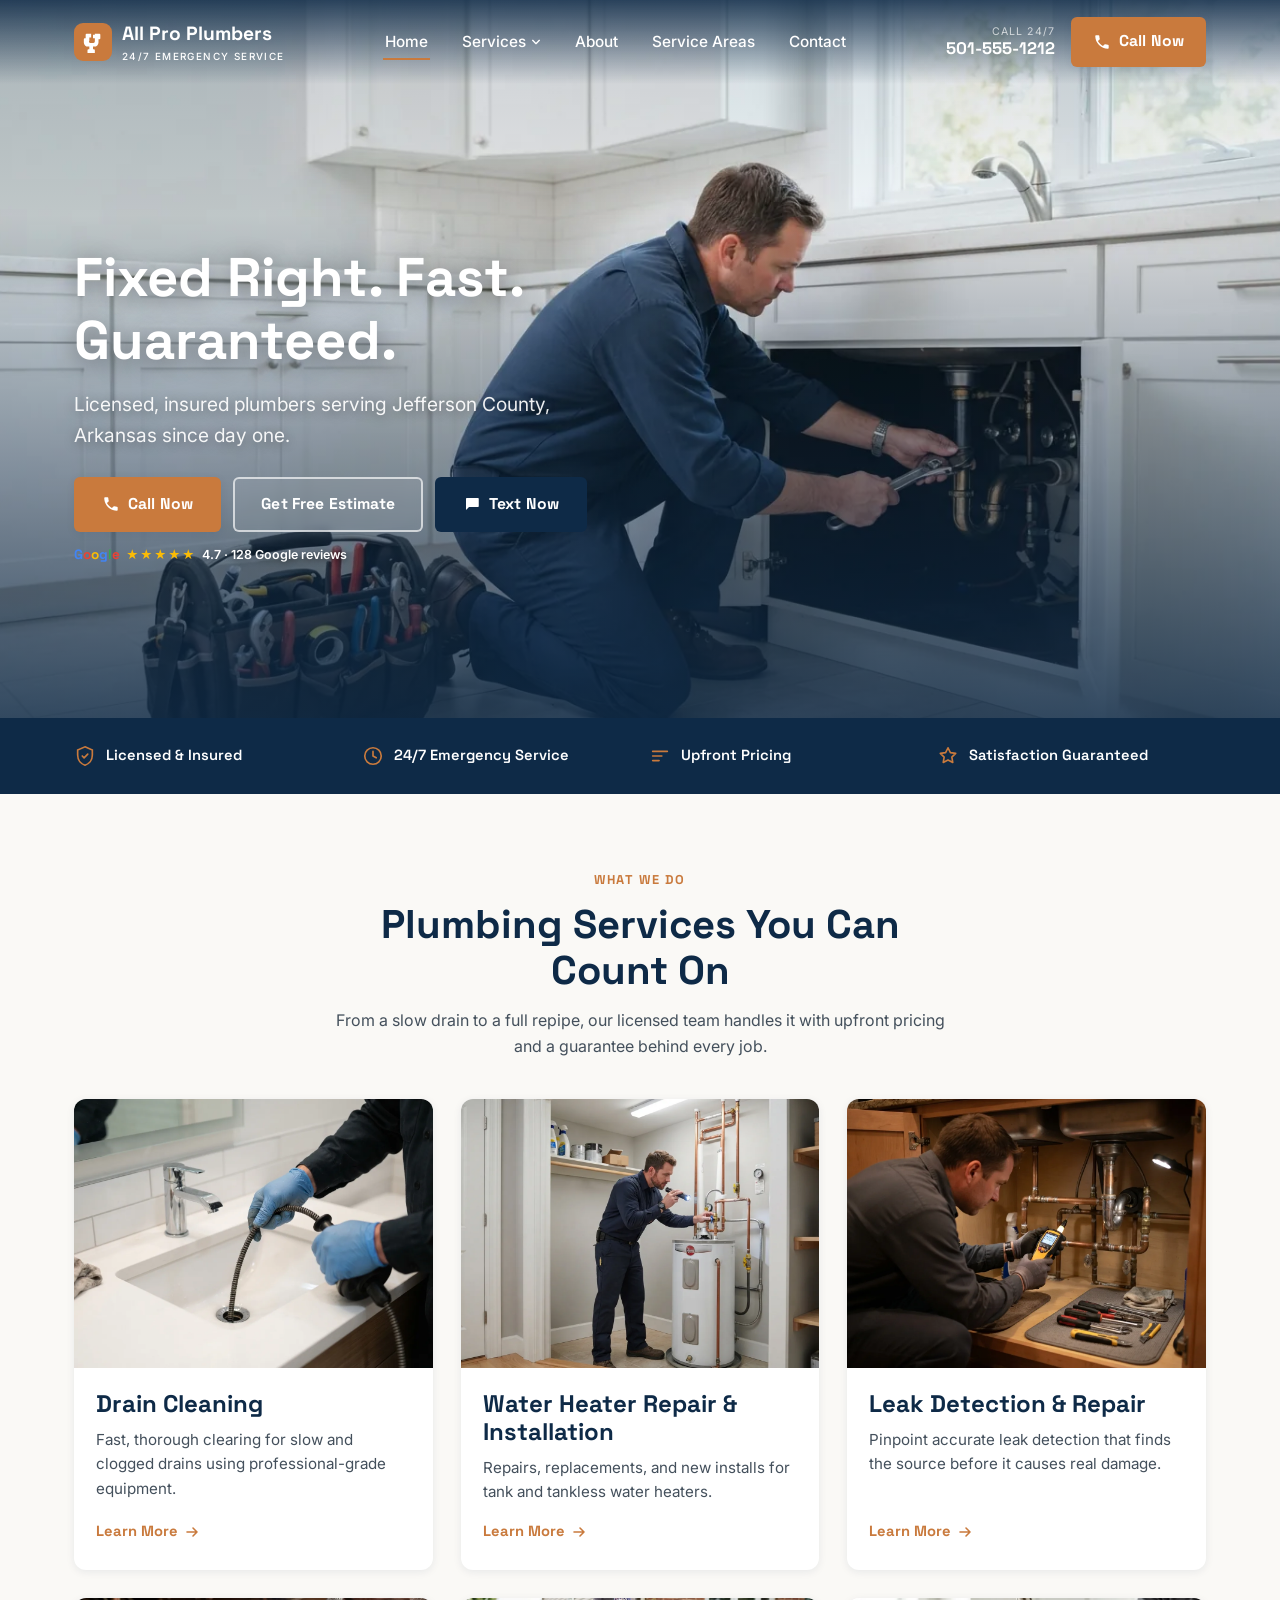
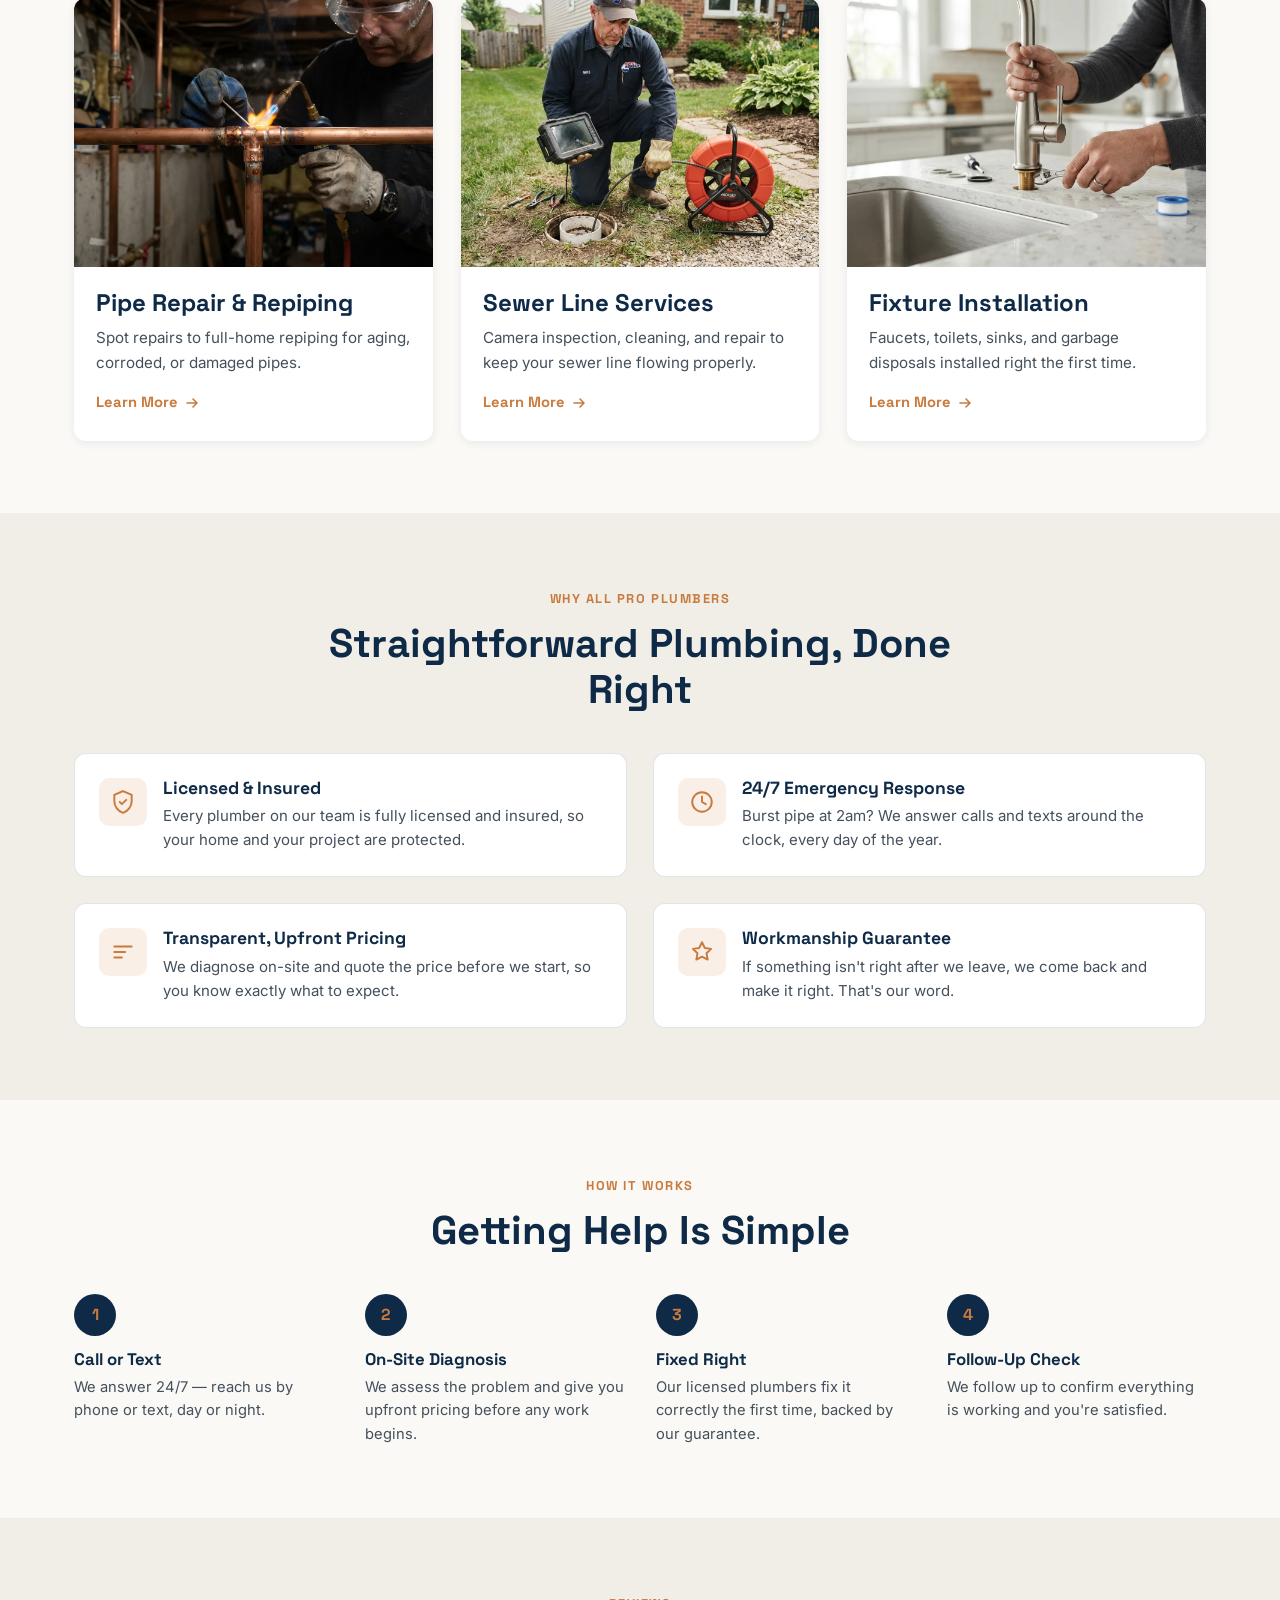
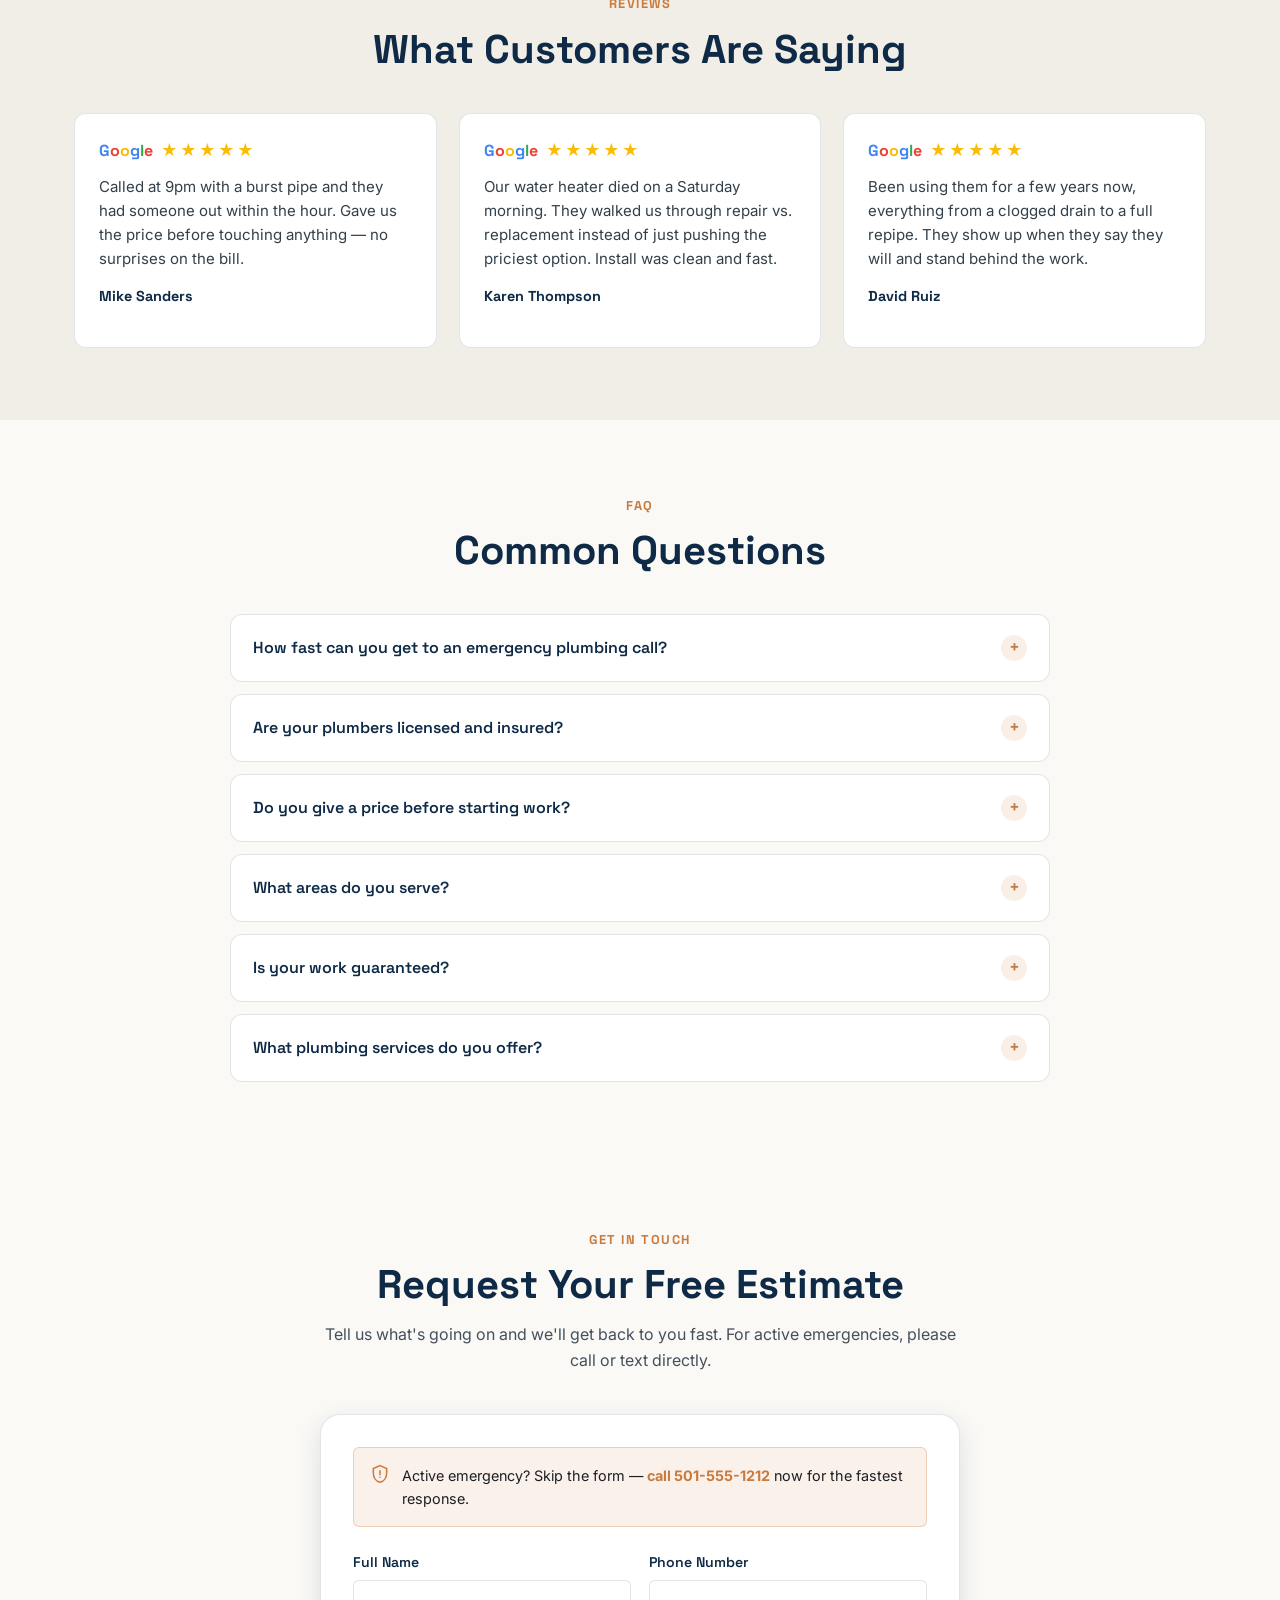
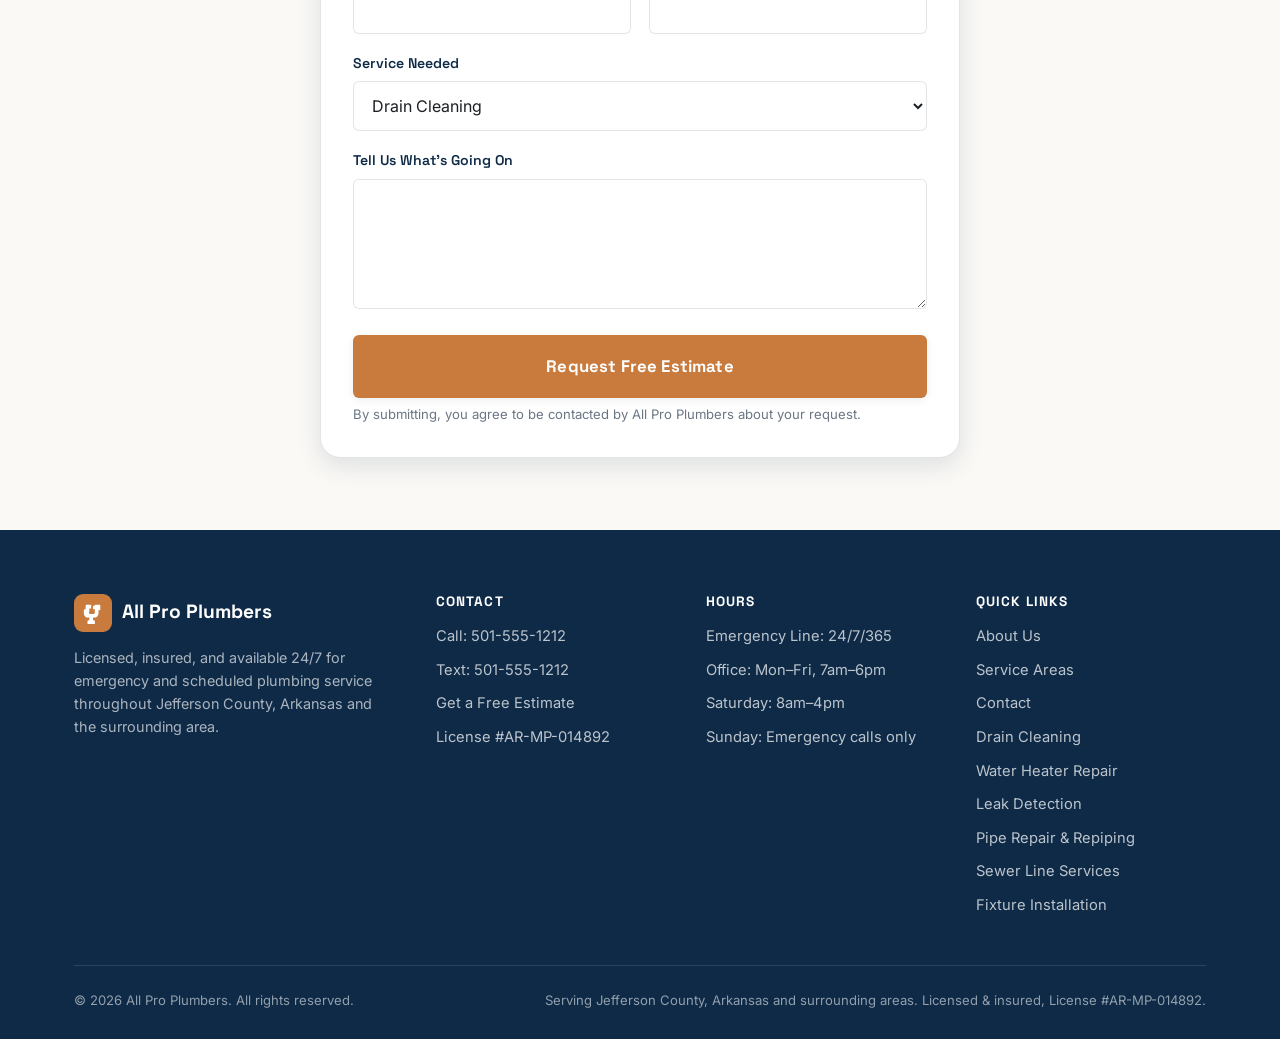
<file: index.html>
<!doctype html>
<html lang="en">
<head>
<meta charset="UTF-8">
<meta name="viewport" content="width=device-width, initial-scale=1">
<title>All Pro Plumbers | 24/7 Emergency Plumber in Jefferson County, Arkansas</title>
<meta name="description" content="Licensed, insured plumbers serving Jefferson County, Arkansas with 24/7 emergency response, upfront pricing, and a workmanship guarantee. Call now for fast, honest plumbing repair.">
<link rel="canonical" href="https://allproplumbersjc.com/index.html">
<meta name="robots" content="index, follow">

<meta property="og:type" content="website">
<meta property="og:site_name" content="All Pro Plumbers">
<meta property="og:title" content="All Pro Plumbers | 24/7 Emergency Plumber in Jefferson County, Arkansas">
<meta property="og:description" content="Licensed, insured plumbers serving Jefferson County, Arkansas with 24/7 emergency response, upfront pricing, and a workmanship guarantee.">
<meta property="og:url" content="https://allproplumbersjc.com/index.html">
<meta property="og:image" content="https://allproplumbersjc.com/assets/plumbers-hero-action.webp">
<meta name="twitter:card" content="summary_large_image">
<meta name="twitter:title" content="All Pro Plumbers | 24/7 Emergency Plumber in Jefferson County, Arkansas">
<meta name="twitter:description" content="Licensed, insured plumbers serving Jefferson County, Arkansas with 24/7 emergency response, upfront pricing, and a workmanship guarantee.">
<meta name="twitter:image" content="https://allproplumbersjc.com/assets/plumbers-hero-action.webp">

<link rel="icon" type="image/svg+xml" href="/assets/favicon.svg">
<link rel="preconnect" href="https://fonts.googleapis.com">
<link rel="preconnect" href="https://fonts.gstatic.com" crossorigin>
<link href="https://fonts.googleapis.com/css2?family=Space+Grotesk:wght@500;700&family=Inter:wght@400;500;600;700&display=swap" rel="stylesheet">
<link rel="stylesheet" href="/css/style.css">

<script type="application/ld+json">
{
  "@context": "https://schema.org",
  "@type": "Plumber",
  "name": "All Pro Plumbers",
  "image": "https://allproplumbersjc.com/assets/plumbers-hero-action.webp",
  "telephone": "501-555-1212",
  "priceRange": "$$",
  "address": {
    "@type": "PostalAddress",
    "addressLocality": "Jefferson County",
    "addressRegion": "Arkansas"
  },
  "areaServed": "Jefferson County, Arkansas",
  "url": "https://allproplumbersjc.com/index.html",
  "openingHoursSpecification": [
    {
      "@type": "OpeningHoursSpecification",
      "dayOfWeek": ["Monday","Tuesday","Wednesday","Thursday","Friday"],
      "opens": "07:00",
      "closes": "18:00"
    },
    {
      "@type": "OpeningHoursSpecification",
      "dayOfWeek": ["Saturday"],
      "opens": "08:00",
      "closes": "16:00"
    },
    {
      "@type": "OpeningHoursSpecification",
      "dayOfWeek": ["Sunday","Monday","Tuesday","Wednesday","Thursday","Friday","Saturday"],
      "description": "24/7 emergency service available",
      "opens": "00:00",
      "closes": "23:59"
    }
  ],
  "sameAs": []
}
</script>
<script type="application/ld+json">
{
  "@context": "https://schema.org",
  "@type": "FAQPage",
  "mainEntity": [
    {
      "@type": "Question",
      "name": "How fast can you get to an emergency plumbing call?",
      "acceptedAnswer": { "@type": "Answer", "text": "We answer calls and texts 24/7 and dispatch a licensed plumber to emergencies as quickly as possible, day or night, including weekends and holidays." }
    },
    {
      "@type": "Question",
      "name": "Are your plumbers licensed and insured?",
      "acceptedAnswer": { "@type": "Answer", "text": "Yes. Every plumber on our team is fully licensed and insured, and all work is backed by our workmanship guarantee." }
    },
    {
      "@type": "Question",
      "name": "Do you give a price before starting work?",
      "acceptedAnswer": { "@type": "Answer", "text": "Always. We diagnose the problem on-site and give you upfront pricing before any repair begins, so there are no surprises on your invoice." }
    },
    {
      "@type": "Question",
      "name": "What areas do you serve?",
      "acceptedAnswer": { "@type": "Answer", "text": "We serve Jefferson County, Arkansas and the surrounding communities. Visit our Service Areas page for a full list, or call to confirm we cover your address." }
    },
    {
      "@type": "Question",
      "name": "Is your work guaranteed?",
      "acceptedAnswer": { "@type": "Answer", "text": "Yes. Every repair and installation is backed by our workmanship guarantee, and we'll come back and make it right if something isn't working as it should." }
    },
    {
      "@type": "Question",
      "name": "What plumbing services do you offer?",
      "acceptedAnswer": { "@type": "Answer", "text": "We handle drain cleaning, water heater repair and installation, leak detection and repair, pipe repair and repiping, sewer line services, and fixture installation for faucets, toilets, sinks, and disposals." }
    }
  ]
}
</script>
</head>
<body>
<a class="skip-link" href="#main">Skip to content</a>
<div data-include="/partials/header.html"></div>

<main id="main">

  <section class="hero">
    <div class="hero-media">
      <img src="/assets/plumbers-hero-action.webp" alt="Licensed All Pro Plumbers technician repairing a pipe on a service call" width="1600" height="900" onerror="this.closest('.hero-media').style.display='none'">
    </div>
    <div class="container hero-content">
      <h1>Fixed Right. Fast. Guaranteed.</h1>
      <p class="hero-sub">Licensed, insured plumbers serving Jefferson County, Arkansas since day one.</p>
      <div class="hero-cta-row">
        <a class="btn btn-copper" href="tel:501-555-1212">
          <svg viewBox="0 0 24 24" fill="none" aria-hidden="true"><path d="M6.6 10.8c1.4 2.8 3.8 5.2 6.6 6.6l2.2-2.2c.3-.3.7-.4 1-.2 1.1.4 2.3.6 3.5.6.6 0 1 .4 1 1V20c0 .6-.4 1-1 1C10.9 21 3 13.1 3 3.9 3 3.4 3.4 3 4 3h3.4c.6 0 1 .4 1 1 0 1.2.2 2.4.6 3.5.1.3 0 .7-.2 1L6.6 10.8z" fill="currentColor"/></svg>
          Call Now
        </a>
        <a class="btn btn-outline-light" href="#contact-form">Get Free Estimate</a>
        <a class="btn btn-navy" href="sms:501-555-1212?&amp;body=Hi%2C%20I%20need%20plumbing%20help%3A">
          <svg viewBox="0 0 24 24" fill="none" aria-hidden="true"><path d="M4 4h16a1 1 0 0 1 1 1v10a1 1 0 0 1-1 1H8l-4 4V5a1 1 0 0 1 1-1z" fill="currentColor"/></svg>
          Text Now
        </a>
      </div>
      <div class="hero-reviews">
        <span class="g-logo" aria-hidden="true"><span class="g1">G</span><span class="g2">o</span><span class="g3">o</span><span class="g4">g</span><span class="g5">l</span><span class="g6">e</span></span>
        <span class="stars" aria-hidden="true">★★★★★</span>
        <span class="rev-text">4.7 &middot; 128 Google reviews</span>
      </div>
    </div>
  </section>

  <section class="trust-bar">
    <div class="container">
      <ul>
        <li><svg viewBox="0 0 24 24" fill="none" aria-hidden="true"><path d="M12 2l8 3.5V11c0 5.2-3.4 9.6-8 11-4.6-1.4-8-5.8-8-11V5.5L12 2z" stroke="currentColor" stroke-width="1.8"/><path d="M9 12l2 2 4-4" stroke="currentColor" stroke-width="1.8" stroke-linecap="round" stroke-linejoin="round"/></svg>Licensed &amp; Insured</li>
        <li><svg viewBox="0 0 24 24" fill="none" aria-hidden="true"><circle cx="12" cy="12" r="9" stroke="currentColor" stroke-width="1.8"/><path d="M12 7v5l3.5 2" stroke="currentColor" stroke-width="1.8" stroke-linecap="round" stroke-linejoin="round"/></svg>24/7 Emergency Service</li>
        <li><svg viewBox="0 0 24 24" fill="none" aria-hidden="true"><path d="M4 7h16M4 12h10M4 17h7" stroke="currentColor" stroke-width="1.8" stroke-linecap="round"/></svg>Upfront Pricing</li>
        <li><svg viewBox="0 0 24 24" fill="none" aria-hidden="true"><path d="M12 3l2.6 5.3 5.8.8-4.2 4.1 1 5.8-5.2-2.7-5.2 2.7 1-5.8-4.2-4.1 5.8-.8L12 3z" stroke="currentColor" stroke-width="1.8" stroke-linejoin="round"/></svg>Satisfaction Guaranteed</li>
      </ul>
    </div>
  </section>

  <section id="services">
    <div class="container">
      <div class="section-head center">
        <span class="eyebrow">What We Do</span>
        <h2>Plumbing Services You Can Count On</h2>
        <p>From a slow drain to a full repipe, our licensed team handles it with upfront pricing and a guarantee behind every job.</p>
      </div>
      <div class="services-grid">

        <article class="service-card">
          <div class="service-card-media"><img src="/assets/plumbers-service-drain-cleaning.webp" alt="Plumber performing drain cleaning service" width="640" height="480" loading="lazy"></div>
          <div class="service-card-body">
            <h3>Drain Cleaning</h3>
            <p>Fast, thorough clearing for slow and clogged drains using professional-grade equipment.</p>
            <a class="service-card-link" href="/services/drain-cleaning.html">Learn More <svg viewBox="0 0 16 16" fill="none" aria-hidden="true"><path d="M3 8h10M9 4l4 4-4 4" stroke="currentColor" stroke-width="1.6" stroke-linecap="round" stroke-linejoin="round"/></svg></a>
          </div>
        </article>

        <article class="service-card">
          <div class="service-card-media"><img src="/assets/plumbers-service-water-heater.webp" alt="Plumber servicing a residential water heater" width="640" height="480" loading="lazy"></div>
          <div class="service-card-body">
            <h3>Water Heater Repair &amp; Installation</h3>
            <p>Repairs, replacements, and new installs for tank and tankless water heaters.</p>
            <a class="service-card-link" href="/services/water-heater-repair-installation.html">Learn More <svg viewBox="0 0 16 16" fill="none" aria-hidden="true"><path d="M3 8h10M9 4l4 4-4 4" stroke="currentColor" stroke-width="1.6" stroke-linecap="round" stroke-linejoin="round"/></svg></a>
          </div>
        </article>

        <article class="service-card">
          <div class="service-card-media"><img src="/assets/plumbers-service-leak-detection.webp" alt="Plumber using leak detection equipment" width="640" height="480" loading="lazy"></div>
          <div class="service-card-body">
            <h3>Leak Detection &amp; Repair</h3>
            <p>Pinpoint accurate leak detection that finds the source before it causes real damage.</p>
            <a class="service-card-link" href="/services/leak-detection-repair.html">Learn More <svg viewBox="0 0 16 16" fill="none" aria-hidden="true"><path d="M3 8h10M9 4l4 4-4 4" stroke="currentColor" stroke-width="1.6" stroke-linecap="round" stroke-linejoin="round"/></svg></a>
          </div>
        </article>

        <article class="service-card">
          <div class="service-card-media"><img src="/assets/plumbers-service-pipe-repair.webp" alt="Plumber repairing a section of copper pipe" width="640" height="480" loading="lazy"></div>
          <div class="service-card-body">
            <h3>Pipe Repair &amp; Repiping</h3>
            <p>Spot repairs to full-home repiping for aging, corroded, or damaged pipes.</p>
            <a class="service-card-link" href="/services/pipe-repair-repiping.html">Learn More <svg viewBox="0 0 16 16" fill="none" aria-hidden="true"><path d="M3 8h10M9 4l4 4-4 4" stroke="currentColor" stroke-width="1.6" stroke-linecap="round" stroke-linejoin="round"/></svg></a>
          </div>
        </article>

        <article class="service-card">
          <div class="service-card-media"><img src="/assets/plumbers-service-sewer-line.webp" alt="Plumber inspecting a sewer line" width="640" height="480" loading="lazy"></div>
          <div class="service-card-body">
            <h3>Sewer Line Services</h3>
            <p>Camera inspection, cleaning, and repair to keep your sewer line flowing properly.</p>
            <a class="service-card-link" href="/services/sewer-line-services.html">Learn More <svg viewBox="0 0 16 16" fill="none" aria-hidden="true"><path d="M3 8h10M9 4l4 4-4 4" stroke="currentColor" stroke-width="1.6" stroke-linecap="round" stroke-linejoin="round"/></svg></a>
          </div>
        </article>

        <article class="service-card">
          <div class="service-card-media"><img src="/assets/plumbers-service-fixture-install.webp" alt="Plumber installing a bathroom fixture" width="640" height="480" loading="lazy"></div>
          <div class="service-card-body">
            <h3>Fixture Installation</h3>
            <p>Faucets, toilets, sinks, and garbage disposals installed right the first time.</p>
            <a class="service-card-link" href="/services/fixture-installation.html">Learn More <svg viewBox="0 0 16 16" fill="none" aria-hidden="true"><path d="M3 8h10M9 4l4 4-4 4" stroke="currentColor" stroke-width="1.6" stroke-linecap="round" stroke-linejoin="round"/></svg></a>
          </div>
        </article>

      </div>
    </div>
  </section>

  <section class="section-alt">
    <div class="container">
      <div class="section-head center">
        <span class="eyebrow">Why All Pro Plumbers</span>
        <h2>Straightforward Plumbing, Done Right</h2>
      </div>
      <div class="why-grid">
        <div class="why-card">
          <span class="icon"><svg viewBox="0 0 24 24" fill="none" aria-hidden="true"><path d="M12 2l8 3.5V11c0 5.2-3.4 9.6-8 11-4.6-1.4-8-5.8-8-11V5.5L12 2z" stroke="currentColor" stroke-width="1.8"/><path d="M9 12l2 2 4-4" stroke="currentColor" stroke-width="1.8" stroke-linecap="round" stroke-linejoin="round"/></svg></span>
          <div>
            <h3>Licensed &amp; Insured</h3>
            <p>Every plumber on our team is fully licensed and insured, so your home and your project are protected.</p>
          </div>
        </div>
        <div class="why-card">
          <span class="icon"><svg viewBox="0 0 24 24" fill="none" aria-hidden="true"><circle cx="12" cy="12" r="9" stroke="currentColor" stroke-width="1.8"/><path d="M12 7v5l3.5 2" stroke="currentColor" stroke-width="1.8" stroke-linecap="round" stroke-linejoin="round"/></svg></span>
          <div>
            <h3>24/7 Emergency Response</h3>
            <p>Burst pipe at 2am? We answer calls and texts around the clock, every day of the year.</p>
          </div>
        </div>
        <div class="why-card">
          <span class="icon"><svg viewBox="0 0 24 24" fill="none" aria-hidden="true"><path d="M4 7h16M4 12h10M4 17h7" stroke="currentColor" stroke-width="1.8" stroke-linecap="round"/></svg></span>
          <div>
            <h3>Transparent, Upfront Pricing</h3>
            <p>We diagnose on-site and quote the price before we start, so you know exactly what to expect.</p>
          </div>
        </div>
        <div class="why-card">
          <span class="icon"><svg viewBox="0 0 24 24" fill="none" aria-hidden="true"><path d="M12 3l2.6 5.3 5.8.8-4.2 4.1 1 5.8-5.2-2.7-5.2 2.7 1-5.8-4.2-4.1 5.8-.8L12 3z" stroke="currentColor" stroke-width="1.8" stroke-linejoin="round"/></svg></span>
          <div>
            <h3>Workmanship Guarantee</h3>
            <p>If something isn't right after we leave, we come back and make it right. That's our word.</p>
          </div>
        </div>
      </div>
    </div>
  </section>

  <section>
    <div class="container">
      <div class="section-head center">
        <span class="eyebrow">How It Works</span>
        <h2>Getting Help Is Simple</h2>
      </div>
      <div class="process-strip">
        <div class="process-step">
          <span class="num">1</span>
          <h3>Call or Text</h3>
          <p>We answer 24/7 — reach us by phone or text, day or night.</p>
        </div>
        <div class="process-step">
          <span class="num">2</span>
          <h3>On-Site Diagnosis</h3>
          <p>We assess the problem and give you upfront pricing before any work begins.</p>
        </div>
        <div class="process-step">
          <span class="num">3</span>
          <h3>Fixed Right</h3>
          <p>Our licensed plumbers fix it correctly the first time, backed by our guarantee.</p>
        </div>
        <div class="process-step">
          <span class="num">4</span>
          <h3>Follow-Up Check</h3>
          <p>We follow up to confirm everything is working and you're satisfied.</p>
        </div>
      </div>
    </div>
  </section>

  <section class="section-alt">
    <div class="container">
      <div class="section-head center">
        <span class="eyebrow">Reviews</span>
        <h2>What Customers Are Saying</h2>
      </div>
      <div class="reviews-grid">
        <!-- DEMO CONTENT: sample review for pitch purposes — swap in a real, verbatim Google review before this site goes live -->
        <div class="review-card">
          <span class="rating-line"><span class="g-logo" aria-hidden="true"><span class="g1">G</span><span class="g2">o</span><span class="g3">o</span><span class="g4">g</span><span class="g5">l</span><span class="g6">e</span></span><span class="stars" aria-hidden="true">★★★★★</span></span>
          <p>Called at 9pm with a burst pipe and they had someone out within the hour. Gave us the price before touching anything — no surprises on the bill.</p>
          <p class="author">Mike Sanders</p>
        </div>
        <!-- DEMO CONTENT: sample review for pitch purposes — swap in a real, verbatim Google review before this site goes live -->
        <div class="review-card">
          <span class="rating-line"><span class="g-logo" aria-hidden="true"><span class="g1">G</span><span class="g2">o</span><span class="g3">o</span><span class="g4">g</span><span class="g5">l</span><span class="g6">e</span></span><span class="stars" aria-hidden="true">★★★★★</span></span>
          <p>Our water heater died on a Saturday morning. They walked us through repair vs. replacement instead of just pushing the priciest option. Install was clean and fast.</p>
          <p class="author">Karen Thompson</p>
        </div>
        <!-- DEMO CONTENT: sample review for pitch purposes — swap in a real, verbatim Google review before this site goes live -->
        <div class="review-card">
          <span class="rating-line"><span class="g-logo" aria-hidden="true"><span class="g1">G</span><span class="g2">o</span><span class="g3">o</span><span class="g4">g</span><span class="g5">l</span><span class="g6">e</span></span><span class="stars" aria-hidden="true">★★★★★</span></span>
          <p>Been using them for a few years now, everything from a clogged drain to a full repipe. They show up when they say they will and stand behind the work.</p>
          <p class="author">David Ruiz</p>
        </div>
      </div>
    </div>
  </section>

  <section>
    <div class="container">
      <div class="section-head center">
        <span class="eyebrow">FAQ</span>
        <h2>Common Questions</h2>
      </div>
      <div class="faq-list">
        <div class="faq-item">
          <button class="faq-question" aria-expanded="false">How fast can you get to an emergency plumbing call?<span class="plus">+</span></button>
          <div class="faq-answer"><div class="faq-answer-inner">We answer calls and texts 24/7 and dispatch a licensed plumber to emergencies as quickly as possible, day or night, including weekends and holidays.</div></div>
        </div>
        <div class="faq-item">
          <button class="faq-question" aria-expanded="false">Are your plumbers licensed and insured?<span class="plus">+</span></button>
          <div class="faq-answer"><div class="faq-answer-inner">Yes. Every plumber on our team is fully licensed and insured, and all work is backed by our workmanship guarantee.</div></div>
        </div>
        <div class="faq-item">
          <button class="faq-question" aria-expanded="false">Do you give a price before starting work?<span class="plus">+</span></button>
          <div class="faq-answer"><div class="faq-answer-inner">Always. We diagnose the problem on-site and give you upfront pricing before any repair begins, so there are no surprises on your invoice.</div></div>
        </div>
        <div class="faq-item">
          <button class="faq-question" aria-expanded="false">What areas do you serve?<span class="plus">+</span></button>
          <div class="faq-answer"><div class="faq-answer-inner">We serve Jefferson County, Arkansas and the surrounding communities. Visit our <a href="/service-areas.html">Service Areas</a> page for a full list, or call to confirm we cover your address.</div></div>
        </div>
        <div class="faq-item">
          <button class="faq-question" aria-expanded="false">Is your work guaranteed?<span class="plus">+</span></button>
          <div class="faq-answer"><div class="faq-answer-inner">Yes. Every repair and installation is backed by our workmanship guarantee, and we'll come back and make it right if something isn't working as it should.</div></div>
        </div>
        <div class="faq-item">
          <button class="faq-question" aria-expanded="false">What plumbing services do you offer?<span class="plus">+</span></button>
          <div class="faq-answer"><div class="faq-answer-inner">We handle drain cleaning, water heater repair and installation, leak detection and repair, pipe repair and repiping, sewer line services, and fixture installation for faucets, toilets, sinks, and disposals.</div></div>
        </div>
      </div>
    </div>
  </section>

  <section id="contact-form">
    <div class="container">
      <div class="section-head center">
        <span class="eyebrow">Get In Touch</span>
        <h2>Request Your Free Estimate</h2>
        <p>Tell us what's going on and we'll get back to you fast. For active emergencies, please call or text directly.</p>
      </div>
      <div class="form-card" style="max-width:640px;margin:0 auto;">
        <div class="form-emergency-note">
          <svg viewBox="0 0 24 24" fill="none" aria-hidden="true"><path d="M12 2l8 3.5V11c0 5.2-3.4 9.6-8 11-4.6-1.4-8-5.8-8-11V5.5L12 2z" stroke="currentColor" stroke-width="1.8"/><path d="M12 8v5M12 16h.01" stroke="currentColor" stroke-width="1.8" stroke-linecap="round"/></svg>
          <span>Active emergency? Skip the form — <a href="tel:501-555-1212" style="color:var(--color-copper);font-weight:700;">call 501-555-1212</a> now for the fastest response.</span>
        </div>
        <form action="#" method="POST">
          <div class="form-row-grid two">
            <div class="form-row">
              <label for="name">Full Name</label>
              <input type="text" id="name" name="name" required>
            </div>
            <div class="form-row">
              <label for="phone">Phone Number</label>
              <input type="tel" id="phone" name="phone" required>
            </div>
          </div>
          <div class="form-row">
            <label for="service">Service Needed</label>
            <select id="service" name="service">
              <option>Drain Cleaning</option>
              <option>Water Heater Repair & Installation</option>
              <option>Leak Detection & Repair</option>
              <option>Pipe Repair & Repiping</option>
              <option>Sewer Line Services</option>
              <option>Fixture Installation</option>
              <option>Other / Not Sure</option>
            </select>
          </div>
          <div class="form-row">
            <label for="message">Tell Us What's Going On</label>
            <textarea id="message" name="message" rows="4"></textarea>
          </div>
          <button type="submit" class="btn btn-copper btn-block btn-lg">Request Free Estimate</button>
          <p class="form-note">By submitting, you agree to be contacted by All Pro Plumbers about your request.</p>
        </form>
      </div>
    </div>
  </section>

</main>

<div data-include="/partials/footer.html"></div>
<script src="/js/main.js"></script>
</body>
</html>
</file>
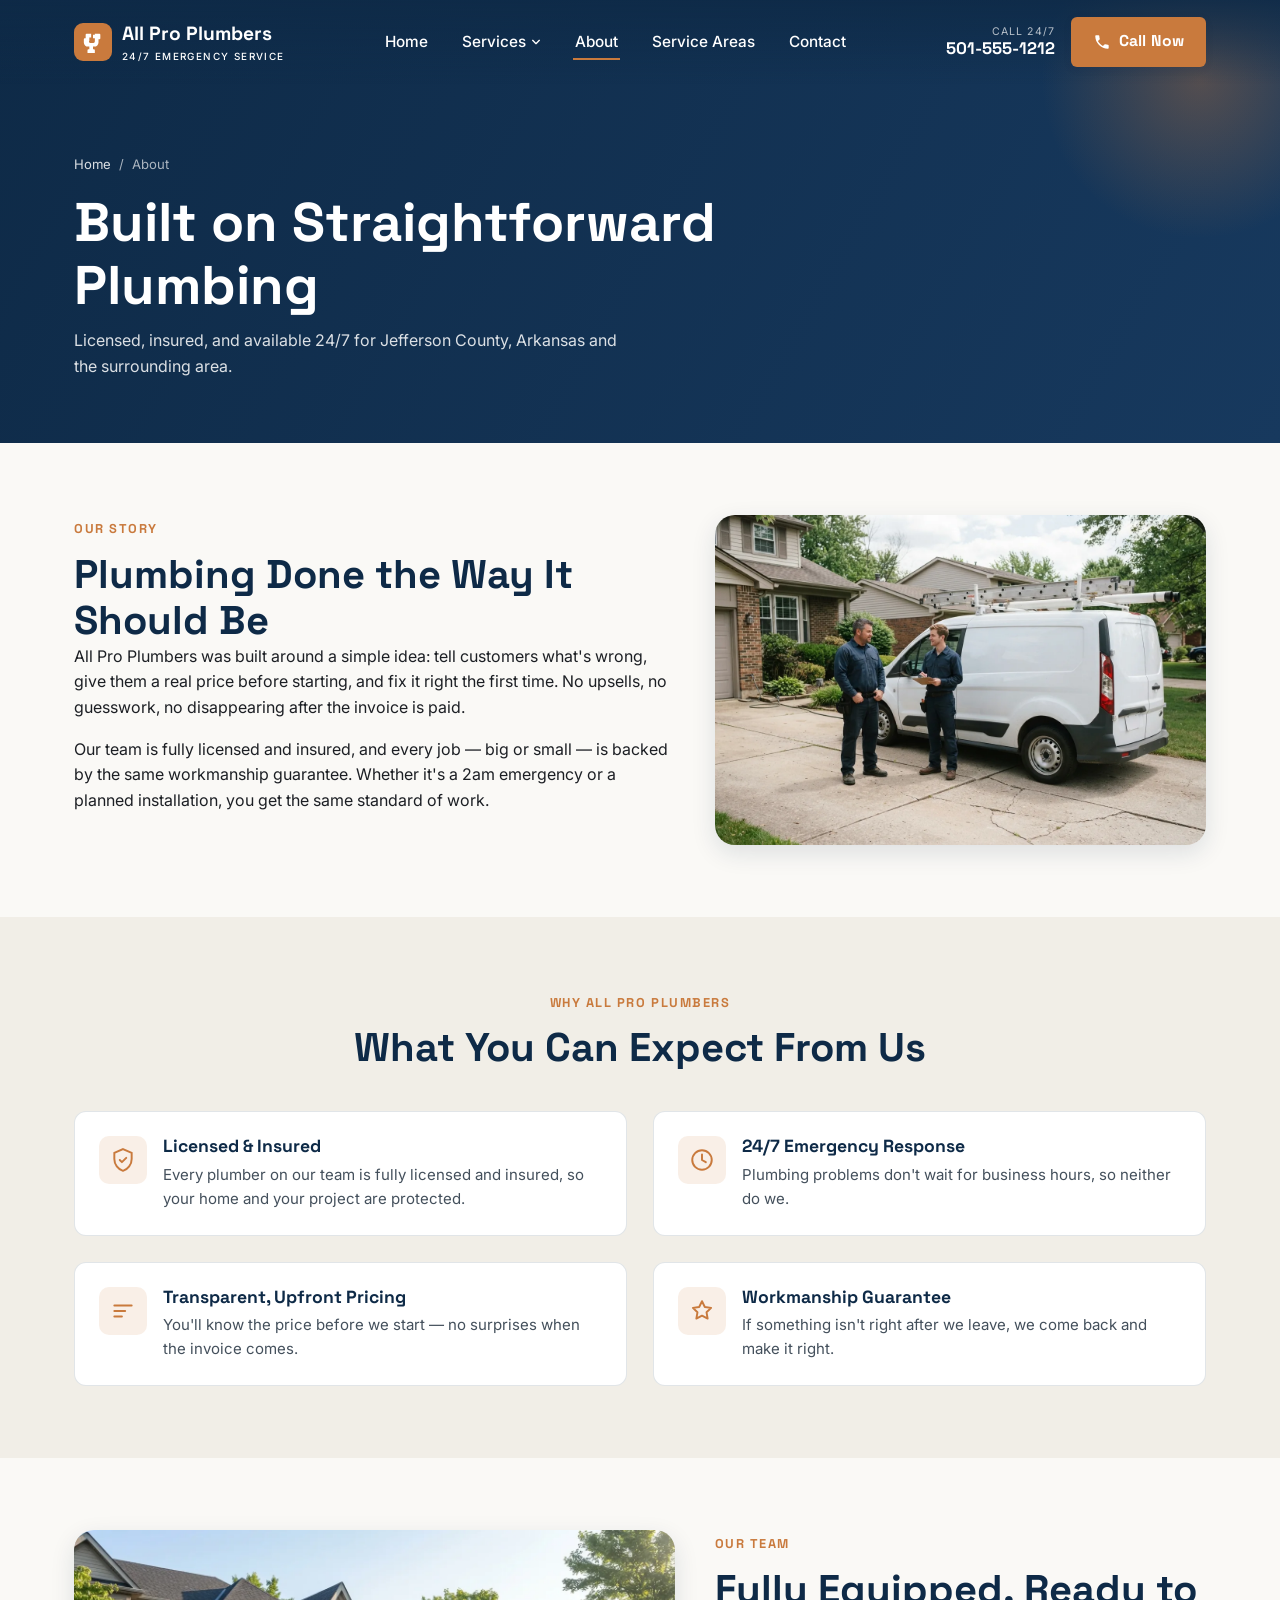
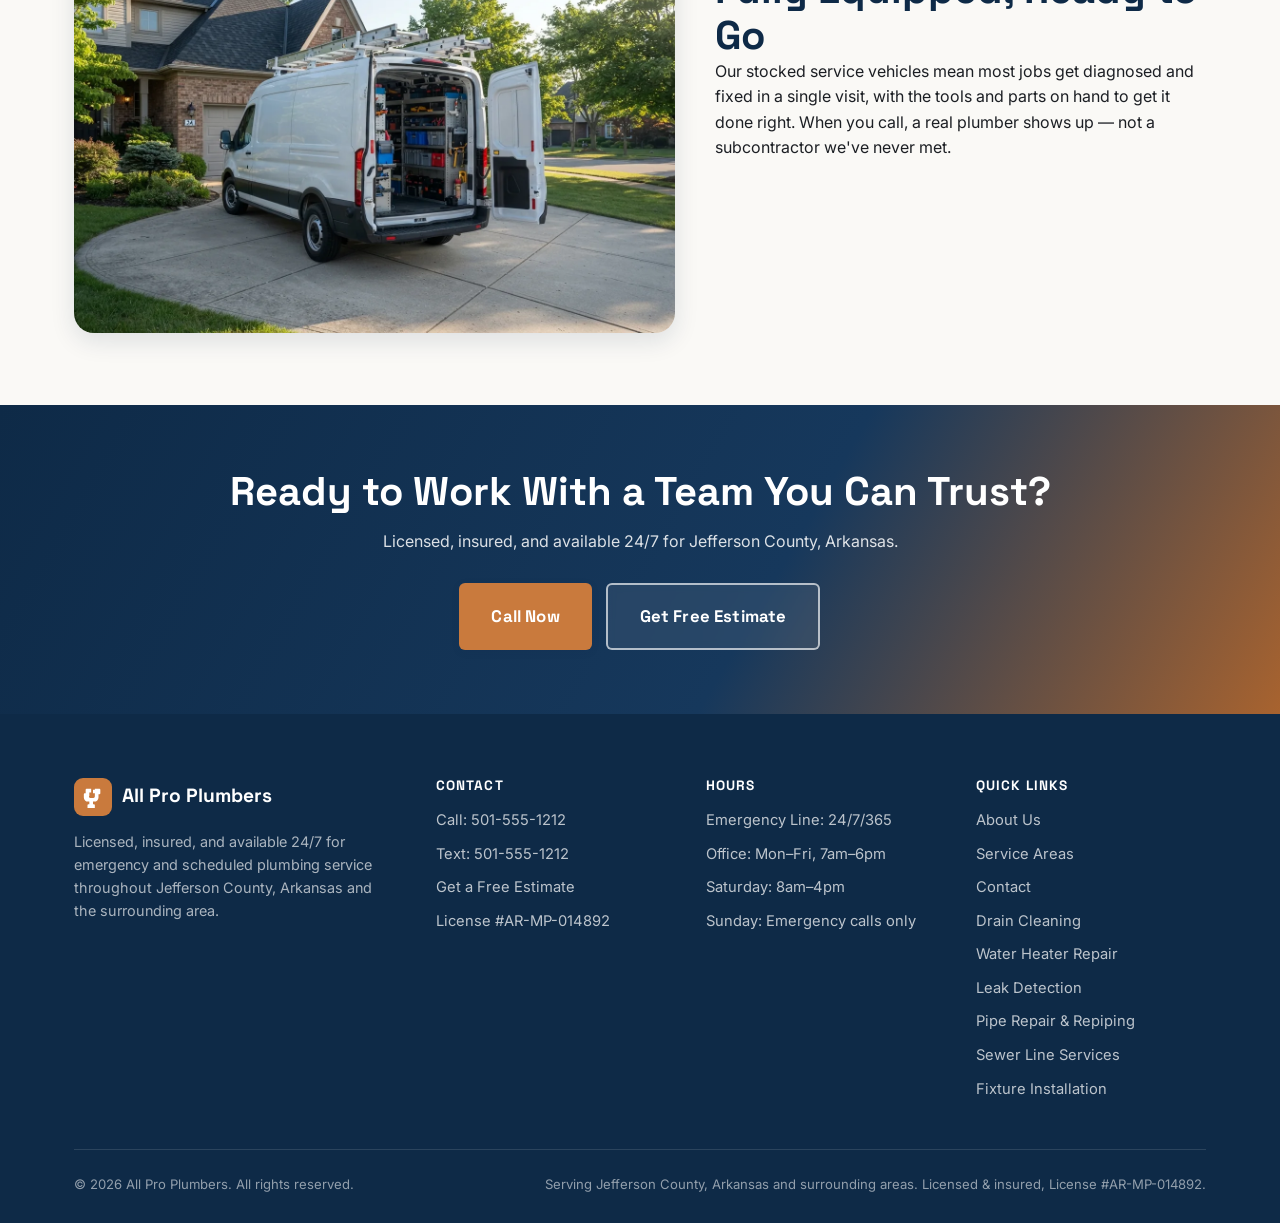
<file: about.html>
<!doctype html>
<html lang="en">
<head>
<meta charset="UTF-8">
<meta name="viewport" content="width=device-width, initial-scale=1">
<title>About Us | All Pro Plumbers in Jefferson County, Arkansas</title>
<meta name="description" content="Meet All Pro Plumbers — a licensed, insured plumbing team serving Jefferson County, Arkansas with 24/7 emergency service, upfront pricing, and a workmanship guarantee.">
<link rel="canonical" href="https://allproplumbersjc.com/about.html">
<meta name="robots" content="index, follow">

<meta property="og:type" content="website">
<meta property="og:site_name" content="All Pro Plumbers">
<meta property="og:title" content="About Us | All Pro Plumbers in Jefferson County, Arkansas">
<meta property="og:description" content="Meet All Pro Plumbers — a licensed, insured plumbing team serving Jefferson County, Arkansas with 24/7 emergency service.">
<meta property="og:url" content="https://allproplumbersjc.com/about.html">
<meta property="og:image" content="https://allproplumbersjc.com/assets/plumbers-team-photo.webp">
<meta name="twitter:card" content="summary_large_image">
<meta name="twitter:title" content="About Us | All Pro Plumbers in Jefferson County, Arkansas">
<meta name="twitter:description" content="Meet All Pro Plumbers — a licensed, insured plumbing team serving Jefferson County, Arkansas with 24/7 emergency service.">
<meta name="twitter:image" content="https://allproplumbersjc.com/assets/plumbers-team-photo.webp">

<link rel="icon" type="image/svg+xml" href="/assets/favicon.svg">
<link rel="preconnect" href="https://fonts.googleapis.com">
<link rel="preconnect" href="https://fonts.gstatic.com" crossorigin>
<link href="https://fonts.googleapis.com/css2?family=Space+Grotesk:wght@500;700&family=Inter:wght@400;500;600;700&display=swap" rel="stylesheet">
<link rel="stylesheet" href="/css/style.css">

<script type="application/ld+json">
{
  "@context": "https://schema.org",
  "@type": "Plumber",
  "name": "All Pro Plumbers",
  "telephone": "501-555-1212",
  "address": { "@type": "PostalAddress", "addressLocality": "Jefferson County", "addressRegion": "Arkansas" },
  "areaServed": "Jefferson County, Arkansas",
  "url": "https://allproplumbersjc.com/about.html"
}
</script>
</head>
<body>
<a class="skip-link" href="#main">Skip to content</a>
<div data-include="/partials/header.html"></div>

<main id="main">

  <section class="page-banner">
    <div class="container">
      <nav class="breadcrumb" aria-label="Breadcrumb"><a href="/index.html">Home</a><span>/</span><span>About</span></nav>
      <h1>Built on Straightforward Plumbing</h1>
      <p>Licensed, insured, and available 24/7 for Jefferson County, Arkansas and the surrounding area.</p>
    </div>
  </section>

  <section>
    <div class="container two-col">
      <div>
        <span class="eyebrow">Our Story</span>
        <h2>Plumbing Done the Way It Should Be</h2>
        <p>All Pro Plumbers was built around a simple idea: tell customers what's wrong, give them a real price before starting, and fix it right the first time. No upsells, no guesswork, no disappearing after the invoice is paid.</p>
        <p style="margin-top:16px;">Our team is fully licensed and insured, and every job — big or small — is backed by the same workmanship guarantee. Whether it's a 2am emergency or a planned installation, you get the same standard of work.</p>
      </div>
      <div>
        <img src="/assets/plumbers-team-photo.webp" alt="The All Pro Plumbers team" width="640" height="429" loading="lazy">
      </div>
    </div>
  </section>

  <section class="section-alt">
    <div class="container">
      <div class="section-head center">
        <span class="eyebrow">Why All Pro Plumbers</span>
        <h2>What You Can Expect From Us</h2>
      </div>
      <div class="why-grid">
        <div class="why-card">
          <span class="icon"><svg viewBox="0 0 24 24" fill="none" aria-hidden="true"><path d="M12 2l8 3.5V11c0 5.2-3.4 9.6-8 11-4.6-1.4-8-5.8-8-11V5.5L12 2z" stroke="currentColor" stroke-width="1.8"/><path d="M9 12l2 2 4-4" stroke="currentColor" stroke-width="1.8" stroke-linecap="round" stroke-linejoin="round"/></svg></span>
          <div>
            <h3>Licensed &amp; Insured</h3>
            <p>Every plumber on our team is fully licensed and insured, so your home and your project are protected.</p>
          </div>
        </div>
        <div class="why-card">
          <span class="icon"><svg viewBox="0 0 24 24" fill="none" aria-hidden="true"><circle cx="12" cy="12" r="9" stroke="currentColor" stroke-width="1.8"/><path d="M12 7v5l3.5 2" stroke="currentColor" stroke-width="1.8" stroke-linecap="round" stroke-linejoin="round"/></svg></span>
          <div>
            <h3>24/7 Emergency Response</h3>
            <p>Plumbing problems don't wait for business hours, so neither do we.</p>
          </div>
        </div>
        <div class="why-card">
          <span class="icon"><svg viewBox="0 0 24 24" fill="none" aria-hidden="true"><path d="M4 7h16M4 12h10M4 17h7" stroke="currentColor" stroke-width="1.8" stroke-linecap="round"/></svg></span>
          <div>
            <h3>Transparent, Upfront Pricing</h3>
            <p>You'll know the price before we start — no surprises when the invoice comes.</p>
          </div>
        </div>
        <div class="why-card">
          <span class="icon"><svg viewBox="0 0 24 24" fill="none" aria-hidden="true"><path d="M12 3l2.6 5.3 5.8.8-4.2 4.1 1 5.8-5.2-2.7-5.2 2.7 1-5.8-4.2-4.1 5.8-.8L12 3z" stroke="currentColor" stroke-width="1.8" stroke-linejoin="round"/></svg></span>
          <div>
            <h3>Workmanship Guarantee</h3>
            <p>If something isn't right after we leave, we come back and make it right.</p>
          </div>
        </div>
      </div>
    </div>
  </section>

  <section>
    <div class="container two-col">
      <div>
        <img src="/assets/plumbers-van-fleet.webp" alt="All Pro Plumbers service vehicles" width="640" height="429" loading="lazy">
      </div>
      <div>
        <span class="eyebrow">Our Team</span>
        <h2>Fully Equipped, Ready to Go</h2>
        <p>Our stocked service vehicles mean most jobs get diagnosed and fixed in a single visit, with the tools and parts on hand to get it done right. When you call, a real plumber shows up — not a subcontractor we've never met.</p>
      </div>
    </div>
  </section>

  <section class="cta-band">
    <div class="container">
      <h2>Ready to Work With a Team You Can Trust?</h2>
      <p>Licensed, insured, and available 24/7 for Jefferson County, Arkansas.</p>
      <div class="btn-row">
        <a class="btn btn-copper btn-lg" href="tel:501-555-1212">Call Now</a>
        <a class="btn btn-outline-light btn-lg" href="/contact.html">Get Free Estimate</a>
      </div>
    </div>
  </section>

</main>

<div data-include="/partials/footer.html"></div>
<script src="/js/main.js"></script>
</body>
</html>
</file>
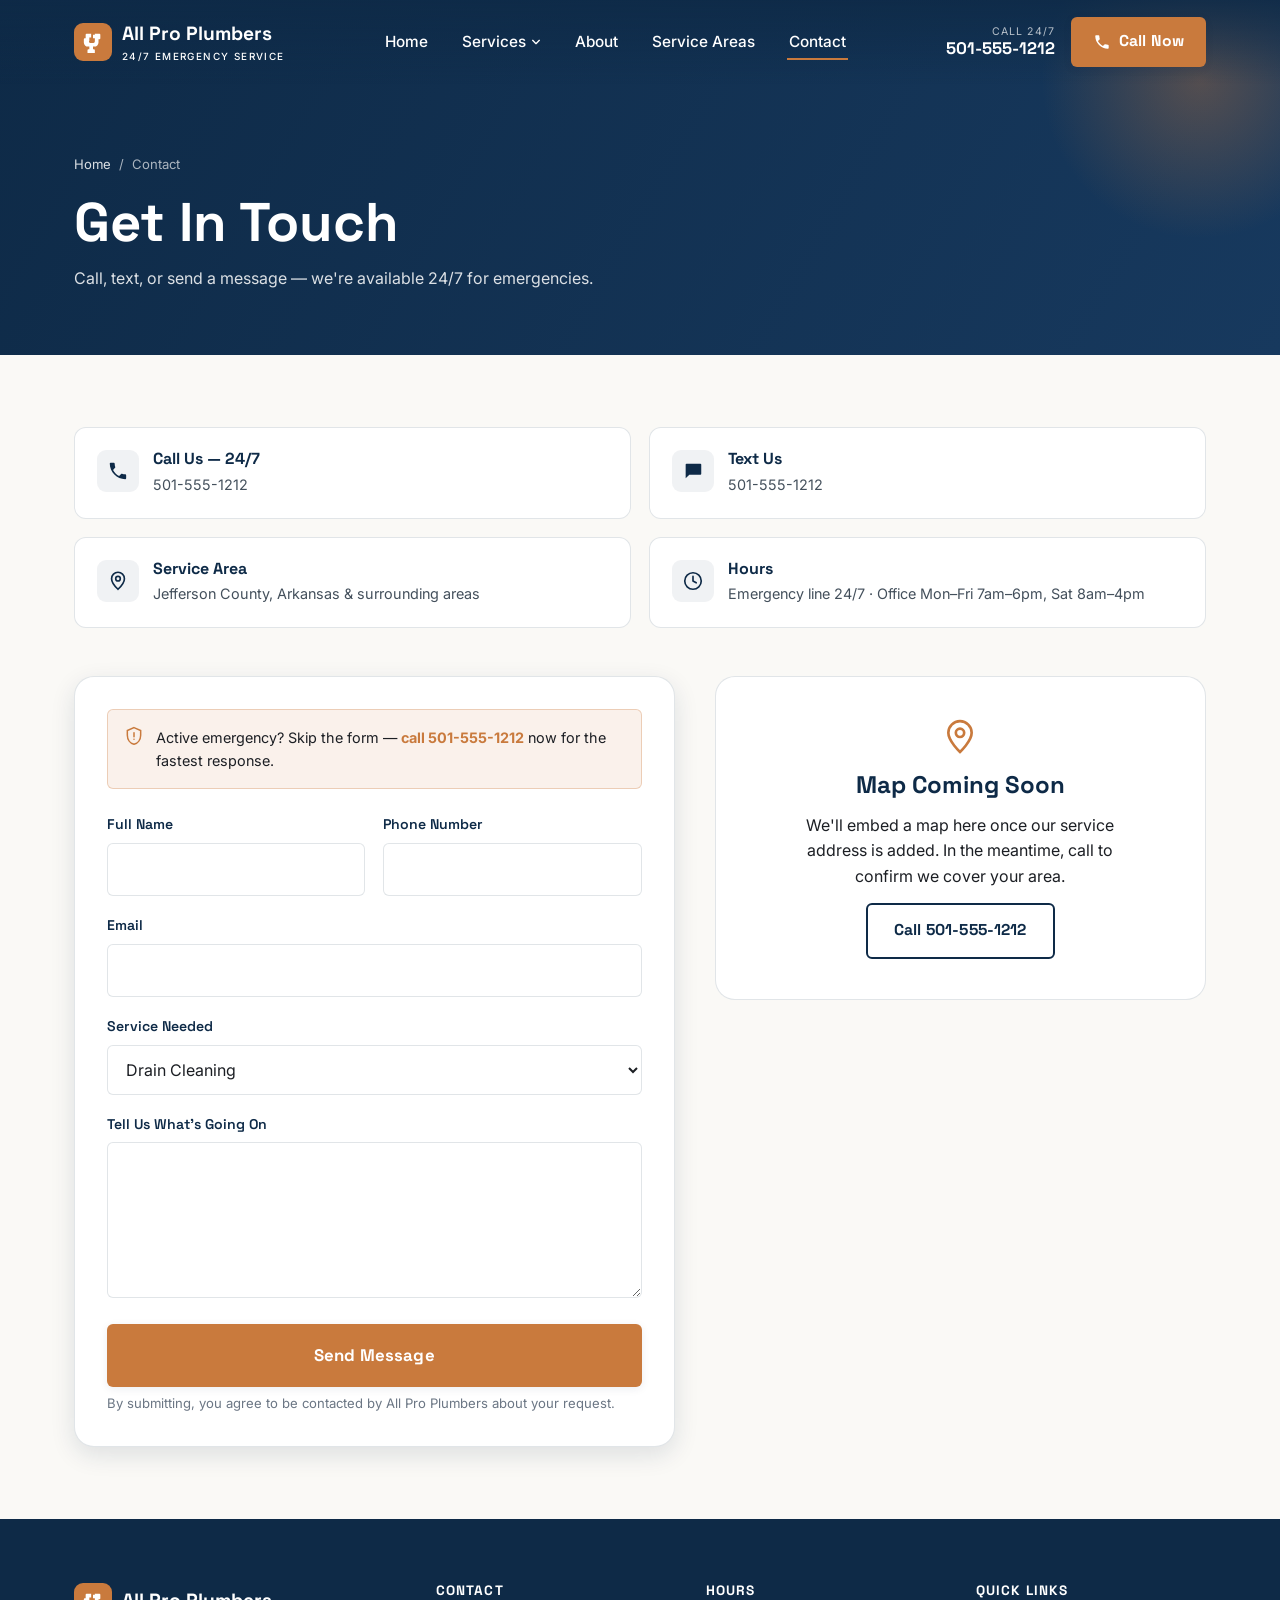
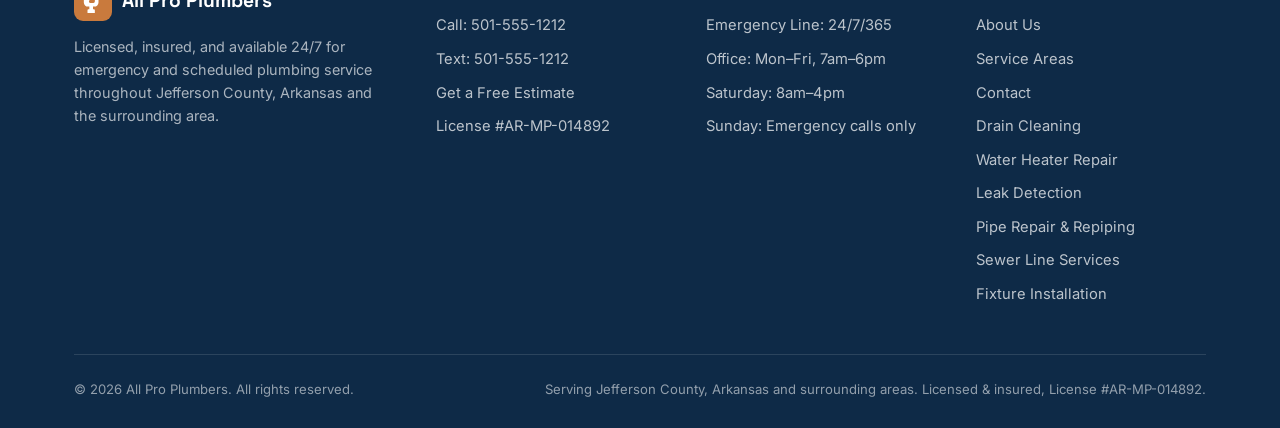
<file: contact.html>
<!doctype html>
<html lang="en">
<head>
<meta charset="UTF-8">
<meta name="viewport" content="width=device-width, initial-scale=1">
<title>Contact Us | All Pro Plumbers in Jefferson County, Arkansas</title>
<meta name="description" content="Contact All Pro Plumbers for 24/7 emergency service or to request a free estimate. Call, text, or send a message — we serve Jefferson County, Arkansas and surrounding areas.">
<link rel="canonical" href="https://allproplumbersjc.com/contact.html">
<meta name="robots" content="index, follow">

<meta property="og:type" content="website">
<meta property="og:site_name" content="All Pro Plumbers">
<meta property="og:title" content="Contact Us | All Pro Plumbers in Jefferson County, Arkansas">
<meta property="og:description" content="Contact All Pro Plumbers for 24/7 emergency service or to request a free estimate.">
<meta property="og:url" content="https://allproplumbersjc.com/contact.html">
<meta property="og:image" content="https://allproplumbersjc.com/assets/plumbers-hero-action.webp">
<meta name="twitter:card" content="summary_large_image">
<meta name="twitter:title" content="Contact Us | All Pro Plumbers in Jefferson County, Arkansas">
<meta name="twitter:description" content="Contact All Pro Plumbers for 24/7 emergency service or to request a free estimate.">
<meta name="twitter:image" content="https://allproplumbersjc.com/assets/plumbers-hero-action.webp">

<link rel="icon" type="image/svg+xml" href="/assets/favicon.svg">
<link rel="preconnect" href="https://fonts.googleapis.com">
<link rel="preconnect" href="https://fonts.gstatic.com" crossorigin>
<link href="https://fonts.googleapis.com/css2?family=Space+Grotesk:wght@500;700&family=Inter:wght@400;500;600;700&display=swap" rel="stylesheet">
<link rel="stylesheet" href="/css/style.css">

<script type="application/ld+json">
{
  "@context": "https://schema.org",
  "@type": "Plumber",
  "name": "All Pro Plumbers",
  "telephone": "501-555-1212",
  "address": { "@type": "PostalAddress", "addressLocality": "Jefferson County", "addressRegion": "Arkansas" },
  "areaServed": "Jefferson County, Arkansas",
  "url": "https://allproplumbersjc.com/contact.html"
}
</script>
</head>
<body>
<a class="skip-link" href="#main">Skip to content</a>
<div data-include="/partials/header.html"></div>

<main id="main">

  <section class="page-banner">
    <div class="container">
      <nav class="breadcrumb" aria-label="Breadcrumb"><a href="/index.html">Home</a><span>/</span><span>Contact</span></nav>
      <h1>Get In Touch</h1>
      <p>Call, text, or send a message — we're available 24/7 for emergencies.</p>
    </div>
  </section>

  <section>
    <div class="container">
      <div class="contact-info-grid" style="margin-bottom:48px;">
        <div class="contact-info-card">
          <span class="icon"><svg viewBox="0 0 24 24" fill="none" aria-hidden="true"><path d="M6.6 10.8c1.4 2.8 3.8 5.2 6.6 6.6l2.2-2.2c.3-.3.7-.4 1-.2 1.1.4 2.3.6 3.5.6.6 0 1 .4 1 1V20c0 .6-.4 1-1 1C10.9 21 3 13.1 3 3.9 3 3.4 3.4 3 4 3h3.4c.6 0 1 .4 1 1 0 1.2.2 2.4.6 3.5.1.3 0 .7-.2 1L6.6 10.8z" fill="currentColor"/></svg></span>
          <div>
            <h3>Call Us — 24/7</h3>
            <p><a href="tel:501-555-1212">501-555-1212</a></p>
          </div>
        </div>
        <div class="contact-info-card">
          <span class="icon"><svg viewBox="0 0 24 24" fill="none" aria-hidden="true"><path d="M4 4h16a1 1 0 0 1 1 1v10a1 1 0 0 1-1 1H8l-4 4V5a1 1 0 0 1 1-1z" fill="currentColor"/></svg></span>
          <div>
            <h3>Text Us</h3>
            <p><a href="sms:501-555-1212">501-555-1212</a></p>
          </div>
        </div>
        <div class="contact-info-card">
          <span class="icon"><svg viewBox="0 0 24 24" fill="none" aria-hidden="true"><path d="M12 21s7-6.5 7-11.5A7 7 0 0 0 5 9.5C5 14.5 12 21 12 21z" stroke="currentColor" stroke-width="1.8"/><circle cx="12" cy="9.5" r="2.5" stroke="currentColor" stroke-width="1.8"/></svg></span>
          <div>
            <h3>Service Area</h3>
            <p>Jefferson County, Arkansas &amp; surrounding areas</p>
          </div>
        </div>
        <div class="contact-info-card">
          <span class="icon"><svg viewBox="0 0 24 24" fill="none" aria-hidden="true"><circle cx="12" cy="12" r="9" stroke="currentColor" stroke-width="1.8"/><path d="M12 7v5l3.5 2" stroke="currentColor" stroke-width="1.8" stroke-linecap="round" stroke-linejoin="round"/></svg></span>
          <div>
            <h3>Hours</h3>
            <p>Emergency line 24/7 &middot; Office Mon–Fri 7am–6pm, Sat 8am–4pm</p>
          </div>
        </div>
      </div>

      <div class="two-col">
        <div class="form-card">
          <div class="form-emergency-note">
            <svg viewBox="0 0 24 24" fill="none" aria-hidden="true"><path d="M12 2l8 3.5V11c0 5.2-3.4 9.6-8 11-4.6-1.4-8-5.8-8-11V5.5L12 2z" stroke="currentColor" stroke-width="1.8"/><path d="M12 8v5M12 16h.01" stroke="currentColor" stroke-width="1.8" stroke-linecap="round"/></svg>
            <span>Active emergency? Skip the form — <a href="tel:501-555-1212" style="color:var(--color-copper);font-weight:700;">call 501-555-1212</a> now for the fastest response.</span>
          </div>
          <form action="#" method="POST">
            <div class="form-row-grid two">
              <div class="form-row">
                <label for="c-name">Full Name</label>
                <input type="text" id="c-name" name="name" required>
              </div>
              <div class="form-row">
                <label for="c-phone">Phone Number</label>
                <input type="tel" id="c-phone" name="phone" required>
              </div>
            </div>
            <div class="form-row">
              <label for="c-email">Email</label>
              <input type="email" id="c-email" name="email">
            </div>
            <div class="form-row">
              <label for="c-service">Service Needed</label>
              <select id="c-service" name="service">
                <option>Drain Cleaning</option>
                <option>Water Heater Repair & Installation</option>
                <option>Leak Detection & Repair</option>
                <option>Pipe Repair & Repiping</option>
                <option>Sewer Line Services</option>
                <option>Fixture Installation</option>
                <option>Other / Not Sure</option>
              </select>
            </div>
            <div class="form-row">
              <label for="c-message">Tell Us What's Going On</label>
              <textarea id="c-message" name="message" rows="5"></textarea>
            </div>
            <button type="submit" class="btn btn-copper btn-block btn-lg">Send Message</button>
            <p class="form-note">By submitting, you agree to be contacted by All Pro Plumbers about your request.</p>
          </form>
        </div>

        <div>
          <!-- TODO: replace with an embedded map (e.g. Google Maps iframe) once a business address is supplied -->
          <div style="background:#fff;border:1px solid var(--color-border);border-radius:var(--radius-lg);padding:40px 24px;text-align:center;height:100%;display:flex;flex-direction:column;align-items:center;justify-content:center;gap:14px;">
            <svg viewBox="0 0 24 24" fill="none" width="40" height="40" aria-hidden="true"><path d="M12 21s7-6.5 7-11.5A7 7 0 0 0 5 9.5C5 14.5 12 21 12 21z" stroke="#C97A3D" stroke-width="1.6"/><circle cx="12" cy="9.5" r="2.5" stroke="#C97A3D" stroke-width="1.6"/></svg>
            <h3 style="margin:0;">Map Coming Soon</h3>
            <p style="max-width:32ch;">We'll embed a map here once our service address is added. In the meantime, call to confirm we cover your area.</p>
            <a class="btn btn-outline" href="tel:501-555-1212">Call 501-555-1212</a>
          </div>
        </div>
      </div>
    </div>
  </section>

</main>

<div data-include="/partials/footer.html"></div>
<script src="/js/main.js"></script>
</body>
</html>
</file>
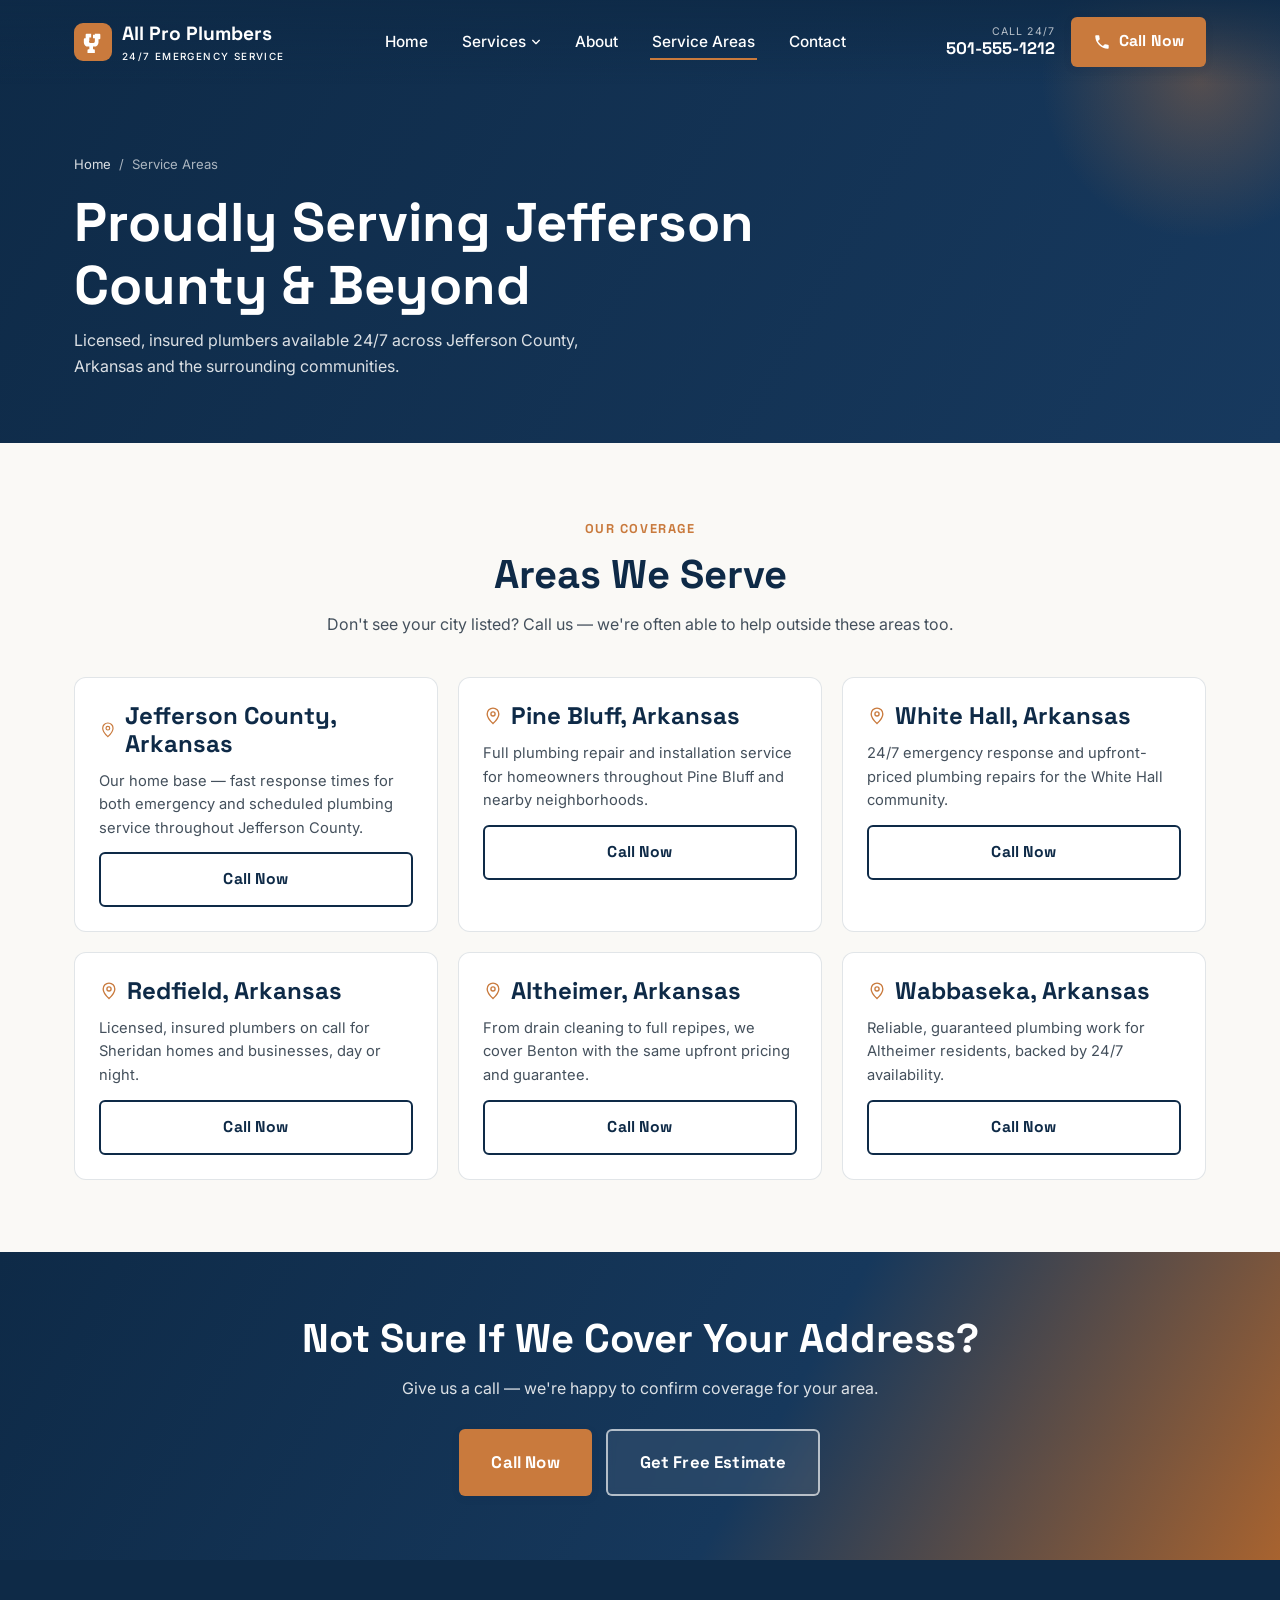
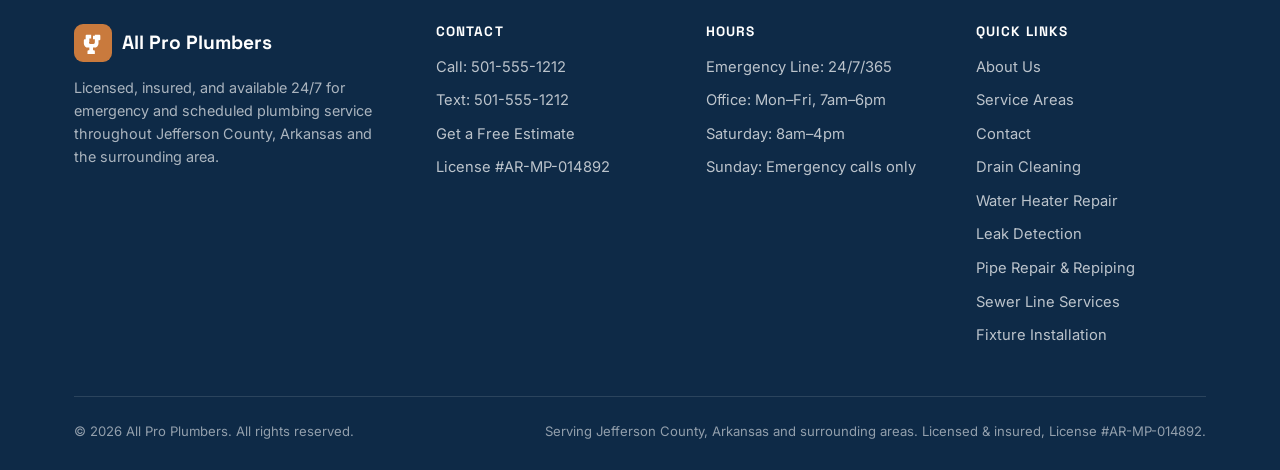
<file: service-areas.html>
<!doctype html>
<html lang="en">
<head>
<meta charset="UTF-8">
<meta name="viewport" content="width=device-width, initial-scale=1">
<title>Service Areas | All Pro Plumbers in Jefferson County, Arkansas</title>
<meta name="description" content="All Pro Plumbers proudly serves Jefferson County, Arkansas and surrounding communities with 24/7 emergency plumbing, upfront pricing, and licensed, insured plumbers.">
<link rel="canonical" href="https://allproplumbersjc.com/service-areas.html">
<meta name="robots" content="index, follow">

<meta property="og:type" content="website">
<meta property="og:site_name" content="All Pro Plumbers">
<meta property="og:title" content="Service Areas | All Pro Plumbers in Jefferson County, Arkansas">
<meta property="og:description" content="All Pro Plumbers proudly serves Jefferson County, Arkansas and surrounding communities.">
<meta property="og:url" content="https://allproplumbersjc.com/service-areas.html">
<meta property="og:image" content="https://allproplumbersjc.com/assets/plumbers-van-fleet.webp">
<meta name="twitter:card" content="summary_large_image">
<meta name="twitter:title" content="Service Areas | All Pro Plumbers in Jefferson County, Arkansas">
<meta name="twitter:description" content="All Pro Plumbers proudly serves Jefferson County, Arkansas and surrounding communities.">
<meta name="twitter:image" content="https://allproplumbersjc.com/assets/plumbers-van-fleet.webp">

<link rel="icon" type="image/svg+xml" href="/assets/favicon.svg">
<link rel="preconnect" href="https://fonts.googleapis.com">
<link rel="preconnect" href="https://fonts.gstatic.com" crossorigin>
<link href="https://fonts.googleapis.com/css2?family=Space+Grotesk:wght@500;700&family=Inter:wght@400;500;600;700&display=swap" rel="stylesheet">
<link rel="stylesheet" href="/css/style.css">

<script type="application/ld+json">
{
  "@context": "https://schema.org",
  "@type": "Plumber",
  "name": "All Pro Plumbers",
  "telephone": "501-555-1212",
  "address": { "@type": "PostalAddress", "addressLocality": "Jefferson County", "addressRegion": "Arkansas" },
  "areaServed": ["Jefferson County, Arkansas", "Pine Bluff, Arkansas", "White Hall, Arkansas", "Sheridan, Arkansas", "Benton, Arkansas", ", Altheimer, Arkansas"],
  "url": "https://allproplumbersjc.com/service-areas.html"
}
</script>
</head>
<body>
<a class="skip-link" href="#main">Skip to content</a>
<div data-include="/partials/header.html"></div>

<main id="main">

  <section class="page-banner">
    <div class="container">
      <nav class="breadcrumb" aria-label="Breadcrumb"><a href="/index.html">Home</a><span>/</span><span>Service Areas</span></nav>
      <h1>Proudly Serving Jefferson County &amp; Beyond</h1>
      <p>Licensed, insured plumbers available 24/7 across Jefferson County, Arkansas and the surrounding communities.</p>
    </div>
  </section>

  <section>
    <div class="container">
      <div class="section-head center">
        <span class="eyebrow">Our Coverage</span>
        <h2>Areas We Serve</h2>
        <p>Don't see your city listed? Call us — we're often able to help outside these areas too.</p>
      </div>

      <!-- Repeatable service-area block. Duplicate this .area-card to add a new market. -->
      <div class="areas-grid">

        <article class="area-card">
          <h3><svg viewBox="0 0 24 24" fill="none" aria-hidden="true"><path d="M12 21s7-6.5 7-11.5A7 7 0 0 0 5 9.5C5 14.5 12 21 12 21z" stroke="currentColor" stroke-width="1.6"/><circle cx="12" cy="9.5" r="2.5" stroke="currentColor" stroke-width="1.6"/></svg>Jefferson County, Arkansas</h3>
          <p>Our home base — fast response times for both emergency and scheduled plumbing service throughout Jefferson County.</p>
          <a class="btn btn-outline" href="tel:501-555-1212">Call Now</a>
        </article>

        <article class="area-card">
          <h3><svg viewBox="0 0 24 24" fill="none" aria-hidden="true"><path d="M12 21s7-6.5 7-11.5A7 7 0 0 0 5 9.5C5 14.5 12 21 12 21z" stroke="currentColor" stroke-width="1.6"/><circle cx="12" cy="9.5" r="2.5" stroke="currentColor" stroke-width="1.6"/></svg>Pine Bluff, Arkansas</h3>
          <p>Full plumbing repair and installation service for homeowners throughout Pine Bluff and nearby neighborhoods.</p>
          <a class="btn btn-outline" href="tel:501-555-1212">Call Now</a>
        </article>

        <article class="area-card">
          <h3><svg viewBox="0 0 24 24" fill="none" aria-hidden="true"><path d="M12 21s7-6.5 7-11.5A7 7 0 0 0 5 9.5C5 14.5 12 21 12 21z" stroke="currentColor" stroke-width="1.6"/><circle cx="12" cy="9.5" r="2.5" stroke="currentColor" stroke-width="1.6"/></svg>White Hall, Arkansas</h3>
          <p>24/7 emergency response and upfront-priced plumbing repairs for the White Hall community.</p>
          <a class="btn btn-outline" href="tel:501-555-1212">Call Now</a>
        </article>

        <article class="area-card">
          <h3><svg viewBox="0 0 24 24" fill="none" aria-hidden="true"><path d="M12 21s7-6.5 7-11.5A7 7 0 0 0 5 9.5C5 14.5 12 21 12 21z" stroke="currentColor" stroke-width="1.6"/><circle cx="12" cy="9.5" r="2.5" stroke="currentColor" stroke-width="1.6"/></svg>Redfield, Arkansas</h3>
          <p>Licensed, insured plumbers on call for Sheridan homes and businesses, day or night.</p>
          <a class="btn btn-outline" href="tel:501-555-1212">Call Now</a>
        </article>

        <article class="area-card">
          <h3><svg viewBox="0 0 24 24" fill="none" aria-hidden="true"><path d="M12 21s7-6.5 7-11.5A7 7 0 0 0 5 9.5C5 14.5 12 21 12 21z" stroke="currentColor" stroke-width="1.6"/><circle cx="12" cy="9.5" r="2.5" stroke="currentColor" stroke-width="1.6"/></svg>Altheimer, Arkansas</h3>
          <p>From drain cleaning to full repipes, we cover Benton with the same upfront pricing and guarantee.</p>
          <a class="btn btn-outline" href="tel:501-555-1212">Call Now</a>
        </article>

        <article class="area-card">
          <h3><svg viewBox="0 0 24 24" fill="none" aria-hidden="true"><path d="M12 21s7-6.5 7-11.5A7 7 0 0 0 5 9.5C5 14.5 12 21 12 21z" stroke="currentColor" stroke-width="1.6"/><circle cx="12" cy="9.5" r="2.5" stroke="currentColor" stroke-width="1.6"/></svg>Wabbaseka, Arkansas</h3>
          <p>Reliable, guaranteed plumbing work for Altheimer residents, backed by 24/7 availability.</p>
          <a class="btn btn-outline" href="tel:501-555-1212">Call Now</a>
        </article>

      </div>
    </div>
  </section>

  <section class="cta-band">
    <div class="container">
      <h2>Not Sure If We Cover Your Address?</h2>
      <p>Give us a call — we're happy to confirm coverage for your area.</p>
      <div class="btn-row">
        <a class="btn btn-copper btn-lg" href="tel:501-555-1212">Call Now</a>
        <a class="btn btn-outline-light btn-lg" href="/contact.html">Get Free Estimate</a>
      </div>
    </div>
  </section>

</main>

<div data-include="/partials/footer.html"></div>
<script src="/js/main.js"></script>
</body>
</html>
</file>
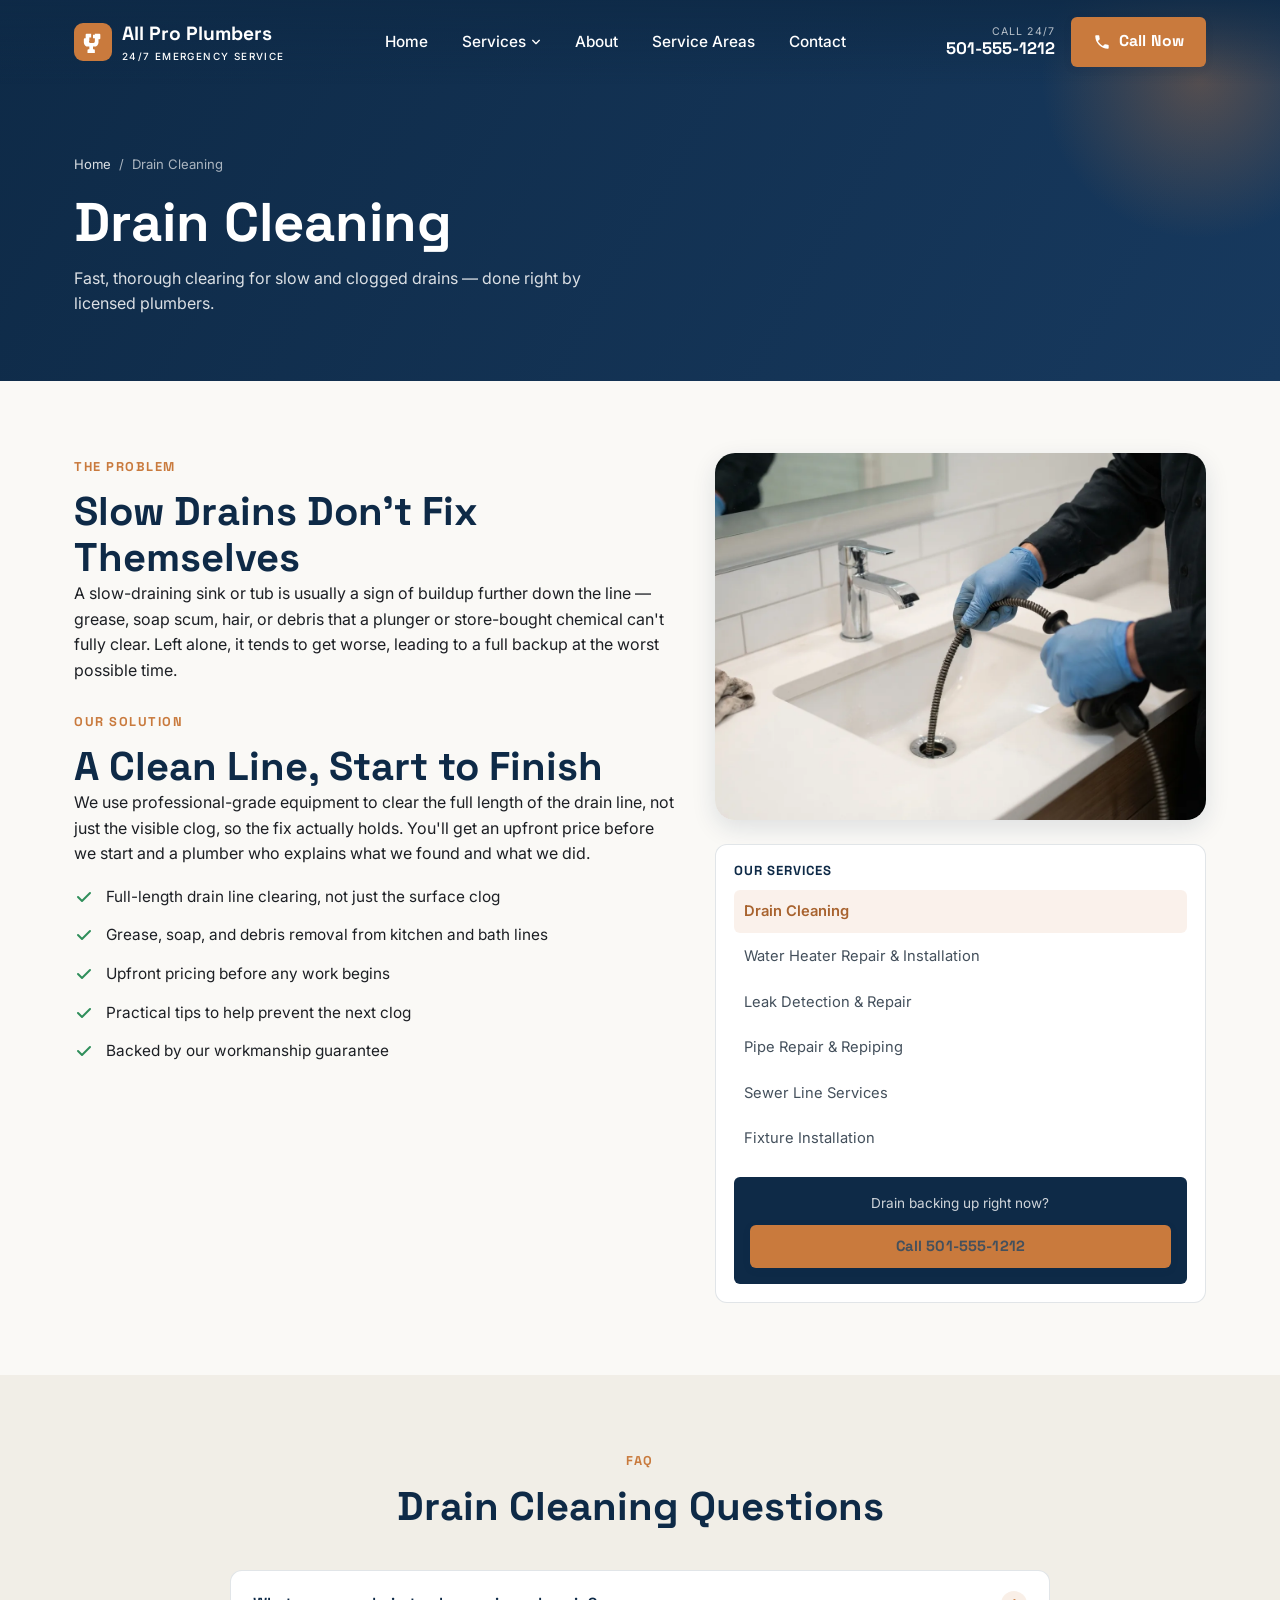
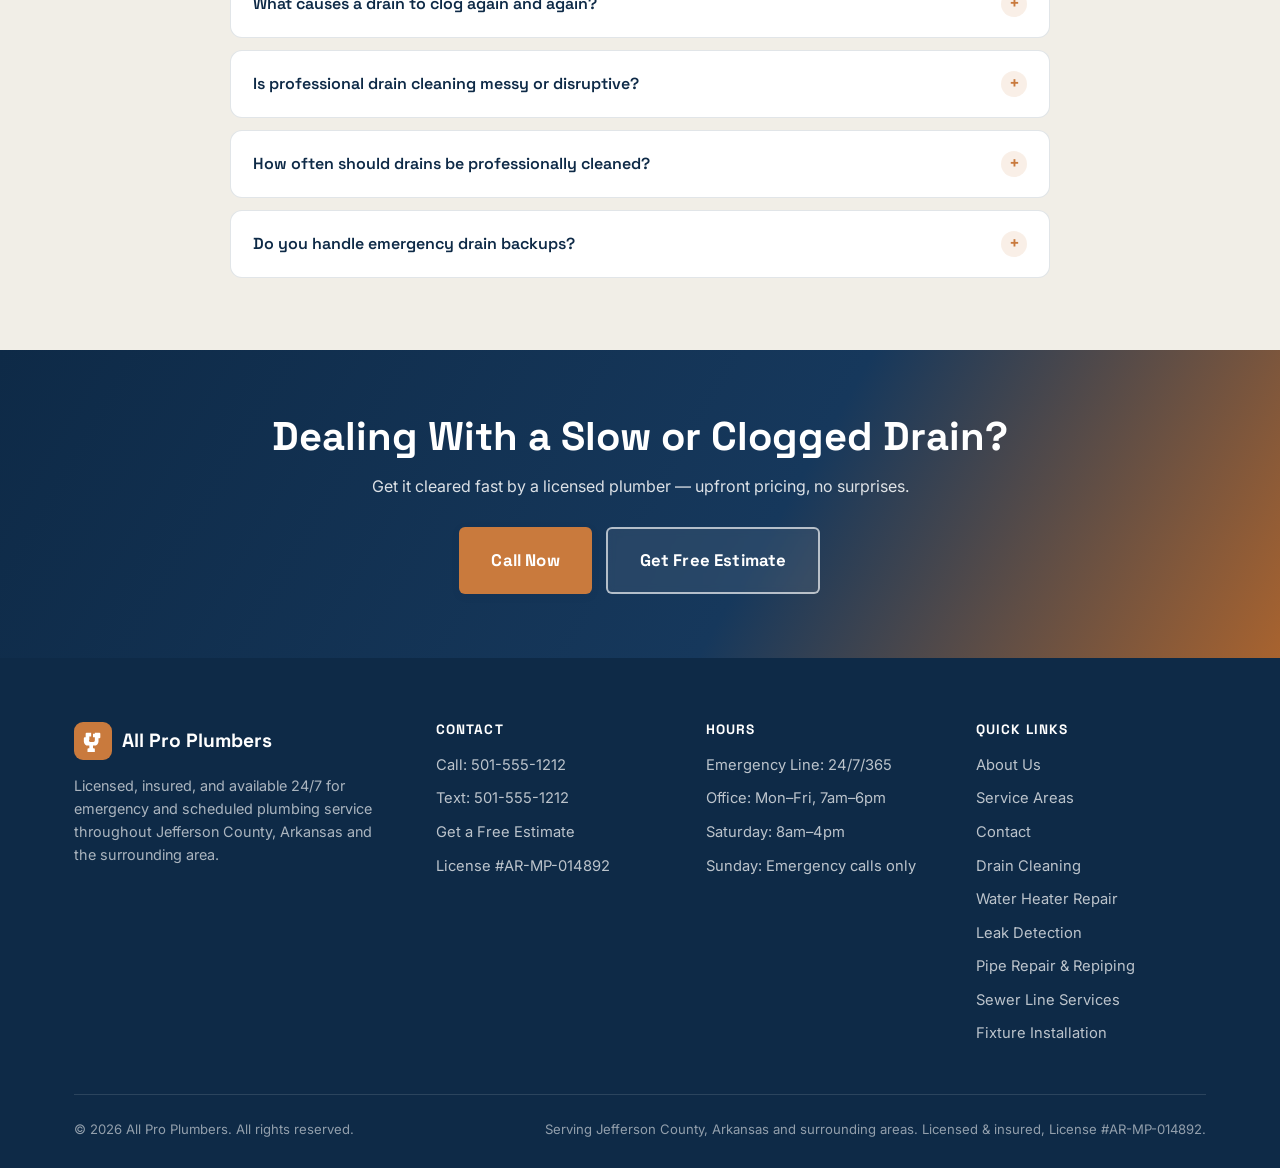
<file: services/drain-cleaning.html>
<!doctype html>
<html lang="en">
<head>
<meta charset="UTF-8">
<meta name="viewport" content="width=device-width, initial-scale=1">
<title>Drain Cleaning in Jefferson County, Arkansas | All Pro Plumbers</title>
<meta name="description" content="Professional drain cleaning for slow and clogged drains in Jefferson County, Arkansas. Licensed plumbers, upfront pricing, and 24/7 emergency service.">
<link rel="canonical" href="https://allproplumbersjc.com/services/drain-cleaning.html">
<meta name="robots" content="index, follow">

<meta property="og:type" content="website">
<meta property="og:site_name" content="All Pro Plumbers">
<meta property="og:title" content="Drain Cleaning in Jefferson County, Arkansas | All Pro Plumbers">
<meta property="og:description" content="Professional drain cleaning for slow and clogged drains in Jefferson County, Arkansas. Licensed plumbers, upfront pricing, and 24/7 emergency service.">
<meta property="og:url" content="https://allproplumbersjc.com/services/drain-cleaning.html">
<meta property="og:image" content="https://allproplumbersjc.com/assets/plumbers-service-drain-cleaning.webp">
<meta name="twitter:card" content="summary_large_image">
<meta name="twitter:title" content="Drain Cleaning in Jefferson County, Arkansas | All Pro Plumbers">
<meta name="twitter:description" content="Professional drain cleaning for slow and clogged drains in Jefferson County, Arkansas. Licensed plumbers, upfront pricing, and 24/7 emergency service.">
<meta name="twitter:image" content="https://allproplumbersjc.com/assets/plumbers-service-drain-cleaning.webp">

<link rel="icon" type="image/svg+xml" href="/assets/favicon.svg">
<link rel="preconnect" href="https://fonts.googleapis.com">
<link rel="preconnect" href="https://fonts.gstatic.com" crossorigin>
<link href="https://fonts.googleapis.com/css2?family=Space+Grotesk:wght@500;700&family=Inter:wght@400;500;600;700&display=swap" rel="stylesheet">
<link rel="stylesheet" href="/css/style.css">

<script type="application/ld+json">
{
  "@context": "https://schema.org",
  "@type": "Service",
  "serviceType": "Drain Cleaning",
  "provider": {
    "@type": "Plumber",
    "name": "All Pro Plumbers",
    "telephone": "501-555-1212",
    "address": { "@type": "PostalAddress", "addressLocality": "Jefferson County", "addressRegion": "Arkansas" }
  },
  "areaServed": "Jefferson County, Arkansas",
  "url": "https://allproplumbersjc.com/services/drain-cleaning.html"
}
</script>
<script type="application/ld+json">
{
  "@context": "https://schema.org",
  "@type": "FAQPage",
  "mainEntity": [
    {
      "@type": "Question",
      "name": "What causes a drain to clog again and again?",
      "acceptedAnswer": { "@type": "Answer", "text": "Recurring clogs are usually caused by buildup of grease, soap scum, hair, or debris further down the line than a simple plunge can reach, or by a partial blockage that regrows over time. A full drain cleaning clears the line rather than just the surface clog." }
    },
    {
      "@type": "Question",
      "name": "Is professional drain cleaning messy or disruptive?",
      "acceptedAnswer": { "@type": "Answer", "text": "No. Our equipment works through the existing drain access points, so there's no cutting into walls or floors for a standard drain cleaning visit." }
    },
    {
      "@type": "Question",
      "name": "How often should drains be professionally cleaned?",
      "acceptedAnswer": { "@type": "Answer", "text": "It depends on your home's plumbing, but if you're noticing slow drains or recurring clogs more than once a year, it's worth having a plumber take a look before it becomes a full backup." }
    },
    {
      "@type": "Question",
      "name": "Do you handle emergency drain backups?",
      "acceptedAnswer": { "@type": "Answer", "text": "Yes. A backed-up drain can be a health and property risk, so we treat these as priority calls and are available 24/7." }
    }
  ]
}
</script>
</head>
<body>
<a class="skip-link" href="#main">Skip to content</a>
<div data-include="/partials/header.html"></div>

<main id="main">

  <section class="page-banner">
    <div class="container">
      <nav class="breadcrumb" aria-label="Breadcrumb"><a href="/index.html">Home</a><span>/</span><span>Drain Cleaning</span></nav>
      <h1>Drain Cleaning</h1>
      <p>Fast, thorough clearing for slow and clogged drains — done right by licensed plumbers.</p>
    </div>
  </section>

  <section>
    <div class="container two-col">
      <div>
        <span class="eyebrow">The Problem</span>
        <h2>Slow Drains Don't Fix Themselves</h2>
        <p>A slow-draining sink or tub is usually a sign of buildup further down the line — grease, soap scum, hair, or debris that a plunger or store-bought chemical can't fully clear. Left alone, it tends to get worse, leading to a full backup at the worst possible time.</p>
        <span class="eyebrow" style="margin-top:28px;display:inline-block;">Our Solution</span>
        <h2>A Clean Line, Start to Finish</h2>
        <p>We use professional-grade equipment to clear the full length of the drain line, not just the visible clog, so the fix actually holds. You'll get an upfront price before we start and a plumber who explains what we found and what we did.</p>
        <ul class="checklist">
          <li><svg viewBox="0 0 20 20" fill="none" aria-hidden="true"><path d="M4 10l4 4 8-8" stroke="currentColor" stroke-width="2" stroke-linecap="round" stroke-linejoin="round"/></svg>Full-length drain line clearing, not just the surface clog</li>
          <li><svg viewBox="0 0 20 20" fill="none" aria-hidden="true"><path d="M4 10l4 4 8-8" stroke="currentColor" stroke-width="2" stroke-linecap="round" stroke-linejoin="round"/></svg>Grease, soap, and debris removal from kitchen and bath lines</li>
          <li><svg viewBox="0 0 20 20" fill="none" aria-hidden="true"><path d="M4 10l4 4 8-8" stroke="currentColor" stroke-width="2" stroke-linecap="round" stroke-linejoin="round"/></svg>Upfront pricing before any work begins</li>
          <li><svg viewBox="0 0 20 20" fill="none" aria-hidden="true"><path d="M4 10l4 4 8-8" stroke="currentColor" stroke-width="2" stroke-linecap="round" stroke-linejoin="round"/></svg>Practical tips to help prevent the next clog</li>
          <li><svg viewBox="0 0 20 20" fill="none" aria-hidden="true"><path d="M4 10l4 4 8-8" stroke="currentColor" stroke-width="2" stroke-linecap="round" stroke-linejoin="round"/></svg>Backed by our workmanship guarantee</li>
        </ul>
      </div>
      <div>
        <img src="/assets/plumbers-service-drain-cleaning.webp" alt="Plumber performing professional drain cleaning" width="640" height="480" loading="lazy">
        <div class="service-nav" style="margin-top:24px;">
          <h4>Our Services</h4>
          <ul>
            <li><a href="/services/drain-cleaning.html" class="is-active">Drain Cleaning</a></li>
            <li><a href="/services/water-heater-repair-installation.html">Water Heater Repair &amp; Installation</a></li>
            <li><a href="/services/leak-detection-repair.html">Leak Detection &amp; Repair</a></li>
            <li><a href="/services/pipe-repair-repiping.html">Pipe Repair &amp; Repiping</a></li>
            <li><a href="/services/sewer-line-services.html">Sewer Line Services</a></li>
            <li><a href="/services/fixture-installation.html">Fixture Installation</a></li>
          </ul>
          <div class="emergency-box">
            <p>Drain backing up right now?</p>
            <a class="btn btn-copper btn-block" href="tel:501-555-1212">Call 501-555-1212</a>
          </div>
        </div>
      </div>
    </div>
  </section>

  <section class="section-alt">
    <div class="container">
      <div class="section-head center">
        <span class="eyebrow">FAQ</span>
        <h2>Drain Cleaning Questions</h2>
      </div>
      <div class="faq-list">
        <div class="faq-item">
          <button class="faq-question" aria-expanded="false">What causes a drain to clog again and again?<span class="plus">+</span></button>
          <div class="faq-answer"><div class="faq-answer-inner">Recurring clogs are usually caused by buildup of grease, soap scum, hair, or debris further down the line than a simple plunge can reach, or by a partial blockage that regrows over time. A full drain cleaning clears the line rather than just the surface clog.</div></div>
        </div>
        <div class="faq-item">
          <button class="faq-question" aria-expanded="false">Is professional drain cleaning messy or disruptive?<span class="plus">+</span></button>
          <div class="faq-answer"><div class="faq-answer-inner">No. Our equipment works through the existing drain access points, so there's no cutting into walls or floors for a standard drain cleaning visit.</div></div>
        </div>
        <div class="faq-item">
          <button class="faq-question" aria-expanded="false">How often should drains be professionally cleaned?<span class="plus">+</span></button>
          <div class="faq-answer"><div class="faq-answer-inner">It depends on your home's plumbing, but if you're noticing slow drains or recurring clogs more than once a year, it's worth having a plumber take a look before it becomes a full backup.</div></div>
        </div>
        <div class="faq-item">
          <button class="faq-question" aria-expanded="false">Do you handle emergency drain backups?<span class="plus">+</span></button>
          <div class="faq-answer"><div class="faq-answer-inner">Yes. A backed-up drain can be a health and property risk, so we treat these as priority calls and are available 24/7.</div></div>
        </div>
      </div>
    </div>
  </section>

  <section class="cta-band">
    <div class="container">
      <h2>Dealing With a Slow or Clogged Drain?</h2>
      <p>Get it cleared fast by a licensed plumber — upfront pricing, no surprises.</p>
      <div class="btn-row">
        <a class="btn btn-copper btn-lg" href="tel:501-555-1212">Call Now</a>
        <a class="btn btn-outline-light btn-lg" href="/contact.html">Get Free Estimate</a>
      </div>
    </div>
  </section>

</main>

<div data-include="/partials/footer.html"></div>
<script src="/js/main.js"></script>
</body>
</html>
</file>
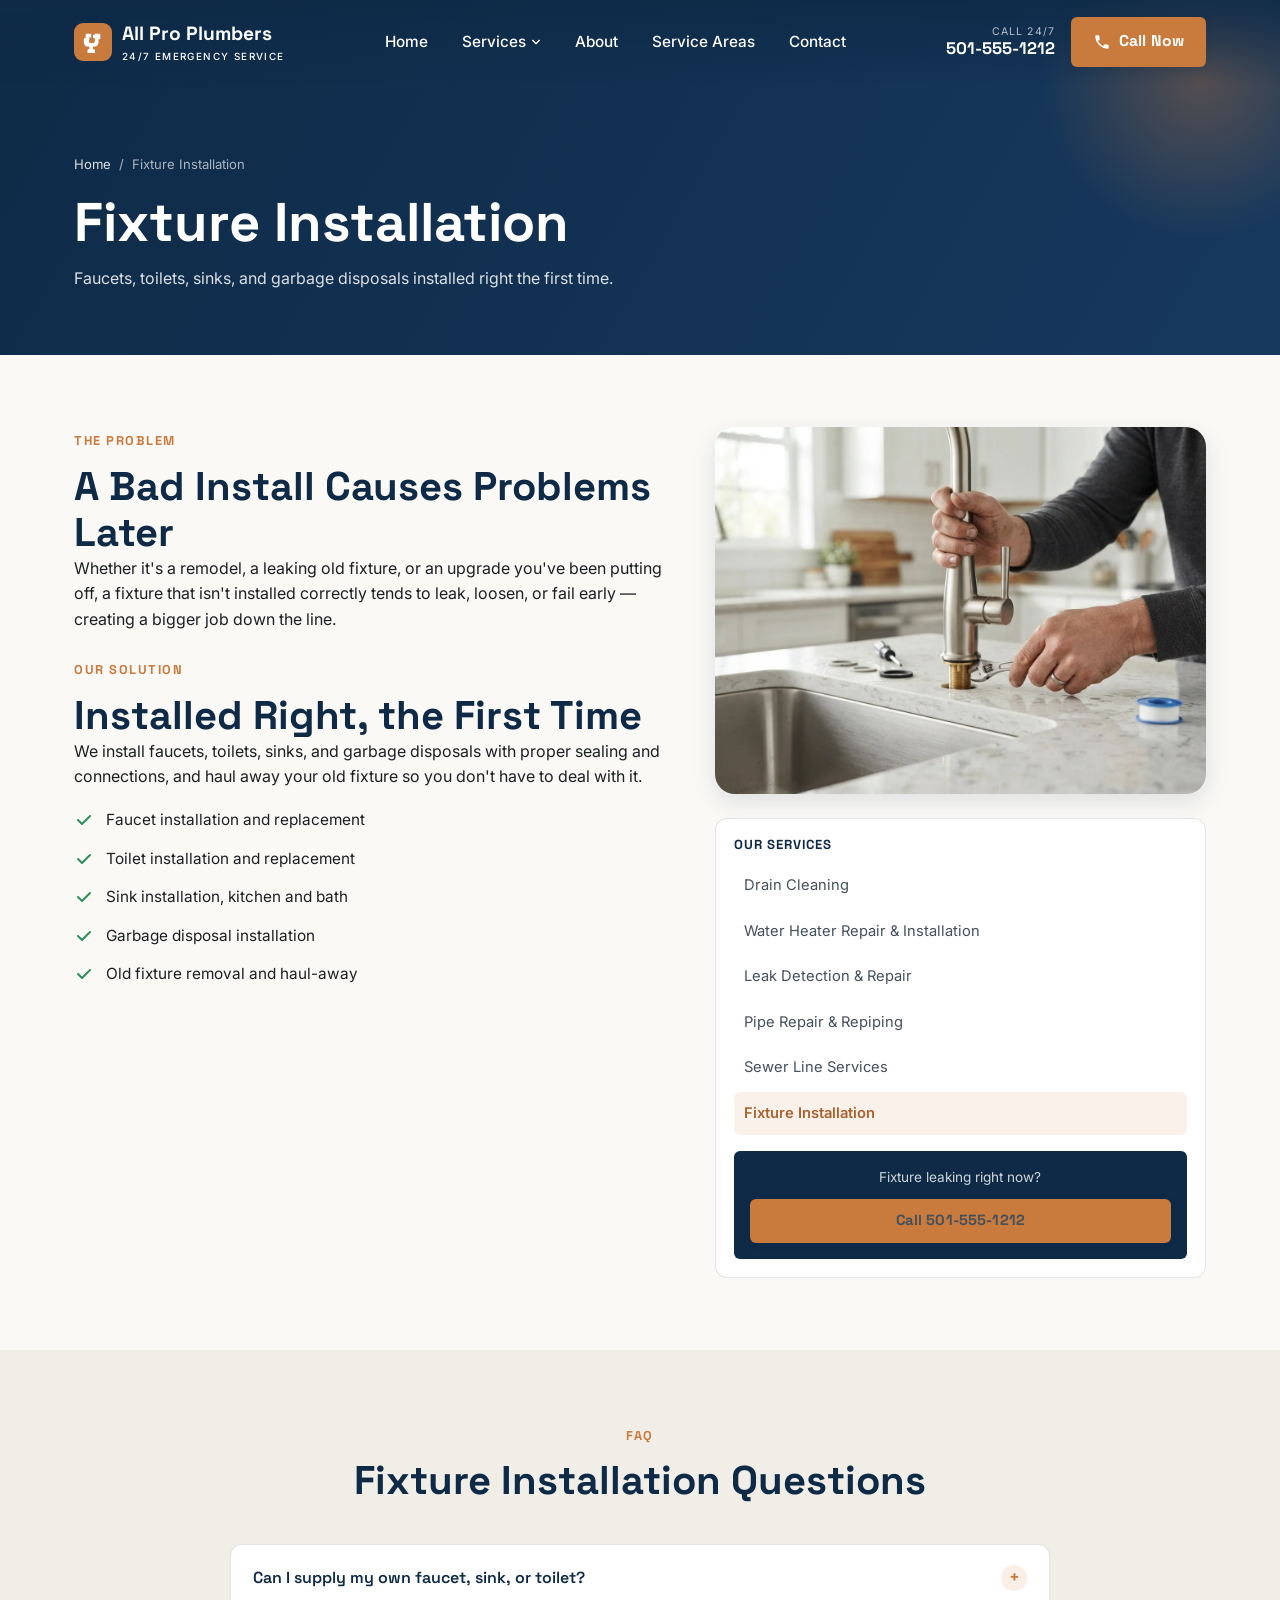
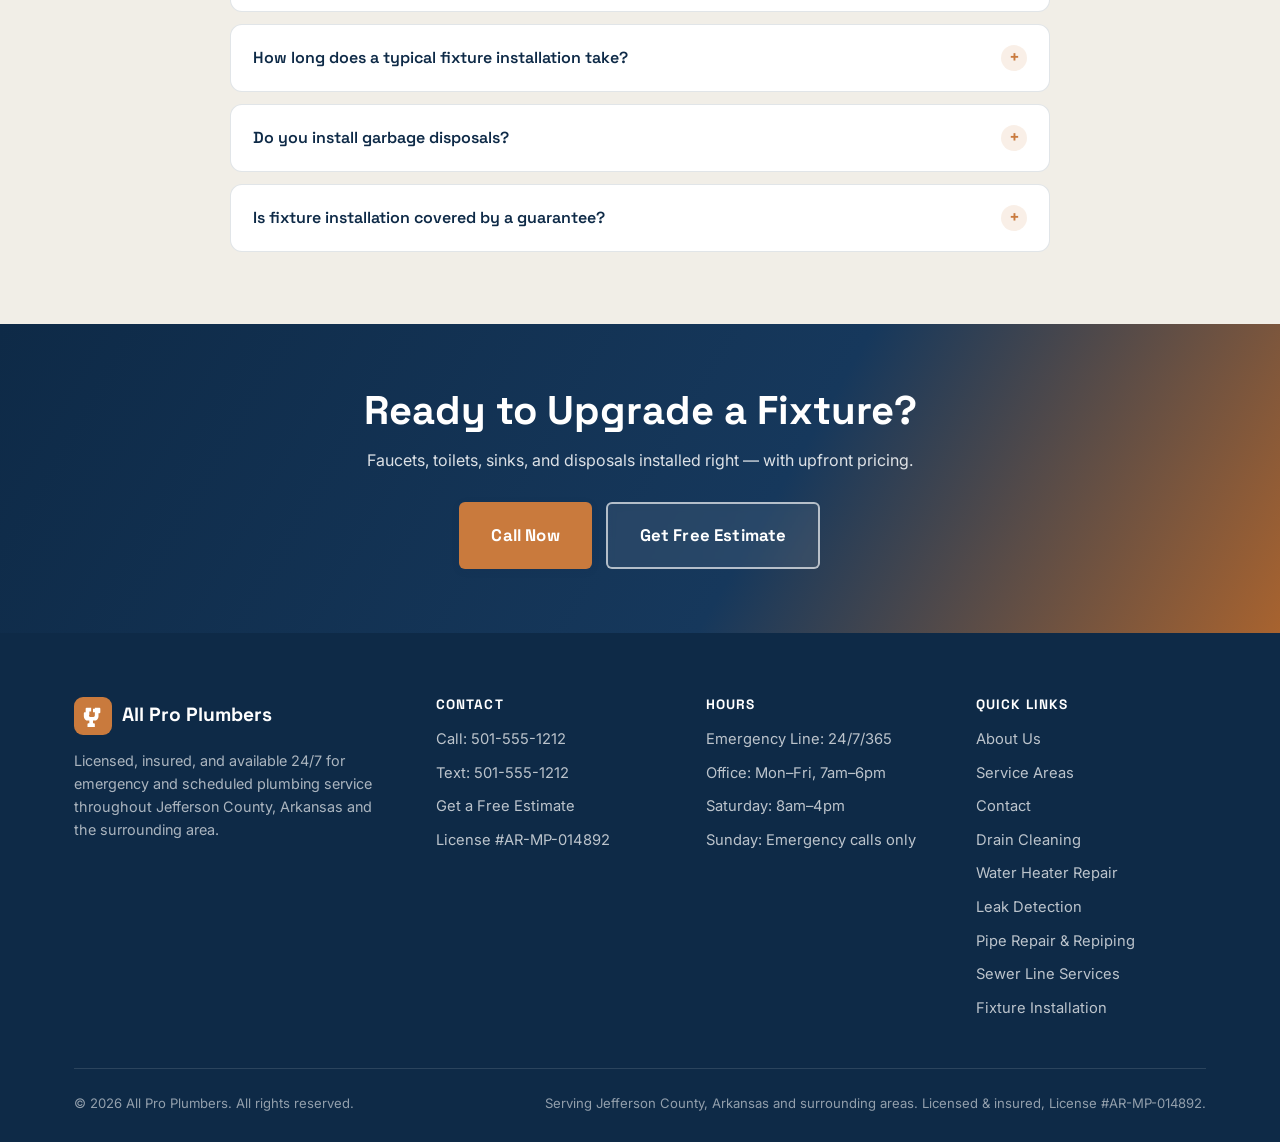
<file: services/fixture-installation.html>
<!doctype html>
<html lang="en">
<head>
<meta charset="UTF-8">
<meta name="viewport" content="width=device-width, initial-scale=1">
<title>Fixture Installation in Jefferson County, Arkansas | All Pro Plumbers</title>
<meta name="description" content="Faucet, toilet, sink, and garbage disposal installation in Jefferson County, Arkansas. Licensed plumbers, upfront pricing, 24/7 emergency service.">
<link rel="canonical" href="https://allproplumbersjc.com/services/fixture-installation.html">
<meta name="robots" content="index, follow">

<meta property="og:type" content="website">
<meta property="og:site_name" content="All Pro Plumbers">
<meta property="og:title" content="Fixture Installation in Jefferson County, Arkansas | All Pro Plumbers">
<meta property="og:description" content="Faucet, toilet, sink, and garbage disposal installation in Jefferson County, Arkansas.">
<meta property="og:url" content="https://allproplumbersjc.com/services/fixture-installation.html">
<meta property="og:image" content="https://allproplumbersjc.com/assets/plumbers-service-fixture-install.webp">
<meta name="twitter:card" content="summary_large_image">
<meta name="twitter:title" content="Fixture Installation in Jefferson County, Arkansas | All Pro Plumbers">
<meta name="twitter:description" content="Faucet, toilet, sink, and garbage disposal installation in Jefferson County, Arkansas.">
<meta name="twitter:image" content="https://allproplumbersjc.com/assets/plumbers-service-fixture-install.webp">

<link rel="icon" type="image/svg+xml" href="/assets/favicon.svg">
<link rel="preconnect" href="https://fonts.googleapis.com">
<link rel="preconnect" href="https://fonts.gstatic.com" crossorigin>
<link href="https://fonts.googleapis.com/css2?family=Space+Grotesk:wght@500;700&family=Inter:wght@400;500;600;700&display=swap" rel="stylesheet">
<link rel="stylesheet" href="/css/style.css">

<script type="application/ld+json">
{
  "@context": "https://schema.org",
  "@type": "Service",
  "serviceType": "Fixture Installation",
  "provider": {
    "@type": "Plumber",
    "name": "All Pro Plumbers",
    "telephone": "501-555-1212",
    "address": { "@type": "PostalAddress", "addressLocality": "Jefferson County", "addressRegion": "Arkansas" }
  },
  "areaServed": "Jefferson County, Arkansas",
  "url": "https://allproplumbersjc.com/services/fixture-installation.html"
}
</script>
<script type="application/ld+json">
{
  "@context": "https://schema.org",
  "@type": "FAQPage",
  "mainEntity": [
    {
      "@type": "Question",
      "name": "Can I supply my own faucet, sink, or toilet?",
      "acceptedAnswer": { "@type": "Answer", "text": "Yes, we're happy to install a fixture you've already purchased, or help you choose one that fits your space and budget." }
    },
    {
      "@type": "Question",
      "name": "How long does a typical fixture installation take?",
      "acceptedAnswer": { "@type": "Answer", "text": "Most single-fixture installations, like a faucet or toilet, are completed in one visit. We'll confirm timing upfront based on what's being installed." }
    },
    {
      "@type": "Question",
      "name": "Do you install garbage disposals?",
      "acceptedAnswer": { "@type": "Answer", "text": "Yes, we install and replace garbage disposals, including connecting to existing plumbing and electrical where applicable." }
    },
    {
      "@type": "Question",
      "name": "Is fixture installation covered by a guarantee?",
      "acceptedAnswer": { "@type": "Answer", "text": "Yes, all installation work is backed by our workmanship guarantee." }
    }
  ]
}
</script>
</head>
<body>
<a class="skip-link" href="#main">Skip to content</a>
<div data-include="/partials/header.html"></div>

<main id="main">

  <section class="page-banner">
    <div class="container">
      <nav class="breadcrumb" aria-label="Breadcrumb"><a href="/index.html">Home</a><span>/</span><span>Fixture Installation</span></nav>
      <h1>Fixture Installation</h1>
      <p>Faucets, toilets, sinks, and garbage disposals installed right the first time.</p>
    </div>
  </section>

  <section>
    <div class="container two-col">
      <div>
        <span class="eyebrow">The Problem</span>
        <h2>A Bad Install Causes Problems Later</h2>
        <p>Whether it's a remodel, a leaking old fixture, or an upgrade you've been putting off, a fixture that isn't installed correctly tends to leak, loosen, or fail early — creating a bigger job down the line.</p>
        <span class="eyebrow" style="margin-top:28px;display:inline-block;">Our Solution</span>
        <h2>Installed Right, the First Time</h2>
        <p>We install faucets, toilets, sinks, and garbage disposals with proper sealing and connections, and haul away your old fixture so you don't have to deal with it.</p>
        <ul class="checklist">
          <li><svg viewBox="0 0 20 20" fill="none" aria-hidden="true"><path d="M4 10l4 4 8-8" stroke="currentColor" stroke-width="2" stroke-linecap="round" stroke-linejoin="round"/></svg>Faucet installation and replacement</li>
          <li><svg viewBox="0 0 20 20" fill="none" aria-hidden="true"><path d="M4 10l4 4 8-8" stroke="currentColor" stroke-width="2" stroke-linecap="round" stroke-linejoin="round"/></svg>Toilet installation and replacement</li>
          <li><svg viewBox="0 0 20 20" fill="none" aria-hidden="true"><path d="M4 10l4 4 8-8" stroke="currentColor" stroke-width="2" stroke-linecap="round" stroke-linejoin="round"/></svg>Sink installation, kitchen and bath</li>
          <li><svg viewBox="0 0 20 20" fill="none" aria-hidden="true"><path d="M4 10l4 4 8-8" stroke="currentColor" stroke-width="2" stroke-linecap="round" stroke-linejoin="round"/></svg>Garbage disposal installation</li>
          <li><svg viewBox="0 0 20 20" fill="none" aria-hidden="true"><path d="M4 10l4 4 8-8" stroke="currentColor" stroke-width="2" stroke-linecap="round" stroke-linejoin="round"/></svg>Old fixture removal and haul-away</li>
        </ul>
      </div>
      <div>
        <img src="/assets/plumbers-service-fixture-install.webp" alt="Plumber installing a bathroom fixture" width="640" height="480" loading="lazy">
        <div class="service-nav" style="margin-top:24px;">
          <h4>Our Services</h4>
          <ul>
            <li><a href="/services/drain-cleaning.html">Drain Cleaning</a></li>
            <li><a href="/services/water-heater-repair-installation.html">Water Heater Repair &amp; Installation</a></li>
            <li><a href="/services/leak-detection-repair.html">Leak Detection &amp; Repair</a></li>
            <li><a href="/services/pipe-repair-repiping.html">Pipe Repair &amp; Repiping</a></li>
            <li><a href="/services/sewer-line-services.html">Sewer Line Services</a></li>
            <li><a href="/services/fixture-installation.html" class="is-active">Fixture Installation</a></li>
          </ul>
          <div class="emergency-box">
            <p>Fixture leaking right now?</p>
            <a class="btn btn-copper btn-block" href="tel:501-555-1212">Call 501-555-1212</a>
          </div>
        </div>
      </div>
    </div>
  </section>

  <section class="section-alt">
    <div class="container">
      <div class="section-head center">
        <span class="eyebrow">FAQ</span>
        <h2>Fixture Installation Questions</h2>
      </div>
      <div class="faq-list">
        <div class="faq-item">
          <button class="faq-question" aria-expanded="false">Can I supply my own faucet, sink, or toilet?<span class="plus">+</span></button>
          <div class="faq-answer"><div class="faq-answer-inner">Yes, we're happy to install a fixture you've already purchased, or help you choose one that fits your space and budget.</div></div>
        </div>
        <div class="faq-item">
          <button class="faq-question" aria-expanded="false">How long does a typical fixture installation take?<span class="plus">+</span></button>
          <div class="faq-answer"><div class="faq-answer-inner">Most single-fixture installations, like a faucet or toilet, are completed in one visit. We'll confirm timing upfront based on what's being installed.</div></div>
        </div>
        <div class="faq-item">
          <button class="faq-question" aria-expanded="false">Do you install garbage disposals?<span class="plus">+</span></button>
          <div class="faq-answer"><div class="faq-answer-inner">Yes, we install and replace garbage disposals, including connecting to existing plumbing and electrical where applicable.</div></div>
        </div>
        <div class="faq-item">
          <button class="faq-question" aria-expanded="false">Is fixture installation covered by a guarantee?<span class="plus">+</span></button>
          <div class="faq-answer"><div class="faq-answer-inner">Yes, all installation work is backed by our workmanship guarantee.</div></div>
        </div>
      </div>
    </div>
  </section>

  <section class="cta-band">
    <div class="container">
      <h2>Ready to Upgrade a Fixture?</h2>
      <p>Faucets, toilets, sinks, and disposals installed right — with upfront pricing.</p>
      <div class="btn-row">
        <a class="btn btn-copper btn-lg" href="tel:501-555-1212">Call Now</a>
        <a class="btn btn-outline-light btn-lg" href="/contact.html">Get Free Estimate</a>
      </div>
    </div>
  </section>

</main>

<div data-include="/partials/footer.html"></div>
<script src="/js/main.js"></script>
</body>
</html>
</file>
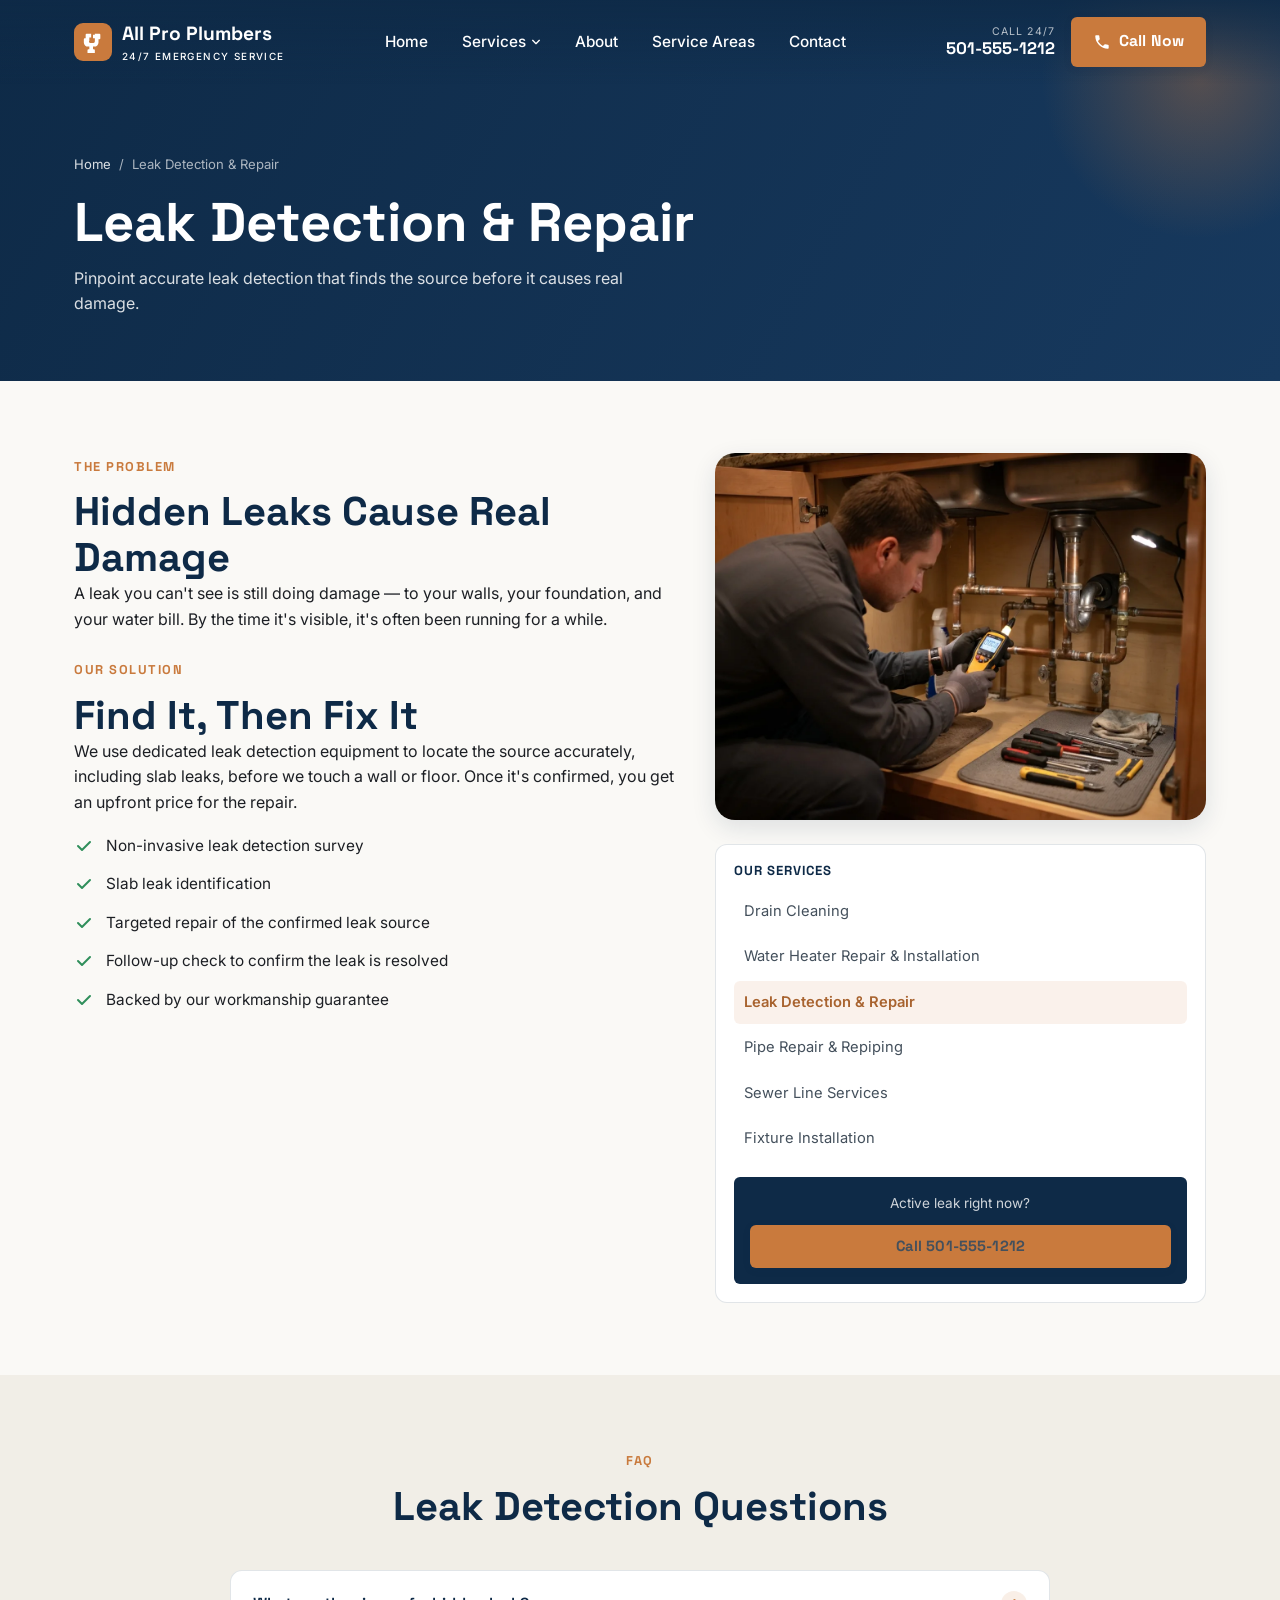
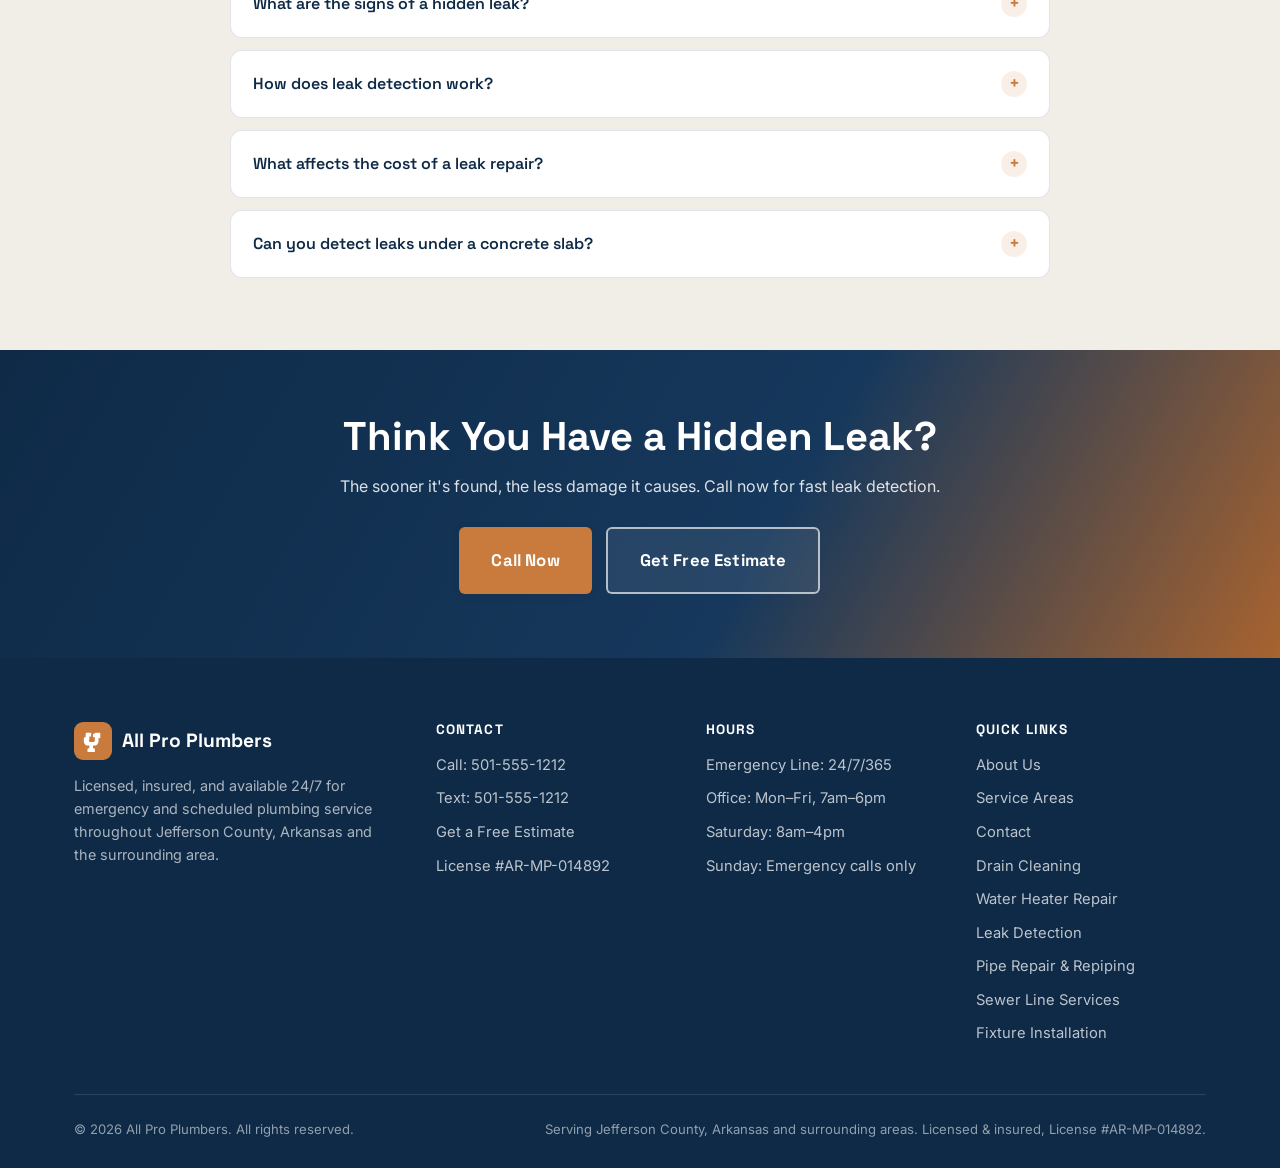
<file: services/leak-detection-repair.html>
<!doctype html>
<html lang="en">
<head>
<meta charset="UTF-8">
<meta name="viewport" content="width=device-width, initial-scale=1">
<title>Leak Detection &amp; Repair in Jefferson County, Arkansas | All Pro Plumbers</title>
<meta name="description" content="Accurate leak detection and repair in Jefferson County, Arkansas. Find hidden leaks before they cause real damage. Licensed plumbers, upfront pricing, 24/7 service.">
<link rel="canonical" href="https://allproplumbersjc.com/services/leak-detection-repair.html">
<meta name="robots" content="index, follow">

<meta property="og:type" content="website">
<meta property="og:site_name" content="All Pro Plumbers">
<meta property="og:title" content="Leak Detection & Repair in Jefferson County, Arkansas | All Pro Plumbers">
<meta property="og:description" content="Accurate leak detection and repair in Jefferson County, Arkansas. Find hidden leaks before they cause real damage.">
<meta property="og:url" content="https://allproplumbersjc.com/services/leak-detection-repair.html">
<meta property="og:image" content="https://allproplumbersjc.com/assets/plumbers-service-leak-detection.webp">
<meta name="twitter:card" content="summary_large_image">
<meta name="twitter:title" content="Leak Detection & Repair in Jefferson County, Arkansas | All Pro Plumbers">
<meta name="twitter:description" content="Accurate leak detection and repair in Jefferson County, Arkansas. Find hidden leaks before they cause real damage.">
<meta name="twitter:image" content="https://allproplumbersjc.com/assets/plumbers-service-leak-detection.webp">

<link rel="icon" type="image/svg+xml" href="/assets/favicon.svg">
<link rel="preconnect" href="https://fonts.googleapis.com">
<link rel="preconnect" href="https://fonts.gstatic.com" crossorigin>
<link href="https://fonts.googleapis.com/css2?family=Space+Grotesk:wght@500;700&family=Inter:wght@400;500;600;700&display=swap" rel="stylesheet">
<link rel="stylesheet" href="/css/style.css">

<script type="application/ld+json">
{
  "@context": "https://schema.org",
  "@type": "Service",
  "serviceType": "Leak Detection and Repair",
  "provider": {
    "@type": "Plumber",
    "name": "All Pro Plumbers",
    "telephone": "501-555-1212",
    "address": { "@type": "PostalAddress", "addressLocality": "Jefferson County", "addressRegion": "Arkansas" }
  },
  "areaServed": "Jefferson County, Arkansas",
  "url": "https://allproplumbersjc.com/services/leak-detection-repair.html"
}
</script>
<script type="application/ld+json">
{
  "@context": "https://schema.org",
  "@type": "FAQPage",
  "mainEntity": [
    {
      "@type": "Question",
      "name": "What are the signs of a hidden leak?",
      "acceptedAnswer": { "@type": "Answer", "text": "An unexplained rise in your water bill, the sound of running water when nothing's on, damp or warm spots on the floor, or a musty smell are all common signs worth having checked out." }
    },
    {
      "@type": "Question",
      "name": "How does leak detection work?",
      "acceptedAnswer": { "@type": "Answer", "text": "We use specialized detection equipment to pinpoint the source of a leak without unnecessary digging or demolition, so repairs can target the exact problem area." }
    },
    {
      "@type": "Question",
      "name": "What affects the cost of a leak repair?",
      "acceptedAnswer": { "@type": "Answer", "text": "Location and accessibility of the leak, the extent of the damage, and the type of pipe involved all factor in. We give you upfront pricing once we've located the source." }
    },
    {
      "@type": "Question",
      "name": "Can you detect leaks under a concrete slab?",
      "acceptedAnswer": { "@type": "Answer", "text": "Yes, slab leaks are one of the situations our detection equipment is specifically suited for, helping us confirm the leak's location before any repair work starts." }
    }
  ]
}
</script>
</head>
<body>
<a class="skip-link" href="#main">Skip to content</a>
<div data-include="/partials/header.html"></div>

<main id="main">

  <section class="page-banner">
    <div class="container">
      <nav class="breadcrumb" aria-label="Breadcrumb"><a href="/index.html">Home</a><span>/</span><span>Leak Detection &amp; Repair</span></nav>
      <h1>Leak Detection &amp; Repair</h1>
      <p>Pinpoint accurate leak detection that finds the source before it causes real damage.</p>
    </div>
  </section>

  <section>
    <div class="container two-col">
      <div>
        <span class="eyebrow">The Problem</span>
        <h2>Hidden Leaks Cause Real Damage</h2>
        <p>A leak you can't see is still doing damage — to your walls, your foundation, and your water bill. By the time it's visible, it's often been running for a while.</p>
        <span class="eyebrow" style="margin-top:28px;display:inline-block;">Our Solution</span>
        <h2>Find It, Then Fix It</h2>
        <p>We use dedicated leak detection equipment to locate the source accurately, including slab leaks, before we touch a wall or floor. Once it's confirmed, you get an upfront price for the repair.</p>
        <ul class="checklist">
          <li><svg viewBox="0 0 20 20" fill="none" aria-hidden="true"><path d="M4 10l4 4 8-8" stroke="currentColor" stroke-width="2" stroke-linecap="round" stroke-linejoin="round"/></svg>Non-invasive leak detection survey</li>
          <li><svg viewBox="0 0 20 20" fill="none" aria-hidden="true"><path d="M4 10l4 4 8-8" stroke="currentColor" stroke-width="2" stroke-linecap="round" stroke-linejoin="round"/></svg>Slab leak identification</li>
          <li><svg viewBox="0 0 20 20" fill="none" aria-hidden="true"><path d="M4 10l4 4 8-8" stroke="currentColor" stroke-width="2" stroke-linecap="round" stroke-linejoin="round"/></svg>Targeted repair of the confirmed leak source</li>
          <li><svg viewBox="0 0 20 20" fill="none" aria-hidden="true"><path d="M4 10l4 4 8-8" stroke="currentColor" stroke-width="2" stroke-linecap="round" stroke-linejoin="round"/></svg>Follow-up check to confirm the leak is resolved</li>
          <li><svg viewBox="0 0 20 20" fill="none" aria-hidden="true"><path d="M4 10l4 4 8-8" stroke="currentColor" stroke-width="2" stroke-linecap="round" stroke-linejoin="round"/></svg>Backed by our workmanship guarantee</li>
        </ul>
      </div>
      <div>
        <img src="/assets/plumbers-service-leak-detection.webp" alt="Plumber using leak detection equipment" width="640" height="480" loading="lazy">
        <div class="service-nav" style="margin-top:24px;">
          <h4>Our Services</h4>
          <ul>
            <li><a href="/services/drain-cleaning.html">Drain Cleaning</a></li>
            <li><a href="/services/water-heater-repair-installation.html">Water Heater Repair &amp; Installation</a></li>
            <li><a href="/services/leak-detection-repair.html" class="is-active">Leak Detection &amp; Repair</a></li>
            <li><a href="/services/pipe-repair-repiping.html">Pipe Repair &amp; Repiping</a></li>
            <li><a href="/services/sewer-line-services.html">Sewer Line Services</a></li>
            <li><a href="/services/fixture-installation.html">Fixture Installation</a></li>
          </ul>
          <div class="emergency-box">
            <p>Active leak right now?</p>
            <a class="btn btn-copper btn-block" href="tel:501-555-1212">Call 501-555-1212</a>
          </div>
        </div>
      </div>
    </div>
  </section>

  <section class="section-alt">
    <div class="container">
      <div class="section-head center">
        <span class="eyebrow">FAQ</span>
        <h2>Leak Detection Questions</h2>
      </div>
      <div class="faq-list">
        <div class="faq-item">
          <button class="faq-question" aria-expanded="false">What are the signs of a hidden leak?<span class="plus">+</span></button>
          <div class="faq-answer"><div class="faq-answer-inner">An unexplained rise in your water bill, the sound of running water when nothing's on, damp or warm spots on the floor, or a musty smell are all common signs worth having checked out.</div></div>
        </div>
        <div class="faq-item">
          <button class="faq-question" aria-expanded="false">How does leak detection work?<span class="plus">+</span></button>
          <div class="faq-answer"><div class="faq-answer-inner">We use specialized detection equipment to pinpoint the source of a leak without unnecessary digging or demolition, so repairs can target the exact problem area.</div></div>
        </div>
        <div class="faq-item">
          <button class="faq-question" aria-expanded="false">What affects the cost of a leak repair?<span class="plus">+</span></button>
          <div class="faq-answer"><div class="faq-answer-inner">Location and accessibility of the leak, the extent of the damage, and the type of pipe involved all factor in. We give you upfront pricing once we've located the source.</div></div>
        </div>
        <div class="faq-item">
          <button class="faq-question" aria-expanded="false">Can you detect leaks under a concrete slab?<span class="plus">+</span></button>
          <div class="faq-answer"><div class="faq-answer-inner">Yes, slab leaks are one of the situations our detection equipment is specifically suited for, helping us confirm the leak's location before any repair work starts.</div></div>
        </div>
      </div>
    </div>
  </section>

  <section class="cta-band">
    <div class="container">
      <h2>Think You Have a Hidden Leak?</h2>
      <p>The sooner it's found, the less damage it causes. Call now for fast leak detection.</p>
      <div class="btn-row">
        <a class="btn btn-copper btn-lg" href="tel:501-555-1212">Call Now</a>
        <a class="btn btn-outline-light btn-lg" href="/contact.html">Get Free Estimate</a>
      </div>
    </div>
  </section>

</main>

<div data-include="/partials/footer.html"></div>
<script src="/js/main.js"></script>
</body>
</html>
</file>
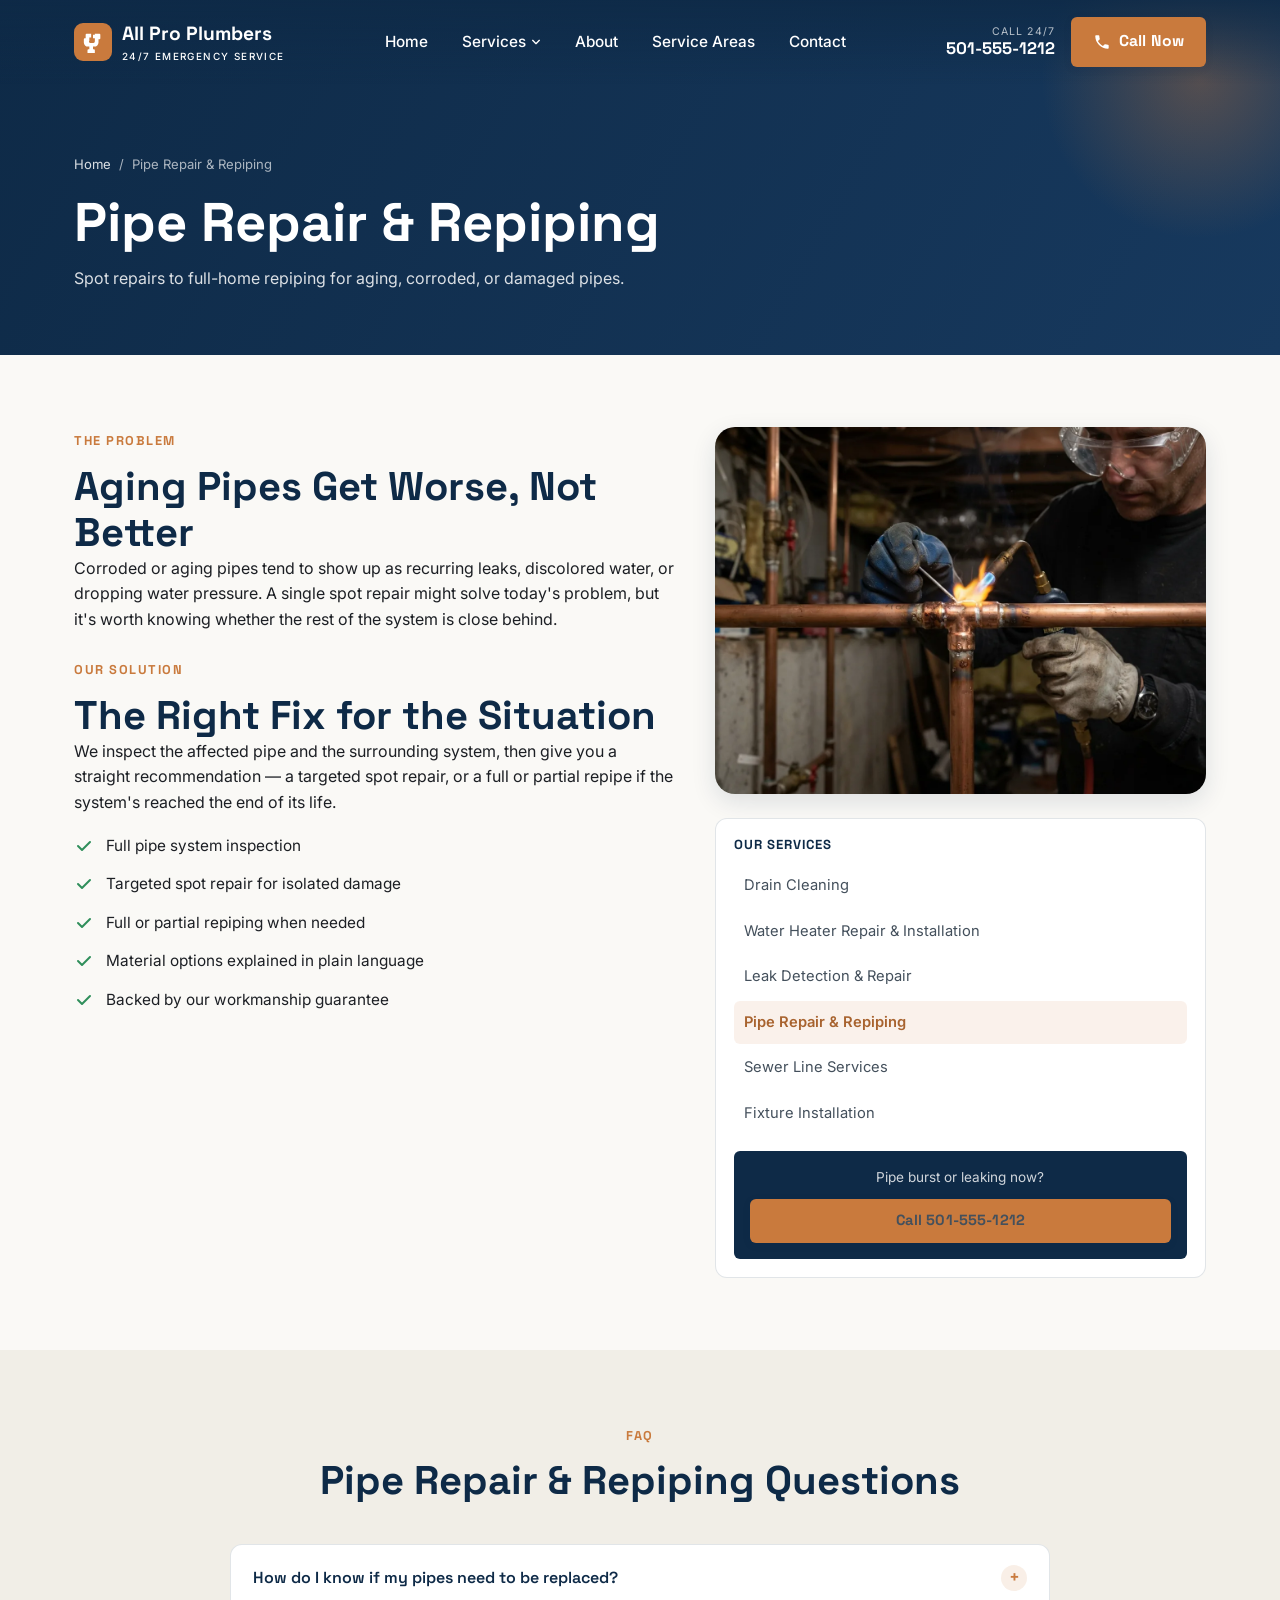
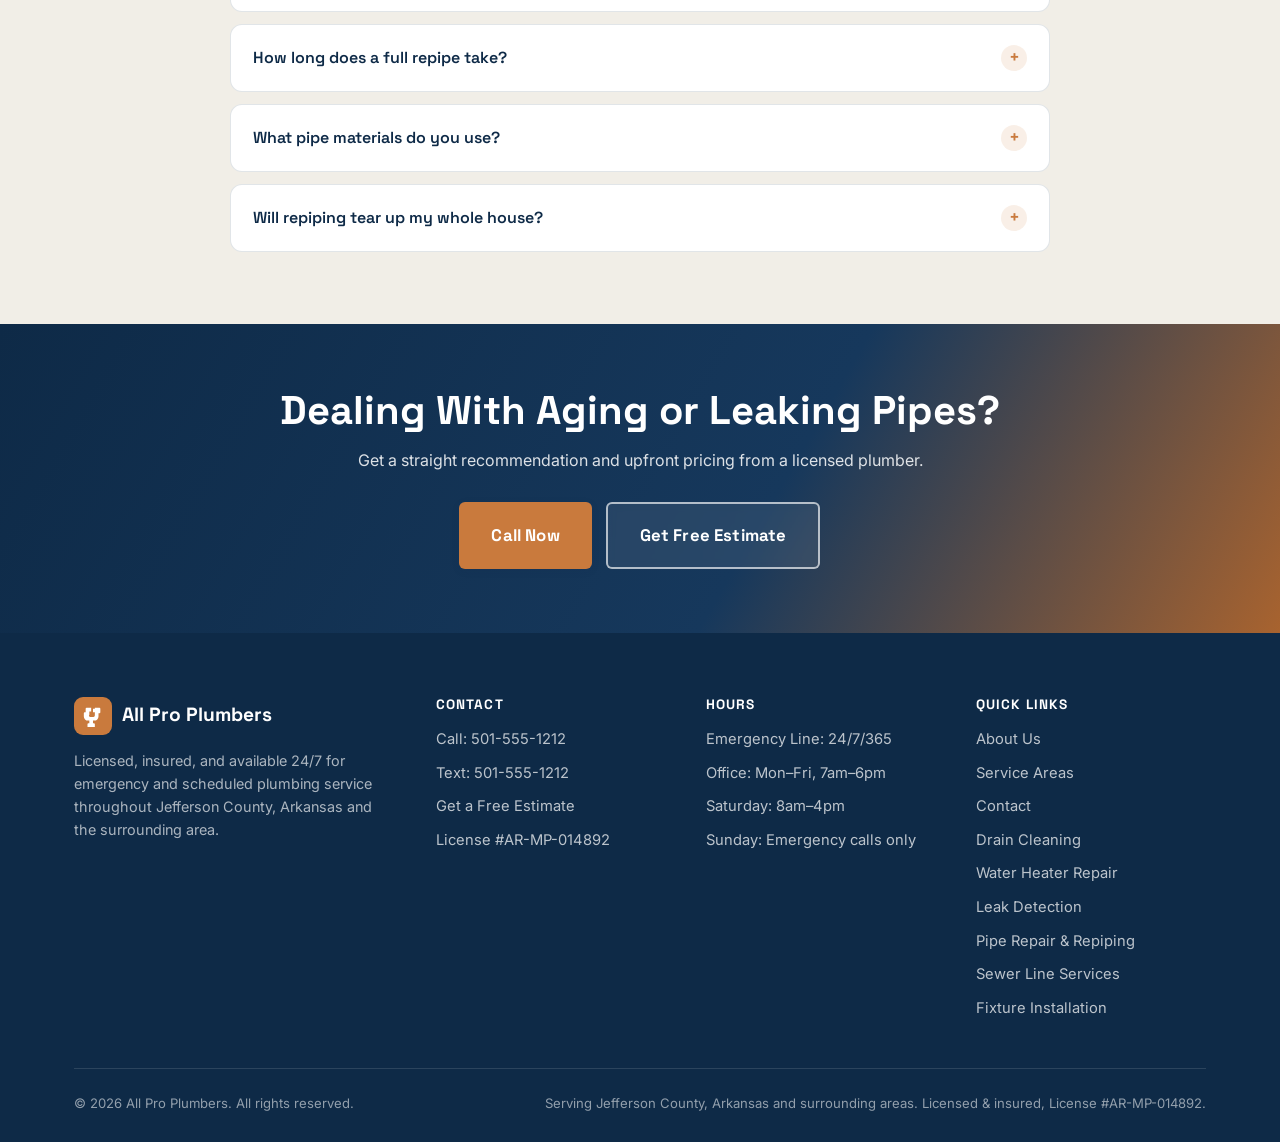
<file: services/pipe-repair-repiping.html>
<!doctype html>
<html lang="en">
<head>
<meta charset="UTF-8">
<meta name="viewport" content="width=device-width, initial-scale=1">
<title>Pipe Repair &amp; Repiping in Jefferson County, Arkansas | All Pro Plumbers</title>
<meta name="description" content="Pipe repair and full repiping services in Jefferson County, Arkansas for aging, corroded, or damaged pipes. Licensed plumbers, upfront pricing, 24/7 service.">
<link rel="canonical" href="https://allproplumbersjc.com/services/pipe-repair-repiping.html">
<meta name="robots" content="index, follow">

<meta property="og:type" content="website">
<meta property="og:site_name" content="All Pro Plumbers">
<meta property="og:title" content="Pipe Repair & Repiping in Jefferson County, Arkansas | All Pro Plumbers">
<meta property="og:description" content="Pipe repair and full repiping services in Jefferson County, Arkansas for aging, corroded, or damaged pipes.">
<meta property="og:url" content="https://allproplumbersjc.com/services/pipe-repair-repiping.html">
<meta property="og:image" content="https://allproplumbersjc.com/assets/plumbers-service-pipe-repair.webp">
<meta name="twitter:card" content="summary_large_image">
<meta name="twitter:title" content="Pipe Repair & Repiping in Jefferson County, Arkansas | All Pro Plumbers">
<meta name="twitter:description" content="Pipe repair and full repiping services in Jefferson County, Arkansas for aging, corroded, or damaged pipes.">
<meta name="twitter:image" content="https://allproplumbersjc.com/assets/plumbers-service-pipe-repair.webp">

<link rel="icon" type="image/svg+xml" href="/assets/favicon.svg">
<link rel="preconnect" href="https://fonts.googleapis.com">
<link rel="preconnect" href="https://fonts.gstatic.com" crossorigin>
<link href="https://fonts.googleapis.com/css2?family=Space+Grotesk:wght@500;700&family=Inter:wght@400;500;600;700&display=swap" rel="stylesheet">
<link rel="stylesheet" href="/css/style.css">

<script type="application/ld+json">
{
  "@context": "https://schema.org",
  "@type": "Service",
  "serviceType": "Pipe Repair and Repiping",
  "provider": {
    "@type": "Plumber",
    "name": "All Pro Plumbers",
    "telephone": "501-555-1212",
    "address": { "@type": "PostalAddress", "addressLocality": "Jefferson County", "addressRegion": "Arkansas" }
  },
  "areaServed": "Jefferson County, Arkansas",
  "url": "https://allproplumbersjc.com/services/pipe-repair-repiping.html"
}
</script>
<script type="application/ld+json">
{
  "@context": "https://schema.org",
  "@type": "FAQPage",
  "mainEntity": [
    {
      "@type": "Question",
      "name": "How do I know if my pipes need to be replaced?",
      "acceptedAnswer": { "@type": "Answer", "text": "Frequent leaks, discolored water, low water pressure, or visible corrosion on exposed pipes are all signs it may be time for repair or repiping. We can inspect and give you a straight answer." }
    },
    {
      "@type": "Question",
      "name": "How long does a full repipe take?",
      "acceptedAnswer": { "@type": "Answer", "text": "Timelines vary with the size of the home and the scope of work, and we'll give you a realistic estimate upfront once we've assessed the job." }
    },
    {
      "@type": "Question",
      "name": "What pipe materials do you use?",
      "acceptedAnswer": { "@type": "Answer", "text": "We'll recommend the material that fits your home and budget and walk you through the options before any work begins." }
    },
    {
      "@type": "Question",
      "name": "Will repiping tear up my whole house?",
      "acceptedAnswer": { "@type": "Answer", "text": "We work to minimize disruption wherever possible and will walk you through exactly what access is needed before the job starts, so there are no surprises." }
    }
  ]
}
</script>
</head>
<body>
<a class="skip-link" href="#main">Skip to content</a>
<div data-include="/partials/header.html"></div>

<main id="main">

  <section class="page-banner">
    <div class="container">
      <nav class="breadcrumb" aria-label="Breadcrumb"><a href="/index.html">Home</a><span>/</span><span>Pipe Repair &amp; Repiping</span></nav>
      <h1>Pipe Repair &amp; Repiping</h1>
      <p>Spot repairs to full-home repiping for aging, corroded, or damaged pipes.</p>
    </div>
  </section>

  <section>
    <div class="container two-col">
      <div>
        <span class="eyebrow">The Problem</span>
        <h2>Aging Pipes Get Worse, Not Better</h2>
        <p>Corroded or aging pipes tend to show up as recurring leaks, discolored water, or dropping water pressure. A single spot repair might solve today's problem, but it's worth knowing whether the rest of the system is close behind.</p>
        <span class="eyebrow" style="margin-top:28px;display:inline-block;">Our Solution</span>
        <h2>The Right Fix for the Situation</h2>
        <p>We inspect the affected pipe and the surrounding system, then give you a straight recommendation — a targeted spot repair, or a full or partial repipe if the system's reached the end of its life.</p>
        <ul class="checklist">
          <li><svg viewBox="0 0 20 20" fill="none" aria-hidden="true"><path d="M4 10l4 4 8-8" stroke="currentColor" stroke-width="2" stroke-linecap="round" stroke-linejoin="round"/></svg>Full pipe system inspection</li>
          <li><svg viewBox="0 0 20 20" fill="none" aria-hidden="true"><path d="M4 10l4 4 8-8" stroke="currentColor" stroke-width="2" stroke-linecap="round" stroke-linejoin="round"/></svg>Targeted spot repair for isolated damage</li>
          <li><svg viewBox="0 0 20 20" fill="none" aria-hidden="true"><path d="M4 10l4 4 8-8" stroke="currentColor" stroke-width="2" stroke-linecap="round" stroke-linejoin="round"/></svg>Full or partial repiping when needed</li>
          <li><svg viewBox="0 0 20 20" fill="none" aria-hidden="true"><path d="M4 10l4 4 8-8" stroke="currentColor" stroke-width="2" stroke-linecap="round" stroke-linejoin="round"/></svg>Material options explained in plain language</li>
          <li><svg viewBox="0 0 20 20" fill="none" aria-hidden="true"><path d="M4 10l4 4 8-8" stroke="currentColor" stroke-width="2" stroke-linecap="round" stroke-linejoin="round"/></svg>Backed by our workmanship guarantee</li>
        </ul>
      </div>
      <div>
        <img src="/assets/plumbers-service-pipe-repair.webp" alt="Plumber repairing a section of pipe" width="640" height="480" loading="lazy">
        <div class="service-nav" style="margin-top:24px;">
          <h4>Our Services</h4>
          <ul>
            <li><a href="/services/drain-cleaning.html">Drain Cleaning</a></li>
            <li><a href="/services/water-heater-repair-installation.html">Water Heater Repair &amp; Installation</a></li>
            <li><a href="/services/leak-detection-repair.html">Leak Detection &amp; Repair</a></li>
            <li><a href="/services/pipe-repair-repiping.html" class="is-active">Pipe Repair &amp; Repiping</a></li>
            <li><a href="/services/sewer-line-services.html">Sewer Line Services</a></li>
            <li><a href="/services/fixture-installation.html">Fixture Installation</a></li>
          </ul>
          <div class="emergency-box">
            <p>Pipe burst or leaking now?</p>
            <a class="btn btn-copper btn-block" href="tel:501-555-1212">Call 501-555-1212</a>
          </div>
        </div>
      </div>
    </div>
  </section>

  <section class="section-alt">
    <div class="container">
      <div class="section-head center">
        <span class="eyebrow">FAQ</span>
        <h2>Pipe Repair &amp; Repiping Questions</h2>
      </div>
      <div class="faq-list">
        <div class="faq-item">
          <button class="faq-question" aria-expanded="false">How do I know if my pipes need to be replaced?<span class="plus">+</span></button>
          <div class="faq-answer"><div class="faq-answer-inner">Frequent leaks, discolored water, low water pressure, or visible corrosion on exposed pipes are all signs it may be time for repair or repiping. We can inspect and give you a straight answer.</div></div>
        </div>
        <div class="faq-item">
          <button class="faq-question" aria-expanded="false">How long does a full repipe take?<span class="plus">+</span></button>
          <div class="faq-answer"><div class="faq-answer-inner">Timelines vary with the size of the home and the scope of work, and we'll give you a realistic estimate upfront once we've assessed the job.</div></div>
        </div>
        <div class="faq-item">
          <button class="faq-question" aria-expanded="false">What pipe materials do you use?<span class="plus">+</span></button>
          <div class="faq-answer"><div class="faq-answer-inner">We'll recommend the material that fits your home and budget and walk you through the options before any work begins.</div></div>
        </div>
        <div class="faq-item">
          <button class="faq-question" aria-expanded="false">Will repiping tear up my whole house?<span class="plus">+</span></button>
          <div class="faq-answer"><div class="faq-answer-inner">We work to minimize disruption wherever possible and will walk you through exactly what access is needed before the job starts, so there are no surprises.</div></div>
        </div>
      </div>
    </div>
  </section>

  <section class="cta-band">
    <div class="container">
      <h2>Dealing With Aging or Leaking Pipes?</h2>
      <p>Get a straight recommendation and upfront pricing from a licensed plumber.</p>
      <div class="btn-row">
        <a class="btn btn-copper btn-lg" href="tel:501-555-1212">Call Now</a>
        <a class="btn btn-outline-light btn-lg" href="/contact.html">Get Free Estimate</a>
      </div>
    </div>
  </section>

</main>

<div data-include="/partials/footer.html"></div>
<script src="/js/main.js"></script>
</body>
</html>
</file>
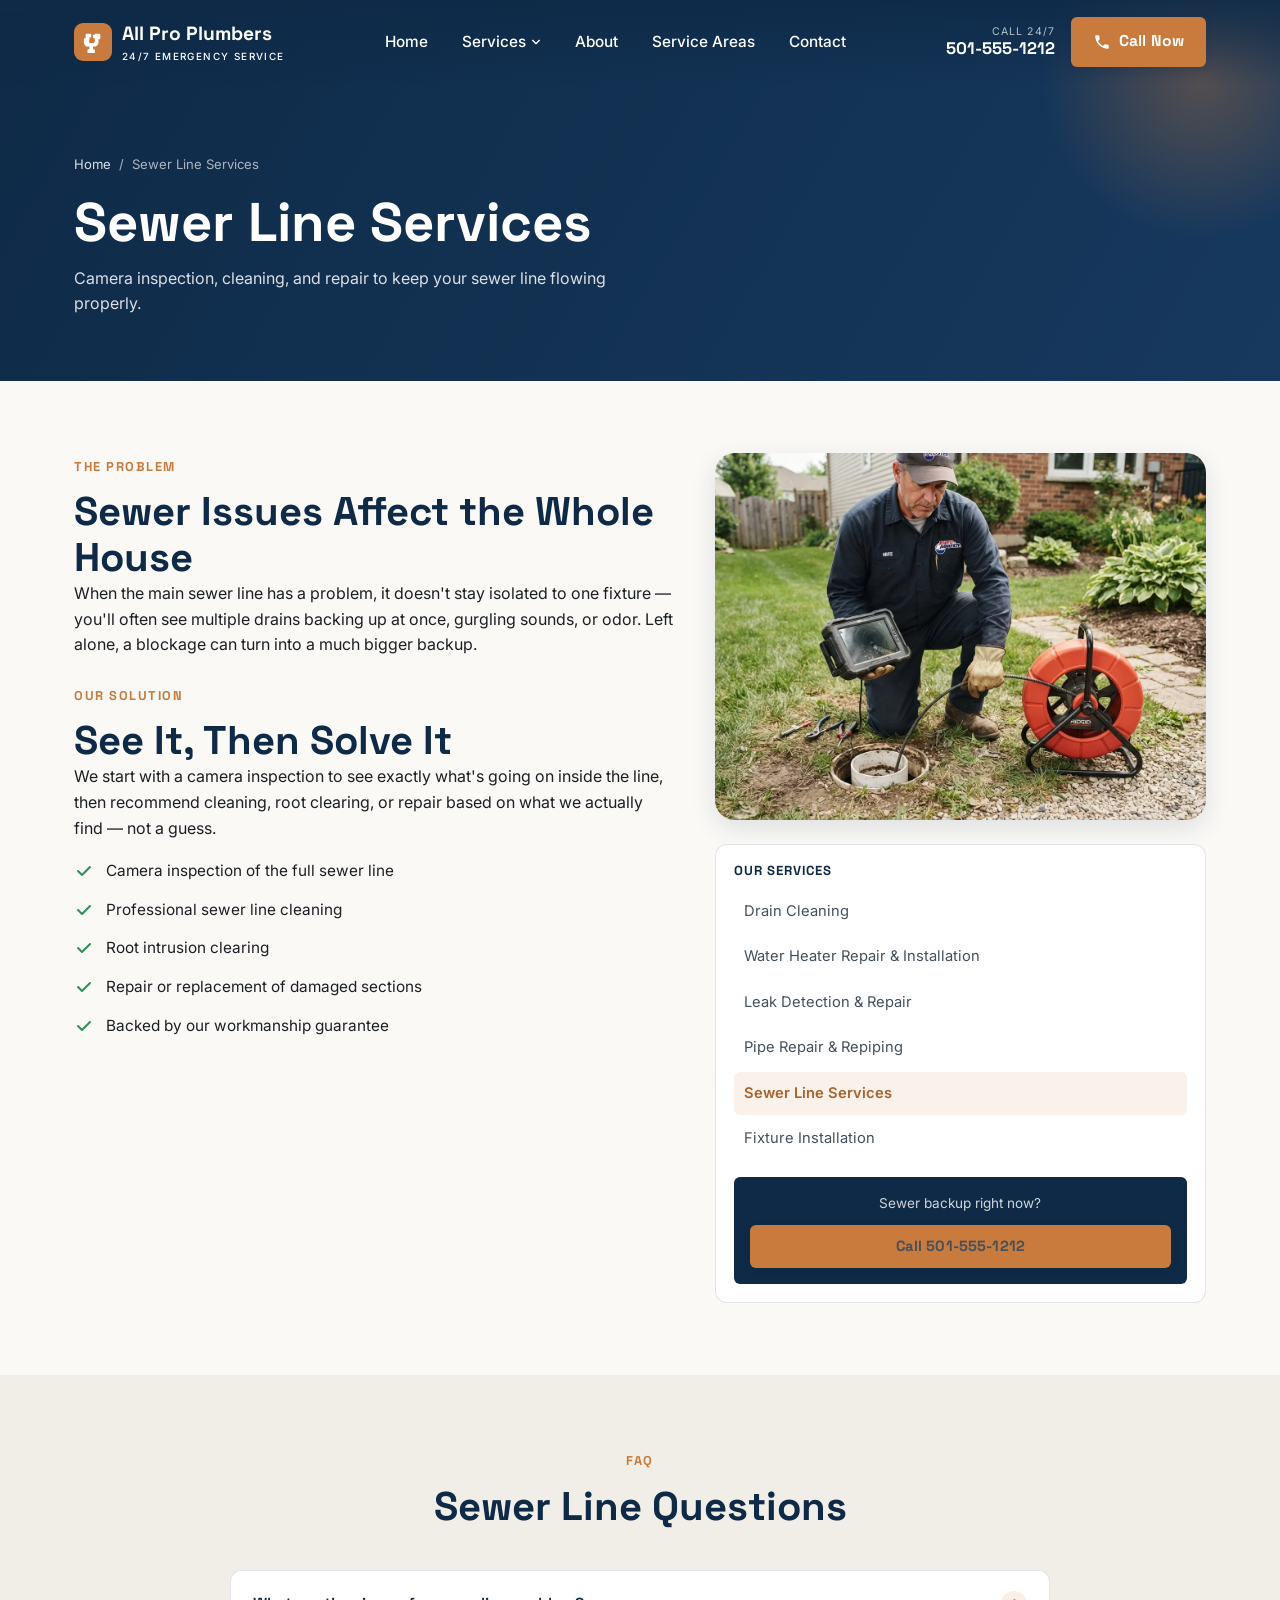
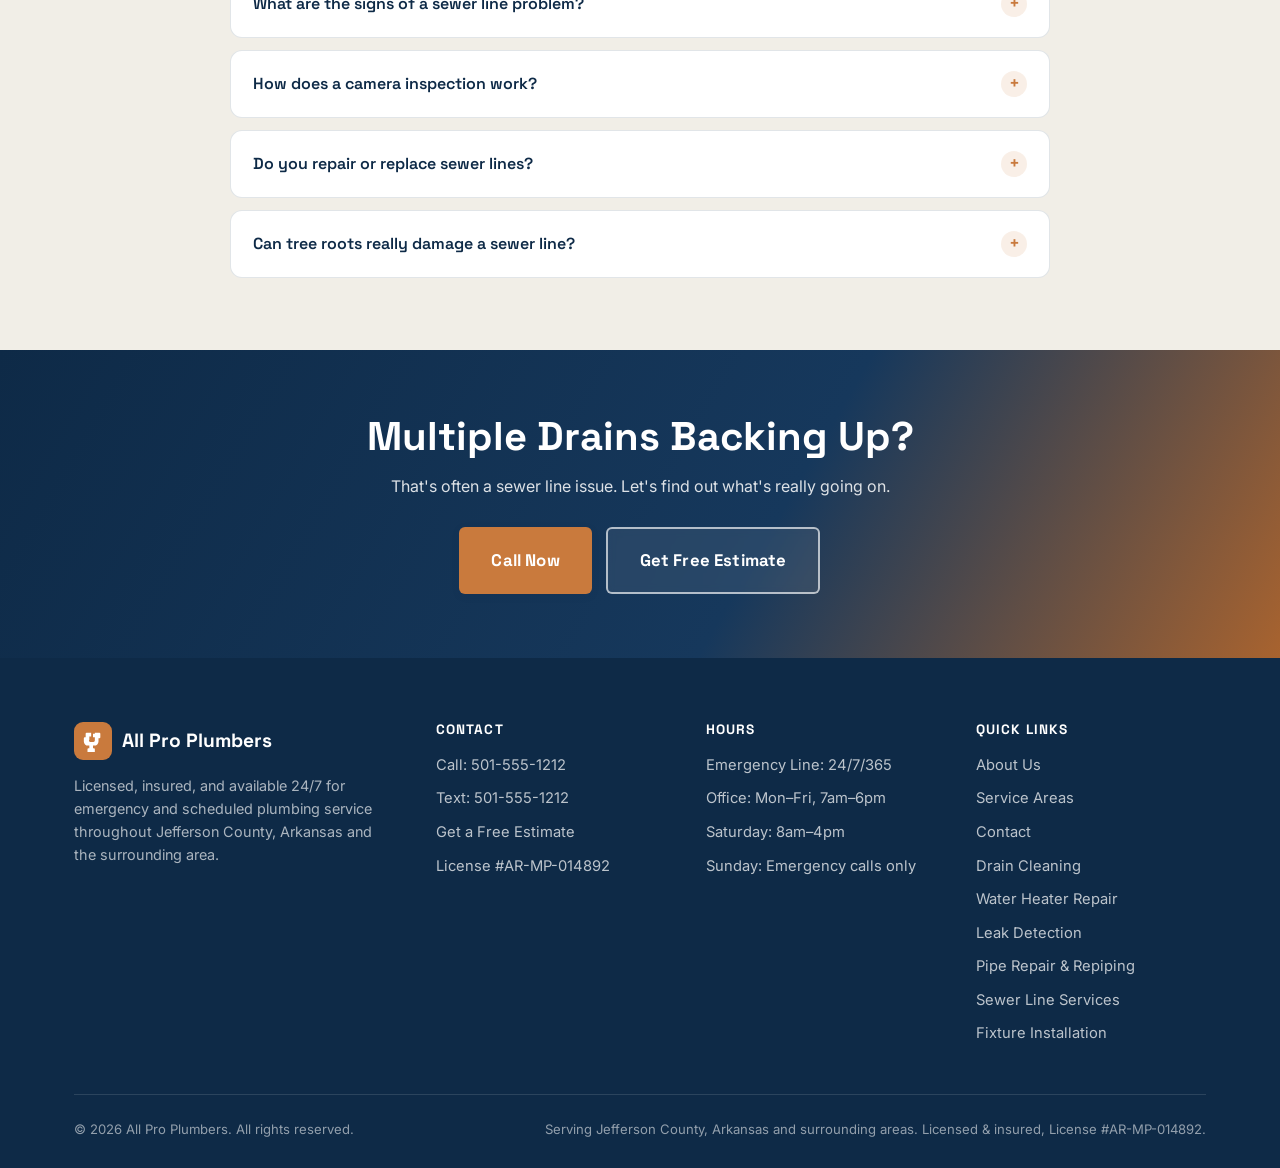
<file: services/sewer-line-services.html>
<!doctype html>
<html lang="en">
<head>
<meta charset="UTF-8">
<meta name="viewport" content="width=device-width, initial-scale=1">
<title>Sewer Line Services in Jefferson County, Arkansas | All Pro Plumbers</title>
<meta name="description" content="Sewer line camera inspection, cleaning, and repair in Jefferson County, Arkansas. Licensed plumbers, upfront pricing, 24/7 emergency service.">
<link rel="canonical" href="https://allproplumbersjc.com/services/sewer-line-services.html">
<meta name="robots" content="index, follow">

<meta property="og:type" content="website">
<meta property="og:site_name" content="All Pro Plumbers">
<meta property="og:title" content="Sewer Line Services in Jefferson County, Arkansas | All Pro Plumbers">
<meta property="og:description" content="Sewer line camera inspection, cleaning, and repair in Jefferson County, Arkansas.">
<meta property="og:url" content="https://allproplumbersjc.com/services/sewer-line-services.html">
<meta property="og:image" content="https://allproplumbersjc.com/assets/plumbers-service-sewer-line.webp">
<meta name="twitter:card" content="summary_large_image">
<meta name="twitter:title" content="Sewer Line Services in Jefferson County, Arkansas | All Pro Plumbers">
<meta name="twitter:description" content="Sewer line camera inspection, cleaning, and repair in Jefferson County, Arkansas.">
<meta name="twitter:image" content="https://allproplumbersjc.com/assets/plumbers-service-sewer-line.webp">

<link rel="icon" type="image/svg+xml" href="/assets/favicon.svg">
<link rel="preconnect" href="https://fonts.googleapis.com">
<link rel="preconnect" href="https://fonts.gstatic.com" crossorigin>
<link href="https://fonts.googleapis.com/css2?family=Space+Grotesk:wght@500;700&family=Inter:wght@400;500;600;700&display=swap" rel="stylesheet">
<link rel="stylesheet" href="/css/style.css">

<script type="application/ld+json">
{
  "@context": "https://schema.org",
  "@type": "Service",
  "serviceType": "Sewer Line Services",
  "provider": {
    "@type": "Plumber",
    "name": "All Pro Plumbers",
    "telephone": "501-555-1212",
    "address": { "@type": "PostalAddress", "addressLocality": "Jefferson County", "addressRegion": "Arkansas" }
  },
  "areaServed": "Jefferson County, Arkansas",
  "url": "https://allproplumbersjc.com/services/sewer-line-services.html"
}
</script>
<script type="application/ld+json">
{
  "@context": "https://schema.org",
  "@type": "FAQPage",
  "mainEntity": [
    {
      "@type": "Question",
      "name": "What are the signs of a sewer line problem?",
      "acceptedAnswer": { "@type": "Answer", "text": "Multiple slow drains throughout the house at once, gurgling sounds, sewage odor, or unusually soggy patches in the yard can all point to a sewer line issue." }
    },
    {
      "@type": "Question",
      "name": "How does a camera inspection work?",
      "acceptedAnswer": { "@type": "Answer", "text": "We run a specialized camera through the line to see exactly what's happening inside — blockages, cracks, or root intrusion — so we can recommend the right fix instead of guessing." }
    },
    {
      "@type": "Question",
      "name": "Do you repair or replace sewer lines?",
      "acceptedAnswer": { "@type": "Answer", "text": "Both, depending on what the inspection shows. We'll explain the condition of your line and give you upfront pricing for the recommended approach." }
    },
    {
      "@type": "Question",
      "name": "Can tree roots really damage a sewer line?",
      "acceptedAnswer": { "@type": "Answer", "text": "Yes, roots are one of the most common causes of sewer line blockages and damage, and we can clear intrusions and advise on preventing them from coming back." }
    }
  ]
}
</script>
</head>
<body>
<a class="skip-link" href="#main">Skip to content</a>
<div data-include="/partials/header.html"></div>

<main id="main">

  <section class="page-banner">
    <div class="container">
      <nav class="breadcrumb" aria-label="Breadcrumb"><a href="/index.html">Home</a><span>/</span><span>Sewer Line Services</span></nav>
      <h1>Sewer Line Services</h1>
      <p>Camera inspection, cleaning, and repair to keep your sewer line flowing properly.</p>
    </div>
  </section>

  <section>
    <div class="container two-col">
      <div>
        <span class="eyebrow">The Problem</span>
        <h2>Sewer Issues Affect the Whole House</h2>
        <p>When the main sewer line has a problem, it doesn't stay isolated to one fixture — you'll often see multiple drains backing up at once, gurgling sounds, or odor. Left alone, a blockage can turn into a much bigger backup.</p>
        <span class="eyebrow" style="margin-top:28px;display:inline-block;">Our Solution</span>
        <h2>See It, Then Solve It</h2>
        <p>We start with a camera inspection to see exactly what's going on inside the line, then recommend cleaning, root clearing, or repair based on what we actually find — not a guess.</p>
        <ul class="checklist">
          <li><svg viewBox="0 0 20 20" fill="none" aria-hidden="true"><path d="M4 10l4 4 8-8" stroke="currentColor" stroke-width="2" stroke-linecap="round" stroke-linejoin="round"/></svg>Camera inspection of the full sewer line</li>
          <li><svg viewBox="0 0 20 20" fill="none" aria-hidden="true"><path d="M4 10l4 4 8-8" stroke="currentColor" stroke-width="2" stroke-linecap="round" stroke-linejoin="round"/></svg>Professional sewer line cleaning</li>
          <li><svg viewBox="0 0 20 20" fill="none" aria-hidden="true"><path d="M4 10l4 4 8-8" stroke="currentColor" stroke-width="2" stroke-linecap="round" stroke-linejoin="round"/></svg>Root intrusion clearing</li>
          <li><svg viewBox="0 0 20 20" fill="none" aria-hidden="true"><path d="M4 10l4 4 8-8" stroke="currentColor" stroke-width="2" stroke-linecap="round" stroke-linejoin="round"/></svg>Repair or replacement of damaged sections</li>
          <li><svg viewBox="0 0 20 20" fill="none" aria-hidden="true"><path d="M4 10l4 4 8-8" stroke="currentColor" stroke-width="2" stroke-linecap="round" stroke-linejoin="round"/></svg>Backed by our workmanship guarantee</li>
        </ul>
      </div>
      <div>
        <img src="/assets/plumbers-service-sewer-line.webp" alt="Plumber inspecting a sewer line" width="640" height="480" loading="lazy">
        <div class="service-nav" style="margin-top:24px;">
          <h4>Our Services</h4>
          <ul>
            <li><a href="/services/drain-cleaning.html">Drain Cleaning</a></li>
            <li><a href="/services/water-heater-repair-installation.html">Water Heater Repair &amp; Installation</a></li>
            <li><a href="/services/leak-detection-repair.html">Leak Detection &amp; Repair</a></li>
            <li><a href="/services/pipe-repair-repiping.html">Pipe Repair &amp; Repiping</a></li>
            <li><a href="/services/sewer-line-services.html" class="is-active">Sewer Line Services</a></li>
            <li><a href="/services/fixture-installation.html">Fixture Installation</a></li>
          </ul>
          <div class="emergency-box">
            <p>Sewer backup right now?</p>
            <a class="btn btn-copper btn-block" href="tel:501-555-1212">Call 501-555-1212</a>
          </div>
        </div>
      </div>
    </div>
  </section>

  <section class="section-alt">
    <div class="container">
      <div class="section-head center">
        <span class="eyebrow">FAQ</span>
        <h2>Sewer Line Questions</h2>
      </div>
      <div class="faq-list">
        <div class="faq-item">
          <button class="faq-question" aria-expanded="false">What are the signs of a sewer line problem?<span class="plus">+</span></button>
          <div class="faq-answer"><div class="faq-answer-inner">Multiple slow drains throughout the house at once, gurgling sounds, sewage odor, or unusually soggy patches in the yard can all point to a sewer line issue.</div></div>
        </div>
        <div class="faq-item">
          <button class="faq-question" aria-expanded="false">How does a camera inspection work?<span class="plus">+</span></button>
          <div class="faq-answer"><div class="faq-answer-inner">We run a specialized camera through the line to see exactly what's happening inside — blockages, cracks, or root intrusion — so we can recommend the right fix instead of guessing.</div></div>
        </div>
        <div class="faq-item">
          <button class="faq-question" aria-expanded="false">Do you repair or replace sewer lines?<span class="plus">+</span></button>
          <div class="faq-answer"><div class="faq-answer-inner">Both, depending on what the inspection shows. We'll explain the condition of your line and give you upfront pricing for the recommended approach.</div></div>
        </div>
        <div class="faq-item">
          <button class="faq-question" aria-expanded="false">Can tree roots really damage a sewer line?<span class="plus">+</span></button>
          <div class="faq-answer"><div class="faq-answer-inner">Yes, roots are one of the most common causes of sewer line blockages and damage, and we can clear intrusions and advise on preventing them from coming back.</div></div>
        </div>
      </div>
    </div>
  </section>

  <section class="cta-band">
    <div class="container">
      <h2>Multiple Drains Backing Up?</h2>
      <p>That's often a sewer line issue. Let's find out what's really going on.</p>
      <div class="btn-row">
        <a class="btn btn-copper btn-lg" href="tel:501-555-1212">Call Now</a>
        <a class="btn btn-outline-light btn-lg" href="/contact.html">Get Free Estimate</a>
      </div>
    </div>
  </section>

</main>

<div data-include="/partials/footer.html"></div>
<script src="/js/main.js"></script>
</body>
</html>
</file>
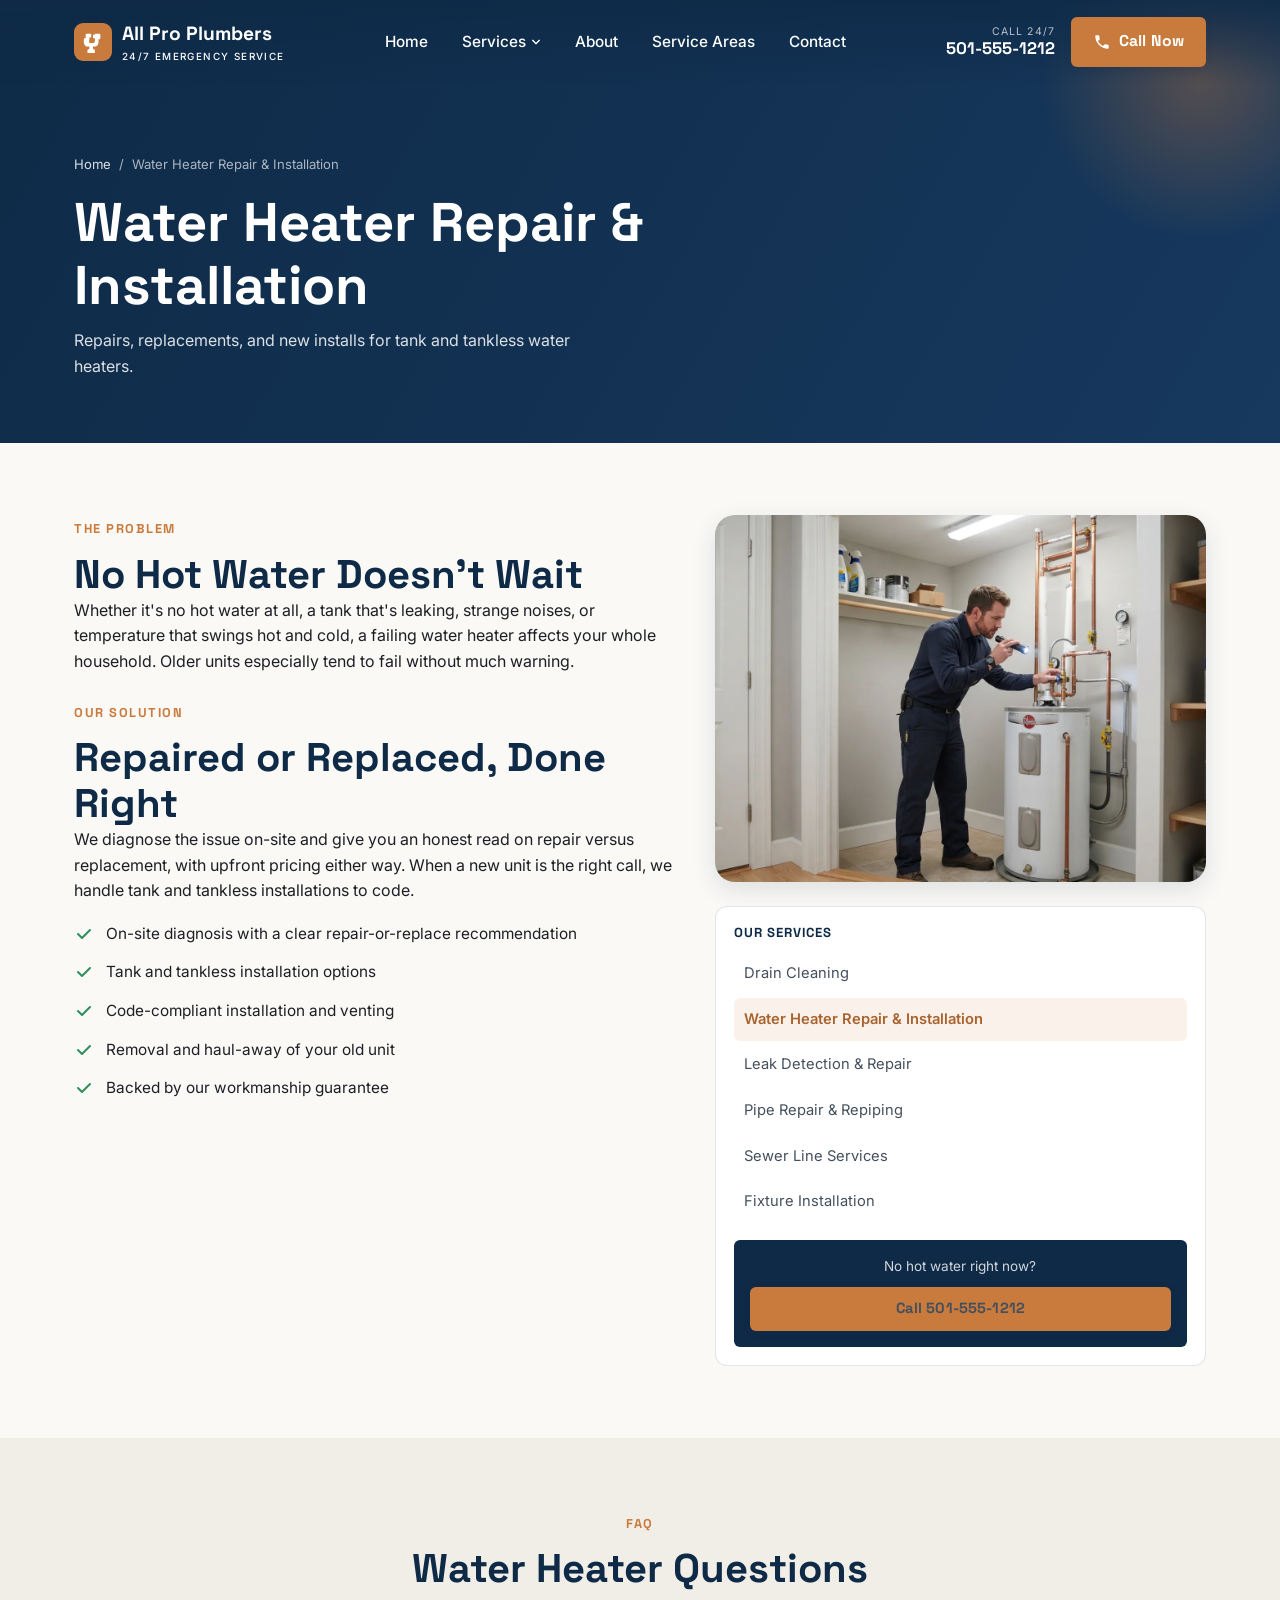
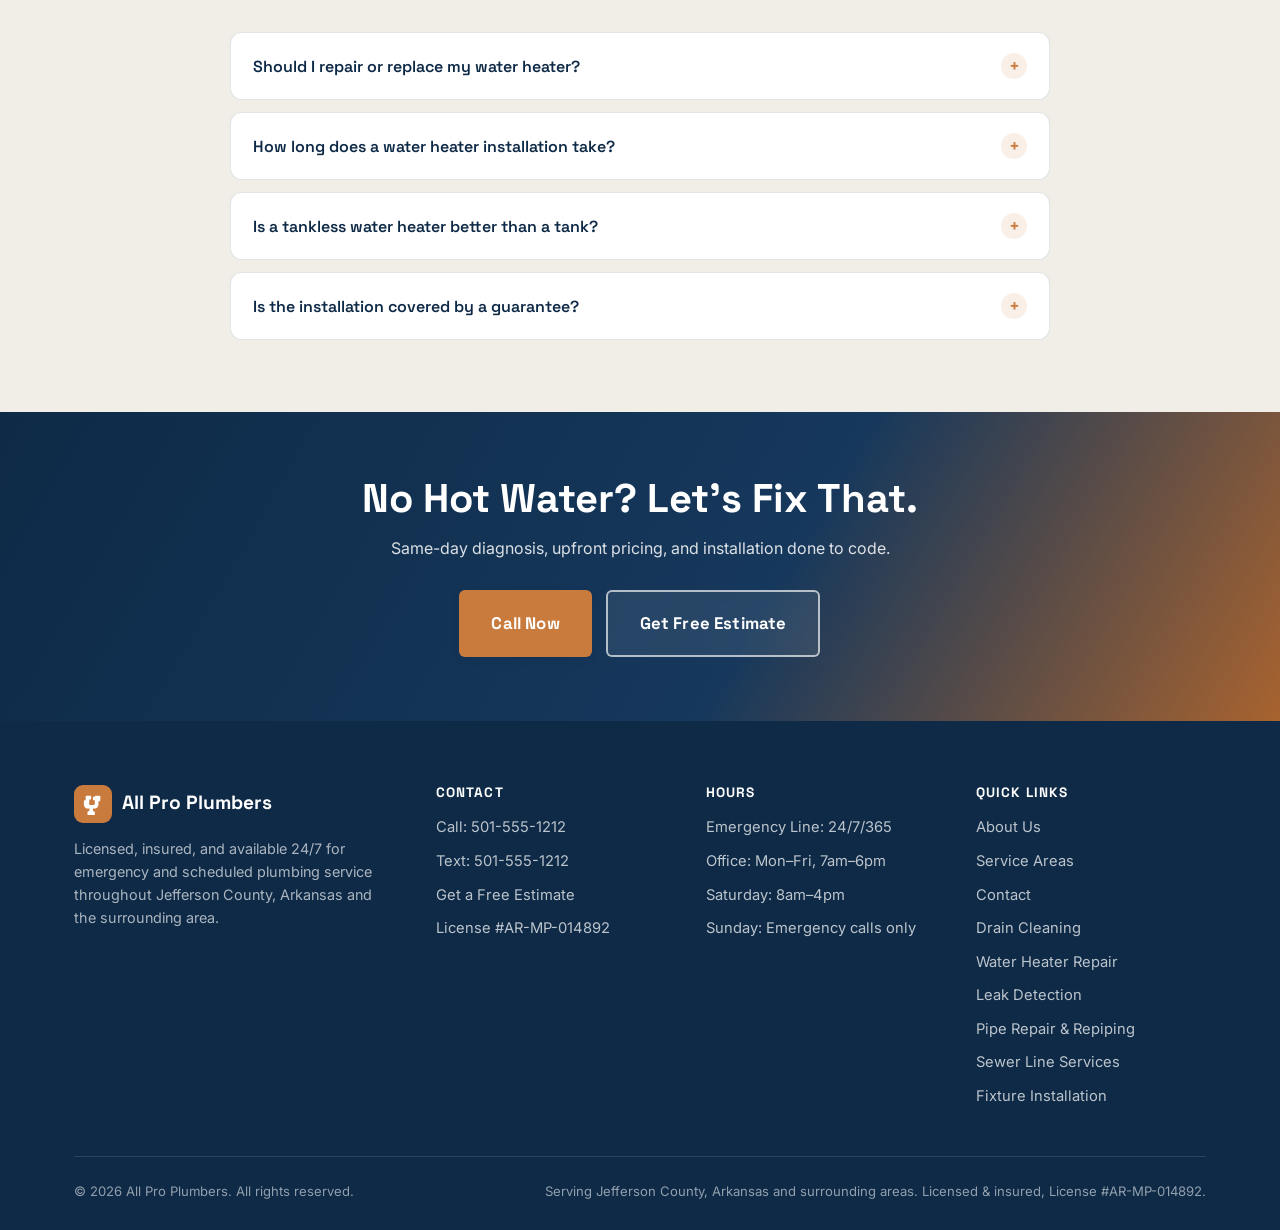
<file: services/water-heater-repair-installation.html>
<!doctype html>
<html lang="en">
<head>
<meta charset="UTF-8">
<meta name="viewport" content="width=device-width, initial-scale=1">
<title>Water Heater Repair &amp; Installation in Jefferson County, Arkansas | All Pro Plumbers</title>
<meta name="description" content="Water heater repair, replacement, and installation for tank and tankless systems in Jefferson County, Arkansas. Licensed plumbers, upfront pricing, 24/7 emergency service.">
<link rel="canonical" href="https://allproplumbersjc.com/services/water-heater-repair-installation.html">
<meta name="robots" content="index, follow">

<meta property="og:type" content="website">
<meta property="og:site_name" content="All Pro Plumbers">
<meta property="og:title" content="Water Heater Repair & Installation in Jefferson County, Arkansas | All Pro Plumbers">
<meta property="og:description" content="Water heater repair, replacement, and installation for tank and tankless systems in Jefferson County, Arkansas.">
<meta property="og:url" content="https://allproplumbersjc.com/services/water-heater-repair-installation.html">
<meta property="og:image" content="https://allproplumbersjc.com/assets/plumbers-service-water-heater.webp">
<meta name="twitter:card" content="summary_large_image">
<meta name="twitter:title" content="Water Heater Repair & Installation in Jefferson County, Arkansas | All Pro Plumbers">
<meta name="twitter:description" content="Water heater repair, replacement, and installation for tank and tankless systems in Jefferson County, Arkansas.">
<meta name="twitter:image" content="https://allproplumbersjc.com/assets/plumbers-service-water-heater.webp">

<link rel="icon" type="image/svg+xml" href="/assets/favicon.svg">
<link rel="preconnect" href="https://fonts.googleapis.com">
<link rel="preconnect" href="https://fonts.gstatic.com" crossorigin>
<link href="https://fonts.googleapis.com/css2?family=Space+Grotesk:wght@500;700&family=Inter:wght@400;500;600;700&display=swap" rel="stylesheet">
<link rel="stylesheet" href="/css/style.css">

<script type="application/ld+json">
{
  "@context": "https://schema.org",
  "@type": "Service",
  "serviceType": "Water Heater Repair and Installation",
  "provider": {
    "@type": "Plumber",
    "name": "All Pro Plumbers",
    "telephone": "501-555-1212",
    "address": { "@type": "PostalAddress", "addressLocality": "Jefferson County", "addressRegion": "Arkansas" }
  },
  "areaServed": "Jefferson County, Arkansas",
  "url": "https://allproplumbersjc.com/services/water-heater-repair-installation.html"
}
</script>
<script type="application/ld+json">
{
  "@context": "https://schema.org",
  "@type": "FAQPage",
  "mainEntity": [
    {
      "@type": "Question",
      "name": "Should I repair or replace my water heater?",
      "acceptedAnswer": { "@type": "Answer", "text": "It depends on the age of the unit, the cost of the repair, and how often it's had problems. We'll walk you through both options and their upfront costs on-site so you can make the call." }
    },
    {
      "@type": "Question",
      "name": "How long does a water heater installation take?",
      "acceptedAnswer": { "@type": "Answer", "text": "Most standard tank replacements are completed in a single visit. Tankless installations or units requiring venting or electrical changes may take longer, which we'll outline in your upfront quote." }
    },
    {
      "@type": "Question",
      "name": "Is a tankless water heater better than a tank?",
      "acceptedAnswer": { "@type": "Answer", "text": "Both have tradeoffs around upfront cost, space, and hot water demand. We'll help you compare options for your household so you can choose what fits best." }
    },
    {
      "@type": "Question",
      "name": "Is the installation covered by a guarantee?",
      "acceptedAnswer": { "@type": "Answer", "text": "Yes, our workmanship on every installation is backed by our guarantee, in addition to any manufacturer warranty on the unit itself." }
    }
  ]
}
</script>
</head>
<body>
<a class="skip-link" href="#main">Skip to content</a>
<div data-include="/partials/header.html"></div>

<main id="main">

  <section class="page-banner">
    <div class="container">
      <nav class="breadcrumb" aria-label="Breadcrumb"><a href="/index.html">Home</a><span>/</span><span>Water Heater Repair &amp; Installation</span></nav>
      <h1>Water Heater Repair &amp; Installation</h1>
      <p>Repairs, replacements, and new installs for tank and tankless water heaters.</p>
    </div>
  </section>

  <section>
    <div class="container two-col">
      <div>
        <span class="eyebrow">The Problem</span>
        <h2>No Hot Water Doesn't Wait</h2>
        <p>Whether it's no hot water at all, a tank that's leaking, strange noises, or temperature that swings hot and cold, a failing water heater affects your whole household. Older units especially tend to fail without much warning.</p>
        <span class="eyebrow" style="margin-top:28px;display:inline-block;">Our Solution</span>
        <h2>Repaired or Replaced, Done Right</h2>
        <p>We diagnose the issue on-site and give you an honest read on repair versus replacement, with upfront pricing either way. When a new unit is the right call, we handle tank and tankless installations to code.</p>
        <ul class="checklist">
          <li><svg viewBox="0 0 20 20" fill="none" aria-hidden="true"><path d="M4 10l4 4 8-8" stroke="currentColor" stroke-width="2" stroke-linecap="round" stroke-linejoin="round"/></svg>On-site diagnosis with a clear repair-or-replace recommendation</li>
          <li><svg viewBox="0 0 20 20" fill="none" aria-hidden="true"><path d="M4 10l4 4 8-8" stroke="currentColor" stroke-width="2" stroke-linecap="round" stroke-linejoin="round"/></svg>Tank and tankless installation options</li>
          <li><svg viewBox="0 0 20 20" fill="none" aria-hidden="true"><path d="M4 10l4 4 8-8" stroke="currentColor" stroke-width="2" stroke-linecap="round" stroke-linejoin="round"/></svg>Code-compliant installation and venting</li>
          <li><svg viewBox="0 0 20 20" fill="none" aria-hidden="true"><path d="M4 10l4 4 8-8" stroke="currentColor" stroke-width="2" stroke-linecap="round" stroke-linejoin="round"/></svg>Removal and haul-away of your old unit</li>
          <li><svg viewBox="0 0 20 20" fill="none" aria-hidden="true"><path d="M4 10l4 4 8-8" stroke="currentColor" stroke-width="2" stroke-linecap="round" stroke-linejoin="round"/></svg>Backed by our workmanship guarantee</li>
        </ul>
      </div>
      <div>
        <img src="/assets/plumbers-service-water-heater.webp" alt="Plumber servicing a residential water heater" width="640" height="480" loading="lazy">
        <div class="service-nav" style="margin-top:24px;">
          <h4>Our Services</h4>
          <ul>
            <li><a href="/services/drain-cleaning.html">Drain Cleaning</a></li>
            <li><a href="/services/water-heater-repair-installation.html" class="is-active">Water Heater Repair &amp; Installation</a></li>
            <li><a href="/services/leak-detection-repair.html">Leak Detection &amp; Repair</a></li>
            <li><a href="/services/pipe-repair-repiping.html">Pipe Repair &amp; Repiping</a></li>
            <li><a href="/services/sewer-line-services.html">Sewer Line Services</a></li>
            <li><a href="/services/fixture-installation.html">Fixture Installation</a></li>
          </ul>
          <div class="emergency-box">
            <p>No hot water right now?</p>
            <a class="btn btn-copper btn-block" href="tel:501-555-1212">Call 501-555-1212</a>
          </div>
        </div>
      </div>
    </div>
  </section>

  <section class="section-alt">
    <div class="container">
      <div class="section-head center">
        <span class="eyebrow">FAQ</span>
        <h2>Water Heater Questions</h2>
      </div>
      <div class="faq-list">
        <div class="faq-item">
          <button class="faq-question" aria-expanded="false">Should I repair or replace my water heater?<span class="plus">+</span></button>
          <div class="faq-answer"><div class="faq-answer-inner">It depends on the age of the unit, the cost of the repair, and how often it's had problems. We'll walk you through both options and their upfront costs on-site so you can make the call.</div></div>
        </div>
        <div class="faq-item">
          <button class="faq-question" aria-expanded="false">How long does a water heater installation take?<span class="plus">+</span></button>
          <div class="faq-answer"><div class="faq-answer-inner">Most standard tank replacements are completed in a single visit. Tankless installations or units requiring venting or electrical changes may take longer, which we'll outline in your upfront quote.</div></div>
        </div>
        <div class="faq-item">
          <button class="faq-question" aria-expanded="false">Is a tankless water heater better than a tank?<span class="plus">+</span></button>
          <div class="faq-answer"><div class="faq-answer-inner">Both have tradeoffs around upfront cost, space, and hot water demand. We'll help you compare options for your household so you can choose what fits best.</div></div>
        </div>
        <div class="faq-item">
          <button class="faq-question" aria-expanded="false">Is the installation covered by a guarantee?<span class="plus">+</span></button>
          <div class="faq-answer"><div class="faq-answer-inner">Yes, our workmanship on every installation is backed by our guarantee, in addition to any manufacturer warranty on the unit itself.</div></div>
        </div>
      </div>
    </div>
  </section>

  <section class="cta-band">
    <div class="container">
      <h2>No Hot Water? Let's Fix That.</h2>
      <p>Same-day diagnosis, upfront pricing, and installation done to code.</p>
      <div class="btn-row">
        <a class="btn btn-copper btn-lg" href="tel:501-555-1212">Call Now</a>
        <a class="btn btn-outline-light btn-lg" href="/contact.html">Get Free Estimate</a>
      </div>
    </div>
  </section>

</main>

<div data-include="/partials/footer.html"></div>
<script src="/js/main.js"></script>
</body>
</html>
</file>
<file: css/style.css>
/* ==========================================================================
   All Pro Plumbers — shared stylesheet
   ========================================================================== */

:root {
  --color-bg: #FAF9F6;
  --color-navy: #0E2A47;
  --color-navy-light: #16385c;
  --color-copper: #C97A3D;
  --color-copper-dark: #a8632f;
  --color-charcoal: #1C1F24;
  --color-green: #2F8F5B;
  --color-white: #FFFFFF;
  --color-border: rgba(14, 42, 71, 0.12);

  --font-display: 'Space Grotesk', 'Helvetica Neue', Arial, sans-serif;
  --font-body: 'Inter', 'Helvetica Neue', Arial, sans-serif;

  --header-height: 84px;
  --header-height-mobile: 68px;

  --radius-sm: 6px;
  --radius-md: 12px;
  --radius-lg: 20px;

  --shadow-sm: 0 2px 8px rgba(14, 42, 71, 0.08);
  --shadow-md: 0 8px 24px rgba(14, 42, 71, 0.12);
  --shadow-lg: 0 16px 48px rgba(14, 42, 71, 0.18);

  --container-w: 1180px;
}

/* ---------- Reset ---------- */
*, *::before, *::after { box-sizing: border-box; }
body, h1, h2, h3, h4, p, ul, ol, figure, blockquote { margin: 0; }
ul, ol { padding: 0; list-style: none; }
img { max-width: 100%; height: auto; display: block; }
a { color: inherit; text-decoration: none; }
button { font: inherit; cursor: pointer; border: none; background: none; color: inherit; }
input, textarea, select { font: inherit; }

body {
  background: var(--color-bg);
  color: var(--color-charcoal);
  font-family: var(--font-body);
  line-height: 1.6;
  -webkit-font-smoothing: antialiased;
}

h1, h2, h3, h4 {
  font-family: var(--font-display);
  font-weight: 700;
  line-height: 1.15;
  color: var(--color-navy);
}

h1 { font-size: clamp(2.1rem, 5vw, 3.4rem); }
h2 { font-size: clamp(1.7rem, 3.6vw, 2.5rem); }
h3 { font-size: clamp(1.2rem, 2.2vw, 1.5rem); }

p { max-width: 68ch; }

.container {
  width: 100%;
  max-width: var(--container-w);
  margin: 0 auto;
  padding: 0 24px;
}

section { padding: 72px 0; }

.eyebrow {
  display: inline-block;
  font-family: var(--font-display);
  font-weight: 700;
  font-size: 0.8rem;
  letter-spacing: 0.12em;
  text-transform: uppercase;
  color: var(--color-copper);
  margin-bottom: 12px;
}

.section-head {
  max-width: 640px;
  margin: 0 0 40px;
}
.section-head.center { margin-left: auto; margin-right: auto; text-align: center; }
.section-head p { margin-top: 14px; color: #44505c; }

.skip-link {
  position: absolute;
  left: -999px;
  top: 0;
  background: var(--color-navy);
  color: #fff;
  padding: 12px 20px;
  z-index: 2000;
  border-radius: 0 0 8px 0;
}
.skip-link:focus { left: 0; }

/* ---------- Buttons ---------- */
.btn {
  display: inline-flex;
  align-items: center;
  justify-content: center;
  gap: 8px;
  padding: 15px 28px;
  border-radius: var(--radius-sm);
  font-family: var(--font-display);
  font-weight: 700;
  font-size: 0.98rem;
  letter-spacing: 0.01em;
  transition: transform 0.15s ease, box-shadow 0.15s ease, background 0.15s ease, color 0.15s ease;
  white-space: nowrap;
}
.btn svg { flex-shrink: 0; width: 18px; height: 18px; }
.btn:hover { transform: translateY(-2px); }
.btn:active { transform: translateY(0); }

.btn-copper {
  background: var(--color-copper);
  color: #fff;
  box-shadow: var(--shadow-sm);
}
.btn-copper:hover { background: var(--color-copper-dark); box-shadow: var(--shadow-md); }

.btn-navy {
  background: var(--color-navy);
  color: #fff;
}
.btn-navy:hover { background: var(--color-navy-light); box-shadow: var(--shadow-md); }

.btn-outline {
  background: transparent;
  color: var(--color-navy);
  border: 2px solid var(--color-navy);
  padding: 13px 26px;
}
.btn-outline:hover { background: var(--color-navy); color: #fff; }

.btn-outline-light {
  background: rgba(255,255,255,0.08);
  color: #fff;
  border: 2px solid rgba(255,255,255,0.65);
  padding: 13px 26px;
  backdrop-filter: blur(4px);
}
.btn-outline-light:hover { background: #fff; color: var(--color-navy); border-color: #fff; }

.btn-block { width: 100%; }
.btn-lg { padding: 18px 32px; font-size: 1.05rem; }

/* ==========================================================================
   Header
   ========================================================================== */
.site-header {
  position: fixed;
  top: 0; left: 0; right: 0;
  z-index: 1000;
  height: var(--header-height-mobile);
  display: flex;
  align-items: center;
  background: linear-gradient(to bottom, rgba(14,42,71,0.85) 0%, rgba(14,42,71,0.35) 60%, rgba(14,42,71,0) 100%);
  transition: background 0.25s ease, box-shadow 0.25s ease, height 0.25s ease;
}
@media (min-width: 900px) {
  .site-header { height: var(--header-height); }
}

.site-header.is-scrolled {
  background: var(--color-navy);
  box-shadow: var(--shadow-md);
}

.site-header .container {
  display: flex;
  align-items: center;
  justify-content: space-between;
  width: 100%;
}

.brand {
  display: flex;
  align-items: center;
  gap: 10px;
  font-family: var(--font-display);
  font-weight: 700;
  font-size: 1.2rem;
  color: #fff;
}
.brand .brand-mark {
  display: inline-flex;
  align-items: center;
  justify-content: center;
  width: 38px;
  height: 38px;
  border-radius: 9px;
  background: var(--color-copper);
  color: #fff;
}
.brand .brand-mark svg { width: 22px; height: 22px; }
.brand-name-sub {
  display: block;
  font-family: var(--font-body);
  font-weight: 500;
  font-size: 0.62rem;
  letter-spacing: 0.14em;
  text-transform: uppercase;
  color: #fff;
}

.nav-links {
  display: none;
}
@media (min-width: 900px) {
  .nav-links {
    display: flex;
    align-items: center;
    gap: 30px;
  }
  .nav-links a {
    color: #fff;
    font-weight: 500;
    font-size: 0.96rem;
    position: relative;
    padding: 6px 2px;
  }
  .nav-links a::after {
    content: '';
    position: absolute;
    left: 0; right: 100%;
    bottom: 0;
    height: 2px;
    background: var(--color-copper);
    transition: right 0.2s ease;
  }
  .nav-links a:hover::after,
  .nav-links a.is-active::after { right: 0; }
}

.header-actions {
  display: flex;
  align-items: center;
  gap: 16px;
}

.header-phone {
  display: none;
  flex-direction: column;
  line-height: 1.25;
  color: #fff;
  text-align: right;
}
.header-phone .label {
  font-size: 0.66rem;
  letter-spacing: 0.1em;
  text-transform: uppercase;
  color: rgba(255,255,255,0.7);
}
.header-phone .number {
  font-family: var(--font-display);
  font-weight: 700;
  font-size: 1.05rem;
}
@media (min-width: 1080px) {
  .header-phone { display: flex; }
}

.header-cta { display: none; }
@media (min-width: 900px) {
  .header-cta { display: inline-flex; padding: 12px 22px; }
}

/* Desktop "Services" dropdown — CSS-only, hover + keyboard focus-within */
.nav-item-dropdown { position: relative; }
.nav-item-dropdown > a { display: inline-flex; align-items: center; gap: 5px; }
.nav-item-dropdown > a .caret { width: 10px; height: 10px; transition: transform 0.2s ease; }
.nav-item-dropdown:hover > a .caret,
.nav-item-dropdown:focus-within > a .caret { transform: rotate(180deg); }
.nav-dropdown-menu {
  position: absolute;
  top: calc(100% + 14px);
  left: -14px;
  min-width: 260px;
  background: var(--color-navy);
  border-radius: var(--radius-md);
  box-shadow: var(--shadow-lg);
  padding: 10px;
  opacity: 0;
  visibility: hidden;
  transform: translateY(6px);
  transition: opacity 0.18s ease, transform 0.18s ease, visibility 0.18s ease;
  z-index: 1001;
}
.nav-item-dropdown:hover .nav-dropdown-menu,
.nav-item-dropdown:focus-within .nav-dropdown-menu {
  opacity: 1;
  visibility: visible;
  transform: translateY(0);
}
.nav-dropdown-menu a {
  display: block;
  padding: 10px 12px;
  border-radius: 8px;
  font-size: 0.9rem;
  font-weight: 500;
  white-space: nowrap;
}
.nav-dropdown-menu a::after { display: none; }
.nav-dropdown-menu a:hover, .nav-dropdown-menu a:focus-visible { background: rgba(255,255,255,0.08); }

/* Mobile nav "Services" accordion — native <details> avoids custom JS toggle bugs */
.mobile-nav-services { border-bottom: 1px solid rgba(255,255,255,0.1); margin-bottom: 4px; }
.mobile-nav-services summary {
  list-style: none;
  cursor: pointer;
  display: flex;
  align-items: center;
  justify-content: space-between;
  color: #fff;
  font-family: var(--font-display);
  font-weight: 600;
  font-size: 1.15rem;
  padding: 14px 4px;
}
.mobile-nav-services summary::-webkit-details-marker { display: none; }
.mobile-nav-services summary .caret { width: 14px; height: 14px; transition: transform 0.2s ease; flex-shrink: 0; }
.mobile-nav-services[open] summary .caret { transform: rotate(180deg); }
.mobile-nav-services .sub-links { padding: 0 0 10px 14px; display: flex; flex-direction: column; }
.mobile-nav-services .sub-links a {
  border-bottom: none;
  padding: 10px 4px;
  font-family: var(--font-body);
  font-weight: 500;
  font-size: 1rem;
  color: rgba(255,255,255,0.85);
}

/* Hamburger */
.hamburger {
  display: inline-flex;
  flex-direction: column;
  justify-content: center;
  align-items: center;
  gap: 5px;
  width: 44px;
  height: 44px;
  z-index: 1002;
  position: relative;
}
@media (min-width: 900px) {
  .hamburger { display: none; }
}
.hamburger span {
  display: block;
  width: 24px;
  height: 2px;
  background: #fff;
  border-radius: 2px;
  transition: transform 0.25s ease, opacity 0.25s ease;
}
.hamburger[aria-expanded="true"] span:nth-child(1) { transform: translateY(7px) rotate(45deg); }
.hamburger[aria-expanded="true"] span:nth-child(2) { opacity: 0; }
.hamburger[aria-expanded="true"] span:nth-child(3) { transform: translateY(-7px) rotate(-45deg); }

/* Mobile nav backdrop + panel */
.nav-backdrop {
  position: fixed;
  inset: 0;
  background: rgba(14, 42, 71, 0.55);
  z-index: 1000;
  opacity: 0;
  visibility: hidden;
  transition: opacity 0.25s ease, visibility 0.25s ease;
}
.nav-backdrop.is-open { opacity: 1; visibility: visible; }

.mobile-nav {
  position: fixed;
  top: 0; right: 0;
  height: 100%;
  width: min(84vw, 360px);
  background: var(--color-navy);
  z-index: 1001;
  transform: translateX(100%);
  transition: transform 0.3s ease;
  display: flex;
  flex-direction: column;
  padding: 90px 32px 32px;
  overflow-y: auto;
  box-shadow: -12px 0 40px rgba(0,0,0,0.3);
}
.mobile-nav.is-open { transform: translateX(0); }
@media (min-width: 900px) {
  .mobile-nav, .nav-backdrop { display: none; }
}

.mobile-nav-links { display: flex; flex-direction: column; gap: 0; margin-bottom: 28px; }
.mobile-nav a {
  display: block;
  color: #fff;
  font-family: var(--font-display);
  font-weight: 600;
  font-size: 1.15rem;
  padding: 14px 4px;
  border-bottom: 1px solid rgba(255,255,255,0.1);
}
.mobile-nav-close {
  position: absolute;
  top: 20px; right: 20px;
  width: 40px; height: 40px;
  color: #fff;
  font-size: 1.6rem;
  display: flex;
  align-items: center;
  justify-content: center;
}
.mobile-nav-cta { display: flex; flex-direction: column; gap: 12px; margin-top: auto; }
.mobile-nav-phone {
  color: #fff;
  font-family: var(--font-display);
  font-weight: 700;
  font-size: 1.1rem;
  text-align: center;
  padding: 10px 0;
  border: 2px solid rgba(255,255,255,0.4);
  border-radius: var(--radius-sm);
}

/* ==========================================================================
   Hero
   ========================================================================== */
.hero {
  position: relative;
  min-height: 640px;
  display: flex;
  align-items: flex-end;
  color: #fff;
  background: linear-gradient(135deg, var(--color-navy) 0%, #143a5f 55%, var(--color-copper-dark) 130%);
  background-size: cover;
  background-position: center;
  overflow: hidden;
}
.hero-media {
  position: absolute;
  inset: 0;
  z-index: 0;
}
.hero-media img {
  width: 100%;
  height: 100%;
  object-fit: cover;
  object-position: center 30%;
}
.hero-media::after {
  content: '';
  position: absolute;
  inset: 0;
  background: linear-gradient(180deg, rgba(14,42,71,0.16) 0%, rgba(14,42,71,0.04) 30%, rgba(14,42,71,0.82) 100%);
}
.hero-content {
  position: relative;
  z-index: 1;
  width: 100%;
  padding-top: calc(var(--header-height-mobile) + 56px);
  padding-bottom: 56px;
}
@media (min-width: 900px) {
  .hero-content { padding-top: calc(var(--header-height) + 90px); padding-bottom: 80px; }
}
.hero-content h1 {
  color: #fff;
  text-shadow: 0 4px 24px rgba(0,0,0,0.45);
  max-width: 16ch;
}
.hero-content .hero-sub {
  margin-top: 18px;
  font-size: clamp(1.02rem, 2vw, 1.2rem);
  color: rgba(255,255,255,0.92);
  text-shadow: 0 2px 12px rgba(0,0,0,0.4);
  max-width: 46ch;
}
.hero-cta-row {
  display: flex;
  flex-direction: column;
  align-items: flex-start;
  gap: 12px;
  margin-top: 26px;
}
.hero-cta-row .btn { flex: 0 0 auto; }
@media (min-width: 640px) {
  .hero-cta-row { flex-direction: row; flex-wrap: wrap; align-items: center; }
}
@media (max-width: 639px) {
  .hero-content .hero-sub { max-width: 25ch; }
  .hero-cta-row { margin-top: 15vh; }
}

.hero-reviews {
  display: inline-flex;
  align-items: center;
  gap: 6px;
  margin-top: 12px;
  padding: 0;
  background: transparent;
  border-radius: 0;
  box-shadow: none;
}
.hero-reviews .g-logo { font-family: var(--font-display); font-weight: 700; font-size: 0.85rem; }
.g-logo .g1{color:#4285F4} .g-logo .g2{color:#EA4335} .g-logo .g3{color:#FBBC05} .g-logo .g4{color:#4285F4} .g-logo .g5{color:#34A853} .g-logo .g6{color:#EA4335}
.hero-reviews .stars { color: #FBBC05; letter-spacing: 1px; font-size: 0.75rem; }
.hero-reviews .rev-text { color: #fff; font-size: 0.78rem; font-weight: 600; text-shadow: 0 1px 6px rgba(0,0,0,0.55); }

/* Page banner (interior pages) */
.page-banner {
  position: relative;
  padding: calc(var(--header-height-mobile) + 60px) 0 56px;
  background: linear-gradient(120deg, var(--color-navy) 0%, #17395e 100%);
  color: #fff;
  overflow: hidden;
}
@media (min-width: 900px) {
  .page-banner { padding: calc(var(--header-height) + 70px) 0 64px; }
}
.page-banner::before {
  content: '';
  position: absolute;
  right: -80px; top: -80px;
  width: 320px; height: 320px;
  border-radius: 50%;
  background: radial-gradient(circle, rgba(201,122,61,0.35), transparent 70%);
}
.page-banner h1 { color: #fff; max-width: 20ch; }
.page-banner p { color: rgba(255,255,255,0.85); margin-top: 12px; max-width: 55ch; }
.breadcrumb {
  position: relative;
  display: flex;
  gap: 8px;
  font-size: 0.82rem;
  color: rgba(255,255,255,0.65);
  margin-bottom: 16px;
}
.breadcrumb a { color: rgba(255,255,255,0.85); }
.breadcrumb a:hover { color: var(--color-copper); }

/* ==========================================================================
   Trust bar
   ========================================================================== */
.trust-bar {
  background: var(--color-navy);
  padding: 26px 0;
}
.trust-bar ul {
  display: grid;
  grid-template-columns: repeat(2, 1fr);
  gap: 18px;
}
@media (min-width: 760px) {
  .trust-bar ul { grid-template-columns: repeat(4, 1fr); }
}
.trust-bar li {
  display: flex;
  align-items: center;
  gap: 10px;
  color: #fff;
  font-family: var(--font-display);
  font-weight: 600;
  font-size: 0.92rem;
}
.trust-bar svg { width: 22px; height: 22px; color: var(--color-copper); flex-shrink: 0; }

/* ==========================================================================
   Services grid
   ========================================================================== */
.services-grid {
  display: grid;
  grid-template-columns: 1fr;
  gap: 28px;
}
@media (min-width: 640px) {
  .services-grid { grid-template-columns: repeat(2, 1fr); }
}
@media (min-width: 980px) {
  .services-grid { grid-template-columns: repeat(3, 1fr); }
}
.service-card {
  background: #fff;
  border-radius: var(--radius-md);
  overflow: hidden;
  box-shadow: var(--shadow-sm);
  transition: transform 0.2s ease, box-shadow 0.2s ease;
  display: flex;
  flex-direction: column;
}
.service-card:hover { transform: translateY(-6px); box-shadow: var(--shadow-lg); }
.service-card-media { aspect-ratio: 4/3; overflow: hidden; }
.service-card-media img { width: 100%; height: 100%; object-fit: cover; transition: transform 0.4s ease; }
.service-card:hover .service-card-media img { transform: scale(1.06); }
.service-card-body { padding: 22px 22px 26px; display: flex; flex-direction: column; flex: 1; }
.service-card-body h3 { margin-bottom: 10px; }
.service-card-body p { color: #44505c; font-size: 0.95rem; flex: 1; }
.service-card-link {
  display: inline-flex;
  align-items: center;
  gap: 6px;
  margin-top: 16px;
  color: var(--color-copper);
  font-family: var(--font-display);
  font-weight: 700;
  font-size: 0.92rem;
}
.service-card-link svg { width: 16px; height: 16px; transition: transform 0.2s ease; }
.service-card:hover .service-card-link svg { transform: translateX(4px); }

/* ==========================================================================
   Why choose / icon list
   ========================================================================== */
.why-grid {
  display: grid;
  grid-template-columns: 1fr;
  gap: 26px;
}
@media (min-width: 760px) {
  .why-grid { grid-template-columns: repeat(2, 1fr); }
}
.why-card {
  display: flex;
  gap: 16px;
  padding: 24px;
  background: #fff;
  border-radius: var(--radius-md);
  border: 1px solid var(--color-border);
}
.why-card .icon {
  flex-shrink: 0;
  width: 48px; height: 48px;
  border-radius: 10px;
  background: rgba(201,122,61,0.12);
  color: var(--color-copper);
  display: flex; align-items: center; justify-content: center;
}
.why-card .icon svg { width: 26px; height: 26px; }
.why-card h3 { font-size: 1.1rem; margin-bottom: 6px; }
.why-card p { font-size: 0.94rem; color: #44505c; }

.section-alt { background: #F1EEE7; }

/* ==========================================================================
   Process strip
   ========================================================================== */
.process-strip {
  display: grid;
  grid-template-columns: 1fr;
  gap: 32px;
  counter-reset: step;
}
@media (min-width: 760px) {
  .process-strip { grid-template-columns: repeat(4, 1fr); }
}
.process-step { position: relative; padding-left: 56px; }
@media (min-width: 760px) {
  .process-step { padding-left: 0; padding-top: 56px; }
}
.process-step .num {
  position: absolute;
  top: 0; left: 0;
  width: 42px; height: 42px;
  border-radius: 50%;
  background: var(--color-navy);
  color: var(--color-copper);
  font-family: var(--font-display);
  font-weight: 700;
  display: flex; align-items: center; justify-content: center;
}
.process-step h3 { font-size: 1.05rem; margin-bottom: 6px; }
.process-step p { font-size: 0.92rem; color: #44505c; }

/* ==========================================================================
   Reviews
   ========================================================================== */
.reviews-grid {
  display: grid;
  grid-template-columns: 1fr;
  gap: 22px;
}
@media (min-width: 760px) {
  .reviews-grid { grid-template-columns: repeat(3, 1fr); }
}
.review-card {
  background: #fff;
  border-radius: var(--radius-md);
  padding: 24px;
  border: 1px solid var(--color-border);
}
.review-card .rating-line { display: flex; align-items: center; gap: 8px; margin-bottom: 12px; }
.review-card .rating-line .g-logo { font-family: var(--font-display); font-weight: 700; font-size: 1rem; }
.review-card .stars { color: #FBBC05; letter-spacing: 2px; }
.review-card p { font-size: 0.94rem; color: #33404a; margin-bottom: 14px; }
.review-card .author { font-family: var(--font-display); font-weight: 700; font-size: 0.9rem; color: var(--color-navy); }
.review-placeholder-tag {
  display: inline-block;
  margin-top: 10px;
  font-size: 0.7rem;
  letter-spacing: 0.06em;
  text-transform: uppercase;
  color: var(--color-copper-dark);
  background: rgba(201,122,61,0.12);
  padding: 3px 8px;
  border-radius: 4px;
}

/* ==========================================================================
   FAQ accordion
   ========================================================================== */
.faq-list { max-width: 820px; margin: 0 auto; display: flex; flex-direction: column; gap: 12px; }
.faq-item {
  background: #fff;
  border: 1px solid var(--color-border);
  border-radius: var(--radius-md);
  overflow: hidden;
}
.faq-question {
  width: 100%;
  display: flex;
  align-items: center;
  justify-content: space-between;
  gap: 16px;
  padding: 20px 22px;
  text-align: left;
  font-family: var(--font-display);
  font-weight: 600;
  font-size: 1rem;
  color: var(--color-navy);
}
.faq-question .plus {
  flex-shrink: 0;
  width: 26px; height: 26px;
  border-radius: 50%;
  background: rgba(201,122,61,0.12);
  color: var(--color-copper);
  display: flex; align-items: center; justify-content: center;
  transition: transform 0.25s ease;
  font-size: 1.1rem;
  line-height: 1;
}
.faq-item.is-open .faq-question .plus { transform: rotate(45deg); }
.faq-answer {
  max-height: 0;
  overflow: hidden;
  transition: max-height 0.3s ease;
}
.faq-answer-inner { padding: 0 22px 20px; color: #44505c; font-size: 0.95rem; }

/* ==========================================================================
   CTA band
   ========================================================================== */
.cta-band {
  background: linear-gradient(120deg, var(--color-navy), #16385c 60%, var(--color-copper-dark));
  color: #fff;
  text-align: center;
  padding: 64px 0;
}
.cta-band h2 { color: #fff; }
.cta-band p { color: rgba(255,255,255,0.85); margin: 14px auto 28px; }
.cta-band .btn-row { display: flex; flex-wrap: wrap; gap: 14px; justify-content: center; }

/* ==========================================================================
   Footer
   ========================================================================== */
.site-footer {
  background: var(--color-navy);
  color: rgba(255,255,255,0.82);
  padding: 64px 0 28px;
}
.footer-grid {
  display: grid;
  grid-template-columns: 1fr;
  gap: 40px;
}
@media (min-width: 760px) {
  .footer-grid { grid-template-columns: 1.4fr 1fr 1fr 1fr; }
}
.footer-brand .brand { color: #fff; margin-bottom: 14px; }
.footer-brand p { font-size: 0.9rem; color: rgba(255,255,255,0.65); }
.footer-col h4 {
  color: #fff;
  font-size: 0.85rem;
  letter-spacing: 0.08em;
  text-transform: uppercase;
  margin-bottom: 16px;
}
.footer-col ul { display: flex; flex-direction: column; gap: 10px; }
.footer-col a, .footer-col li { font-size: 0.92rem; color: rgba(255,255,255,0.72); }
.footer-col a:hover { color: var(--color-copper); }
.footer-social { display: flex; gap: 12px; margin-top: 16px; }
.footer-social a {
  width: 36px; height: 36px;
  border-radius: 50%;
  background: rgba(255,255,255,0.08);
  display: flex; align-items: center; justify-content: center;
}
.footer-social svg { width: 17px; height: 17px; }
.footer-social a:hover { background: var(--color-copper); }
.footer-bottom {
  margin-top: 48px;
  padding-top: 24px;
  border-top: 1px solid rgba(255,255,255,0.12);
  display: flex;
  flex-wrap: wrap;
  gap: 12px;
  justify-content: space-between;
  font-size: 0.82rem;
  color: rgba(255,255,255,0.55);
}
.footer-bottom a { color: rgba(255,255,255,0.55); }
.footer-bottom a:hover { color: var(--color-copper); }

/* ==========================================================================
   Forms
   ========================================================================== */
.form-card {
  background: #fff;
  border-radius: var(--radius-lg);
  padding: 32px;
  box-shadow: var(--shadow-md);
  border: 1px solid var(--color-border);
}
.form-row { margin-bottom: 18px; }
.form-row label {
  display: block;
  font-family: var(--font-display);
  font-weight: 600;
  font-size: 0.88rem;
  color: var(--color-navy);
  margin-bottom: 7px;
}
.form-row input, .form-row select, .form-row textarea {
  width: 100%;
  padding: 13px 14px;
  border: 1.5px solid var(--color-border);
  border-radius: var(--radius-sm);
  background: #fff;
  color: var(--color-charcoal);
  transition: border-color 0.15s ease, box-shadow 0.15s ease;
}
.form-row input:focus, .form-row select:focus, .form-row textarea:focus {
  outline: none;
  border-color: var(--color-copper);
  box-shadow: 0 0 0 3px rgba(201,122,61,0.18);
}
.form-row-grid { display: grid; grid-template-columns: 1fr; gap: 18px; }
@media (min-width: 560px) {
  .form-row-grid.two { grid-template-columns: 1fr 1fr; }
}
.form-note { font-size: 0.82rem; color: #6b7684; margin-top: 6px; }
.form-emergency-note {
  display: flex;
  gap: 12px;
  padding: 16px;
  background: rgba(201,122,61,0.1);
  border: 1px solid rgba(201,122,61,0.3);
  border-radius: var(--radius-sm);
  margin-bottom: 24px;
  font-size: 0.9rem;
}
.form-emergency-note svg { flex-shrink: 0; width: 20px; height: 20px; color: var(--color-copper); }

/* Contact info cards */
.contact-info-grid {
  display: grid;
  grid-template-columns: 1fr;
  gap: 18px;
}
@media (min-width: 640px) {
  .contact-info-grid { grid-template-columns: repeat(2, 1fr); }
}
.contact-info-card {
  background: #fff;
  border: 1px solid var(--color-border);
  border-radius: var(--radius-md);
  padding: 22px;
  display: flex;
  gap: 14px;
}
.contact-info-card .icon {
  flex-shrink: 0;
  width: 42px; height: 42px;
  border-radius: 9px;
  background: rgba(14,42,71,0.06);
  color: var(--color-navy);
  display: flex; align-items: center; justify-content: center;
}
.contact-info-card .icon svg { width: 22px; height: 22px; }
.contact-info-card h3 { font-size: 1rem; margin-bottom: 4px; }
.contact-info-card p, .contact-info-card a { font-size: 0.9rem; color: #44505c; }
.contact-info-card a:hover { color: var(--color-copper); }

/* ==========================================================================
   Service page specifics
   ========================================================================== */
.two-col {
  display: grid;
  grid-template-columns: 1fr;
  gap: 40px;
  align-items: start;
}
@media (min-width: 860px) {
  .two-col { grid-template-columns: 1.1fr 0.9fr; }
}
.two-col img { border-radius: var(--radius-lg); box-shadow: var(--shadow-md); }
.checklist { display: flex; flex-direction: column; gap: 14px; margin-top: 18px; }
.checklist li { display: flex; gap: 12px; align-items: flex-start; font-size: 0.96rem; }
.checklist svg { flex-shrink: 0; width: 20px; height: 20px; color: var(--color-green); margin-top: 2px; }

.service-nav {
  background: #fff;
  border: 1px solid var(--color-border);
  border-radius: var(--radius-md);
  padding: 18px;
}
.service-nav h4 {
  font-size: 0.82rem;
  letter-spacing: 0.08em;
  text-transform: uppercase;
  color: var(--color-navy);
  margin-bottom: 12px;
}
.service-nav ul { display: flex; flex-direction: column; gap: 2px; }
.service-nav a {
  display: block;
  padding: 10px 10px;
  border-radius: var(--radius-sm);
  font-size: 0.92rem;
  color: #44505c;
}
.service-nav a:hover, .service-nav a.is-active {
  background: rgba(201,122,61,0.1);
  color: var(--color-copper-dark);
  font-weight: 600;
}
.service-nav .emergency-box {
  margin-top: 16px;
  padding: 16px;
  background: var(--color-navy);
  border-radius: var(--radius-sm);
  color: #fff;
  text-align: center;
}
.service-nav .emergency-box p { color: rgba(255,255,255,0.8); font-size: 0.85rem; margin-bottom: 10px; }

/* ==========================================================================
   Service areas
   ========================================================================== */
.area-card {
  background: #fff;
  border: 1px solid var(--color-border);
  border-radius: var(--radius-md);
  padding: 24px;
  display: flex;
  flex-direction: column;
  gap: 12px;
}
.area-card h3 { display: flex; align-items: center; gap: 8px; }
.area-card h3 svg { width: 20px; height: 20px; color: var(--color-copper); }
.area-card p { font-size: 0.92rem; color: #44505c; }
.areas-grid { display: grid; grid-template-columns: 1fr; gap: 20px; }
@media (min-width: 640px) { .areas-grid { grid-template-columns: repeat(2, 1fr); } }
@media (min-width: 980px) { .areas-grid { grid-template-columns: repeat(3, 1fr); } }

/* ==========================================================================
   404
   ========================================================================== */
.error-page {
  min-height: 100vh;
  display: flex;
  align-items: center;
  justify-content: center;
  text-align: center;
  padding: 140px 24px 60px;
  background: linear-gradient(160deg, var(--color-navy), #102338);
}
.error-page .code {
  font-family: var(--font-display);
  font-weight: 700;
  font-size: clamp(4rem, 14vw, 8rem);
  color: var(--color-copper);
  line-height: 1;
}
.error-page h1 { color: #fff; margin-top: 8px; }
.error-page p { color: rgba(255,255,255,0.75); margin: 16px auto 30px; }

/* ==========================================================================
   Utilities
   ========================================================================== */
.text-center { text-align: center; }
.mt-0 { margin-top: 0; }
.visually-hidden {
  position: absolute;
  width: 1px; height: 1px;
  padding: 0; margin: -1px;
  overflow: hidden;
  clip: rect(0,0,0,0);
  white-space: nowrap;
  border: 0;
}

@media (max-width: 899px) {
  section { padding: 56px 0; }
}
</file>
